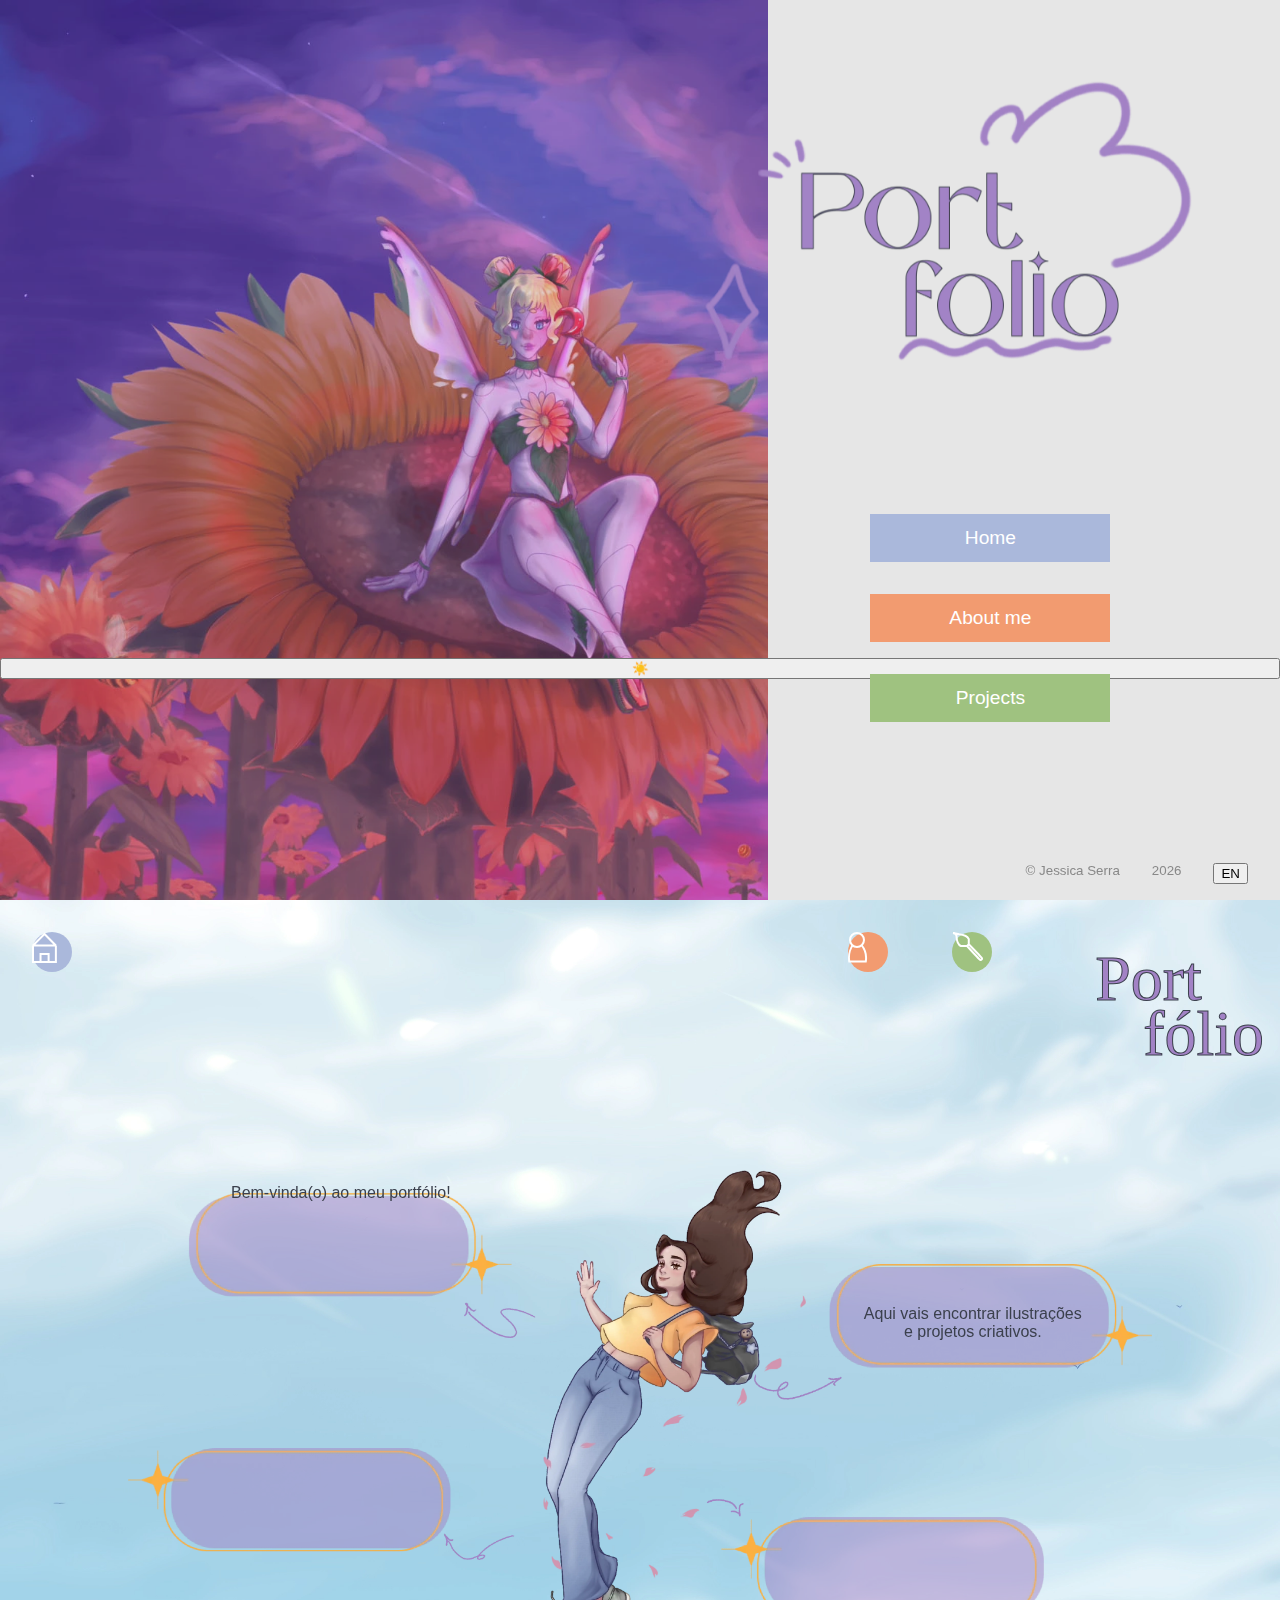
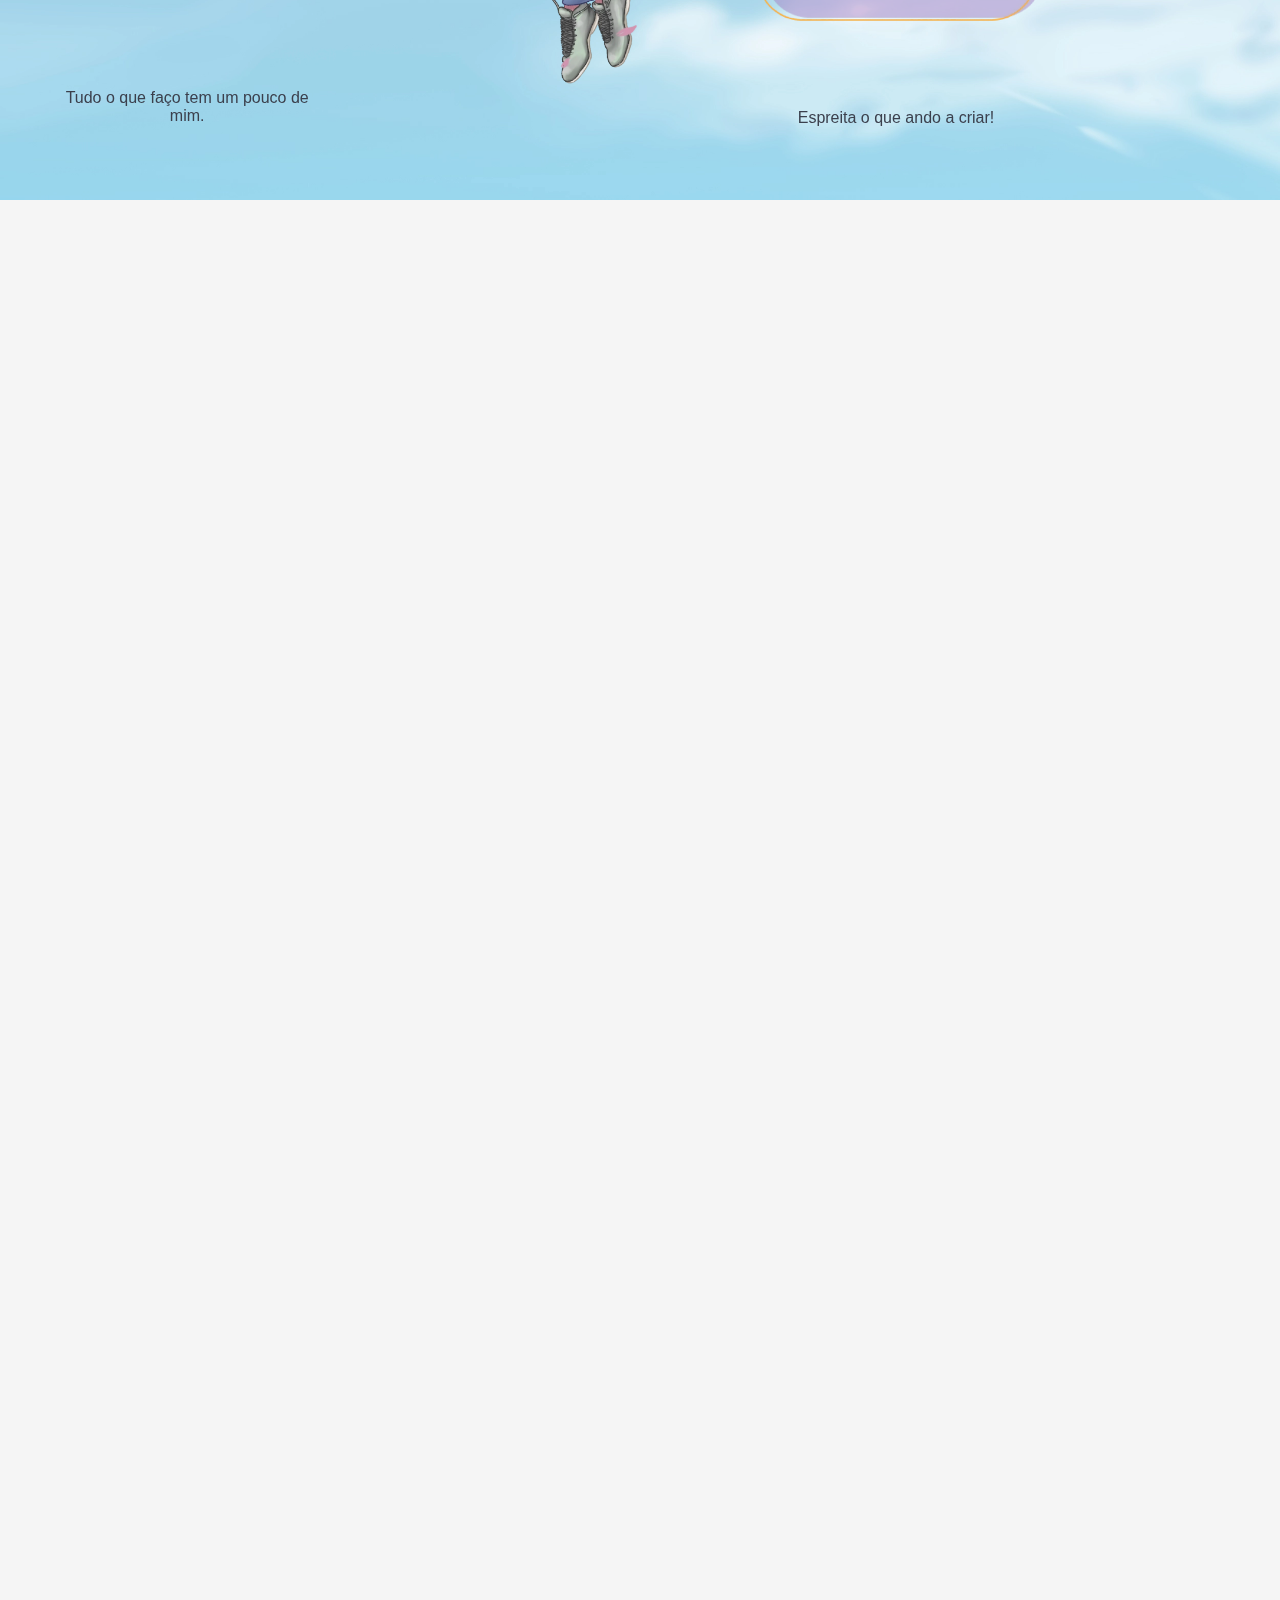
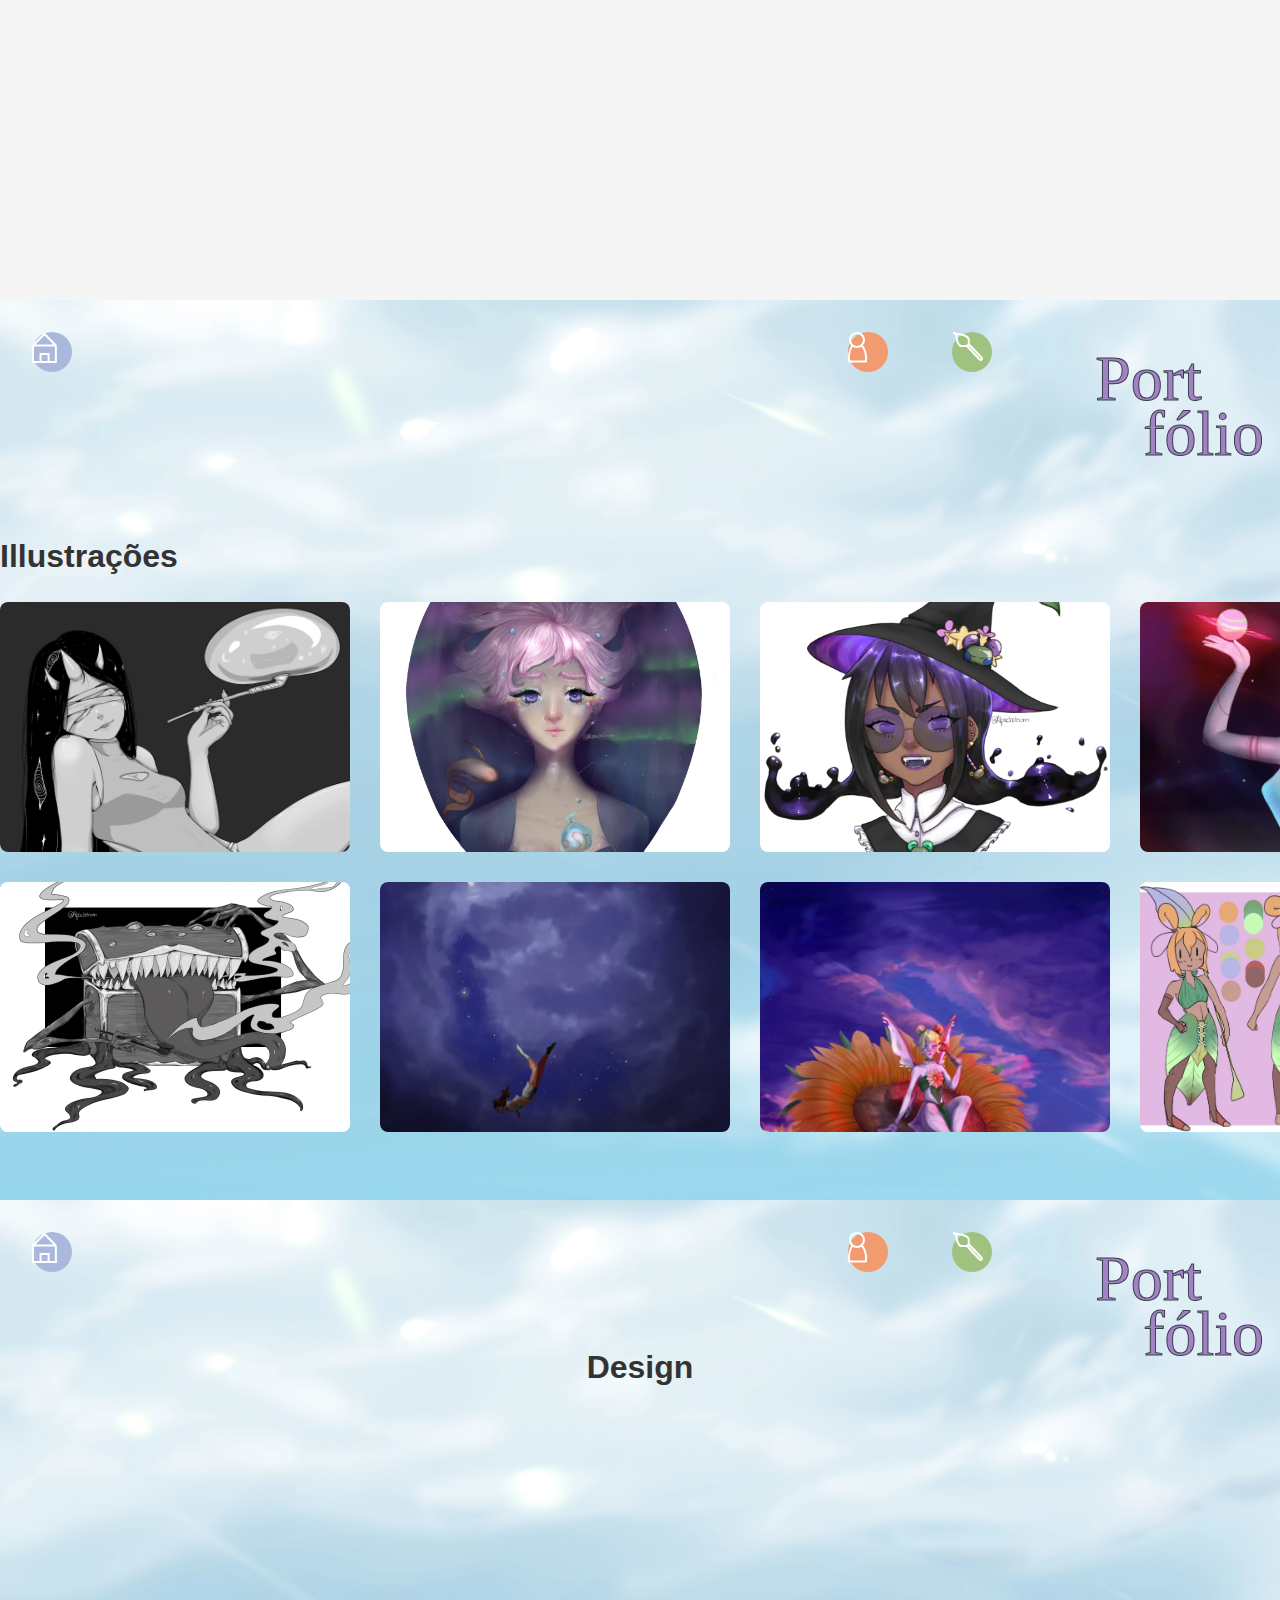
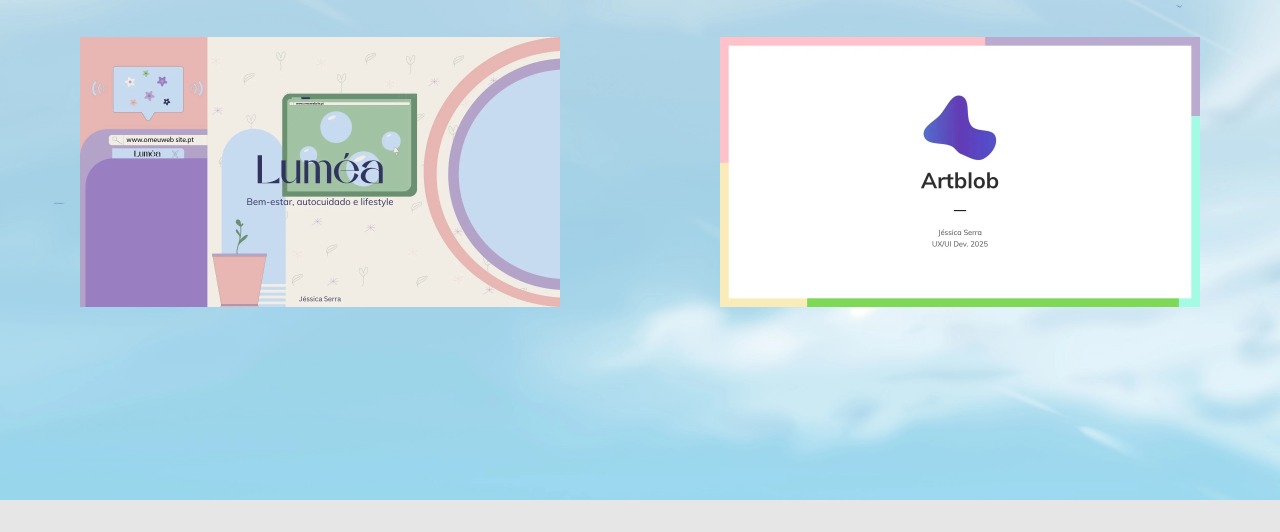
<file: index.html>
<!DOCTYPE html>
<html lang="pt">

<head>
  <meta charset="UTF-8" />
  <meta name="viewport" content="width=device-width, initial-scale=1.0" />
  <title>Digital Bloom</title>

  <meta name="description"
    content="Conheça o portfólio criativo de Jéssica Serra, com projetos de arte digital e design.">
  <meta name="keywords"
    content="Digital Bloom, portfólio criativo, arte digital, design gráfico, desenvolvimento web, Jéssica Serra, ilustrações, Desenho Digital, Projetos de design, UI/UX development, Branding">
  <meta name="author" content="Jéssica Serra">
  <meta name="language" content="Português">

  <link rel="icon" type="image/png" href="./Assets/favicontest3/favicon-32x32.png" sizes="32x32" />
  <link rel="icon" type="image/png" href="./Assets/favicontest3/favicon-16x16.png" sizes="16x16" />

  <link rel="stylesheet" href="./Css/style.css" />

</head>

<body>

  <!-- Bellow is everything that sits on top of the wavy panel background -->
  <main>
    <!-- Background container with an image, an overlay and a wavy panel -->
    <div class="background-container initial-page">
      <div class="bg-img"></div>
      <div class="bg-overlay"></div>
      <div class="wavy-panel"></div>

    </div>

    <div class="content" id="initialpage">
      <div class="squiggles"></div>
      <nav class="nav-buttons"></nav>
      <button class="modebtn" id="darkModeToggle" aria-label="Toggle dark mode">☀️</button>
    </div>

    <!-- These are the horizontally scrolling sections -->
    <div class="scroll-horizontal">
      <div class="sticky-wrapper">
        <div class="element-wrapper">
          <section class="scroll pageHome page" id="home">

            <nav class="navbar">
              <div class="container-fluid">
                <h1 class="portfolio"><a href="#">Port<br><span class="folio">fólio</span></a></h1>
              </div>
              <div class="page-indicators">
                <div class="dot dot-blue" data-page="home"><img src="./Assets/svgs/home.svg" alt="home icon"></div>
                <div class="dot dot-orange" data-page="about"><img src="./Assets/svgs/person.svg" alt="about icon">
                </div>
                <div class="dot dot-green" data-page="projects"><img src="./Assets/svgs/brush.svg" alt="projects icon">
                </div>
              </div>
            </nav>

            <!-- Bellow is the home page content, central image with items and text around it-->
            <div class="central-container">
              <div class="homeimg">
                <img src="./Assets/center_image.webp" alt="illustration with text bubbles around it"
                  class="center-image">
              </div>
              <div class="textbbs">
                <p class="bbtext1">Bem-vinda(o) ao meu portfólio!</p>
                <p class="bbtext2"> Aqui vais encontrar ilustrações <br> e projetos criativos.</p>
                <p class="bbtext3">Tudo o que faço tem um pouco de mim.</p>
                <p class="bbtext4">Espreita o que ando a criar!</p>
              </div>
            </div>
          </section>

          <section class="scroll pageAbout page" id="about">
            <nav class="navbar">
              <div class="container-fluid">
                <h1 class="portfolio"><a href="#">Port<br><span class="folio">fólio</span></a></h1>
              </div>
              <div class="page-indicators">
                <div class="dot dot-blue" data-page="home"><img src="./Assets/svgs/home.svg" alt="home icon"></div>
                <div class="dot dot-orange" data-page="about"><img src="./Assets/svgs/person.svg" alt="about icon">
                </div>
                <div class="dot dot-green" data-page="projects"><img src="./Assets/svgs/brush.svg" alt="projects icon">
                </div>
              </div>
            </nav>
            <div class="about-container">

              <div class="abpanel">
                <img src="./Assets/about_me_panel.png" alt="panel above the background">
              </div>

              <div class="mycontent">

                <div class="divpai">
                  <div class="portrait">
                    <img src="./Assets/headME.webp" alt="portrait illustration">
                  </div>

                  <div class="info-wrapper">
                    <div class="info-block">
                      <p>Nome: <br> Jéssica Serra</p>
                      <p>Email: <br> jessicasofiaserra@gmail.com</p>
                    </div>

                    <div class="icon-links">
                      <a href="https://github.com/Ookamiiie" target="_blank" aria-label="GitHub">
                        <img src="./Assets/Vector.png" alt="GitHub">
                      </a>
                      <a href="https://alpachi.carrd.co" target="_blank" aria-label="Carrd">
                        <img src="./Assets/carrd.png" alt="Carrd">
                      </a>
                      <a href="https://vgen.co/alpachitron" target="_blank" aria-label="VGen">
                        <img src="./Assets/vgen.png" alt="VGen">
                      </a>
                    </div>
                  </div>

                </div>
                <div class="gap">
                  <div class="myself">
                    <p>Olá! Sou a Jéssica, uma mente criativa com uma paixão crescente por tecnologia, desenvolvimento
                      front-end e design de UI/UX. <br>
                      Atualmente, estou a aprender HTML, CSS e JavaScript,
                      e estou sempre entusiasmada para crescer, construir e colaborar.
                    </p>
                  </div>

                  <div class="button-section">
                    <button class="cv-button" id="cvButton">
                      <span class="btn-text">Download do CV</span>
                      <span class="btn-icon">&#10549;</span>
                    </button>
                    <button class="cv-button linkedin-button" id="linkedinButton">
                      <span class="btn-text"> O meu LinkedIn</span>
                      <span class="btn-icon icon-on-white">in</span>
                    </button>
                  </div>
                </div>
              </div>
            </div>
          </section>

          <section class="scroll pageProjects page" id="projects">
            <nav class="navbar">
              <div class="container-fluid">
                <h1 class="portfolio"><a href="#">Port<br><span class="folio">fólio</span></a></h1>
              </div>
              <div class="page-indicators">
                <div class="dot dot-blue" data-page="home"><img src="./Assets/svgs/home.svg" alt="home icon"></div>
                <div class="dot dot-orange" data-page="about"><img src="./Assets/svgs/person.svg" alt="about icon">
                </div>
                <div class="dot dot-green" data-page="projects"><img src="./Assets/svgs/brush.svg" alt="projects icon">
                </div>
              </div>
            </nav>

            <div class="proj-container">
              <div class="side-image">
                <img src="./Assets/project_panels.webp" alt="illustrations of the sky and flowers">
              </div>

              <div class="proj-text">

                <p>Abaixo estão alguns dos meus projetos..</p>
                <p>Faço ilustrações digitalmente em temas variados, mas o meu foco está no feminino e na criação de
                  personagens.</p>
                <p>Também tenho alguns projetos de UI/UX que fazem parte deste portfólio.</p>
                <p>Além disso partilho a minha arte noutras redes sociais, todos os links estão no meu <a
                    href="https://alpachi.carrd.co" class="carrd-link" target="_blank"
                    rel="noopener noreferrer">Carrd</a>.</p>
              </div>
            </div>
          </section>
        </div>
      </div>
    </div>

    <section class="proj-ill">
      <nav class="navbar">
        <div class="container-fluid">
          <h1 class="portfolio"><a href="#">Port<br><span class="folio">fólio</span></a></h1>
        </div>
        <div class="page-indicators">
          <div class="dot dot-blue" data-page="home"><img src="./Assets/svgs/home.svg" alt="home icon"></div>
          <div class="dot dot-orange" data-page="about"><img src="./Assets/svgs/person.svg" alt="about icon">
          </div>
          <div class="dot dot-green" data-page="projects"><img src="./Assets/svgs/brush.svg" alt="projects icon">
          </div>
        </div>
      </nav>

      <div class="gallery-section">
        <h2>Illustrações</h2>
        <div class="gallery">
          <img src="./Assets/Illustrations/Dream.webp" alt="Artwork 1" class="thumb"
            data-description="Inktober Dia 1: Dream (Sonho). Feito digitalmente com PTS2." onclick="openModal(this)">

          <img src="./Assets/Illustrations/Qinni.webp" alt="Artwork 2" class="thumb position"
            data-description="Tributo para a Qinni, a arte dela era inspiradora e unica. 2020. Feito digitalmente com PTS2."
            onclick="openModal(this)">
          <img src="./Assets/Illustrations/Witch.webp" alt="Artwork 1" class="thumb position"
            data-description="Uma bruxa de tinta. Ela é uma personagem que criei. Feito digitalmente com PTS2."
            onclick="openModal(this)">
          <img src="./Assets/Illustrations/mother.webp" alt="Artwork 2" class="thumb"
            data-description="Fiz esta ilustração com inspirada no planeta terra e na Mãe Natureza. Feito digitalmente com PTS2."
            onclick="openModal(this)">
          <img src="./Assets/Illustrations/Treasure.webp" alt="Artwork 1" class="thumb"
            data-description="Inktober Dia 9: Treasure (Tesouro). Feito digitalmente com PTS2."
            onclick="openModal(this)">
          <img src="./Assets/Illustrations/Brunout.webp" alt="Artwork 2" class="thumb position"
            data-description="Fiz esta ilustração com foco nos sentimentos que um burnout traz. Feito digitalmente com PTS2."
            onclick="openModal(this)">
          <img src="./Assets/Illustrations/Fairy.webp" alt="Artwork 1" class="thumb"
            data-description="Uma ilustração com um pouco de fantasia e paisagem. Feito digitalmente com PTS2."
            onclick="openModal(this)">
          <img src="./Assets/Illustrations/2DReference.webp" alt="Artwork 2" class="thumb"
            data-description="Criei esta personagem como teste. O objetivo era pensar num jogo com foco nela. Feito digitalmente com PTS2."
            onclick="openModal(this)">
        </div>
      </div>

      <div id="imageModal" class="modal">
        <span class="close" onclick="closeModal()">&times;</span>
        <div class="modal-wrapper">
          <img class="modal-content" id="modalimg">
          <div class="modal-text" id="modaldesc"></div>
        </div>
      </div>
    </section>

    <section class="proj-design" id="proj-design">

      <nav class="navbar">
        <div class="container-fluid">
          <h1 class="portfolio"><a href="#">Port<br><span class="folio">fólio</span></a></h1>
        </div>
        <div class="page-indicators">
          <div class="dot dot-blue" data-page="home"><img src="./Assets/svgs/home.svg" alt="home icon"></div>
          <div class="dot dot-orange" data-page="about"><img src="./Assets/svgs/person.svg" alt="about icon">
          </div>
          <div class="dot dot-green" data-page="projects"><img src="./Assets/svgs/brush.svg" alt="projects icon">
          </div>
        </div>
      </nav>

      <div class="gallery-sectionD">
        <h2>Design</h2>
        <div class="galleryD">
          <a href="./PT/Project1.html" class=" popup"><img src="./Assets/Design/lumeaS1.webp" alt="Luméa"></a>
          <a href="./PT/Project2.html" class=" popup"><img src="./Assets/Design/Artblob.webp" alt="Artblob"></a>
        </div>
      </div>
    </section>

    <!-- Footer -->
    <footer class="text-end">
      <small>© Jessica Serra</small>
      <small id="year">2025</small>
      <button class="lang-toggle" onclick="toggleLanguage()">EN</button>
    </footer>

  </main>

  <script src="./js/mainscript.js"></script>
</body>

</html>
</file>
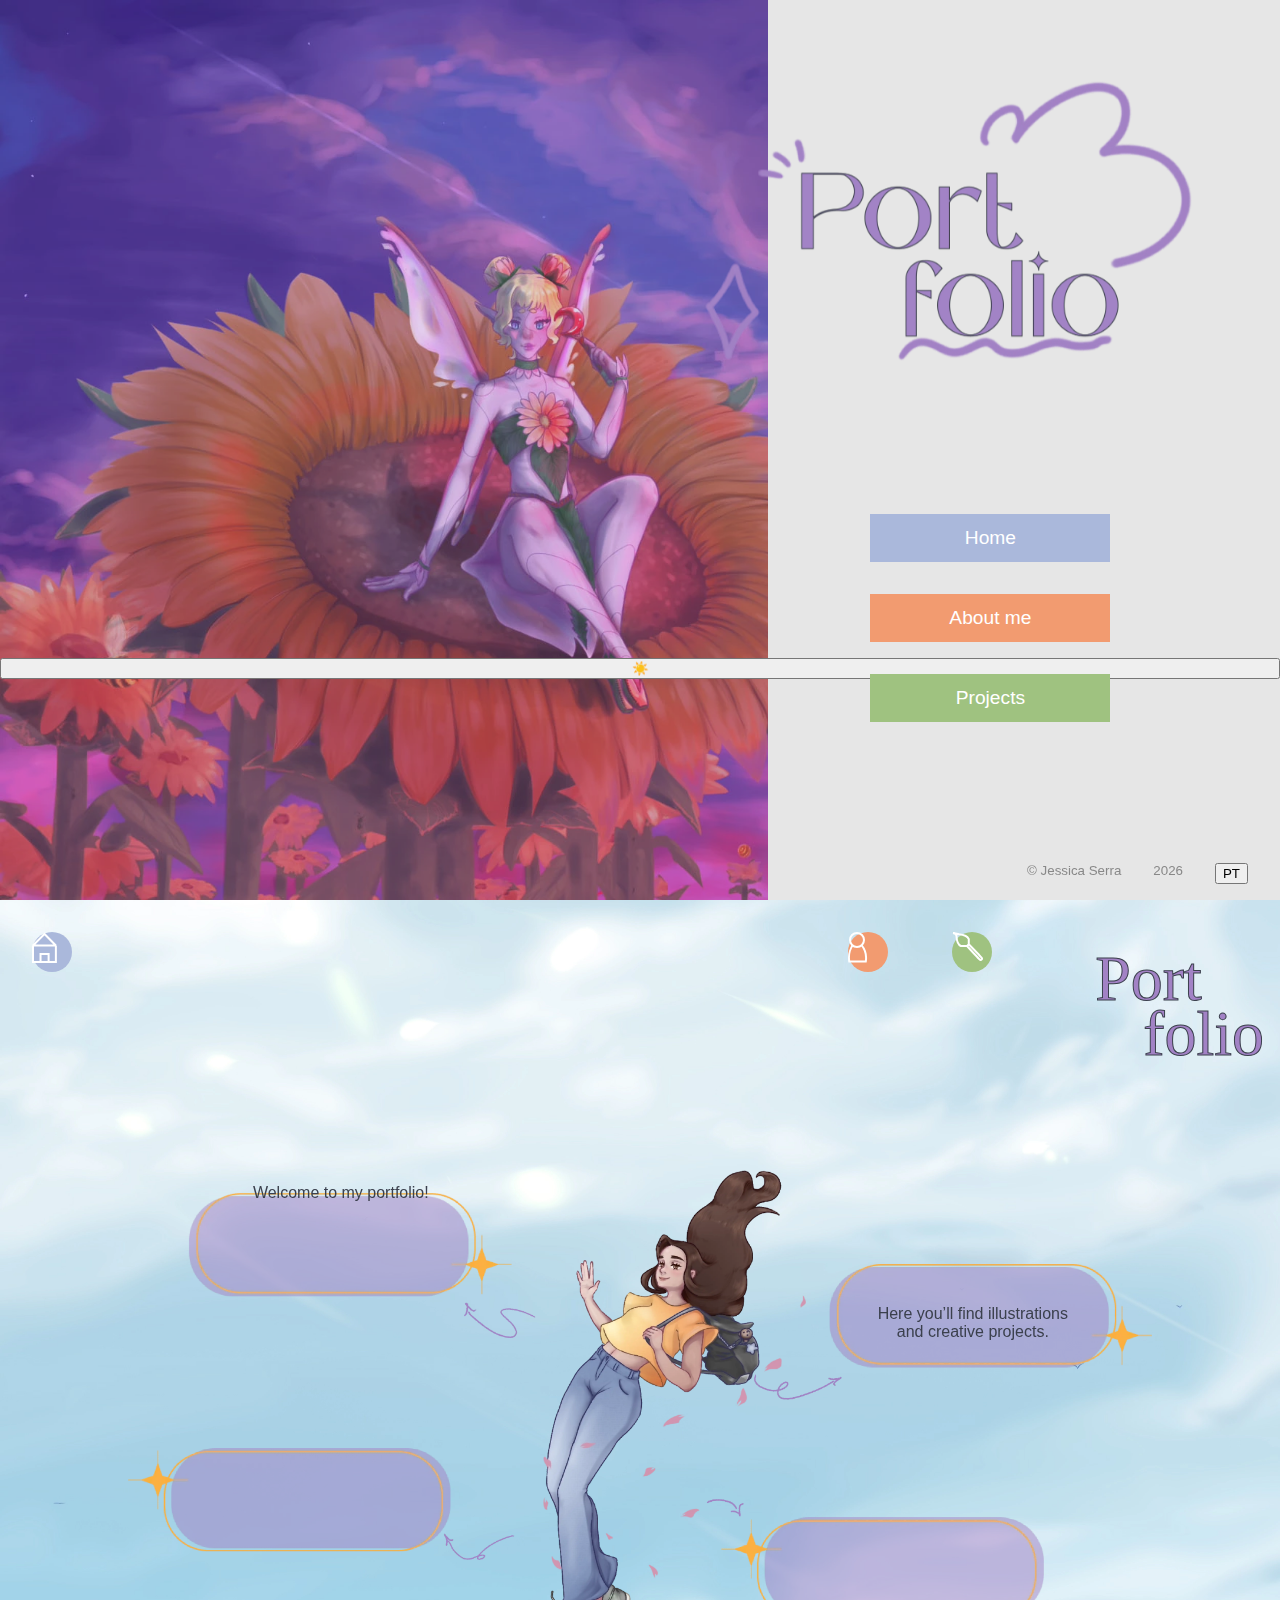
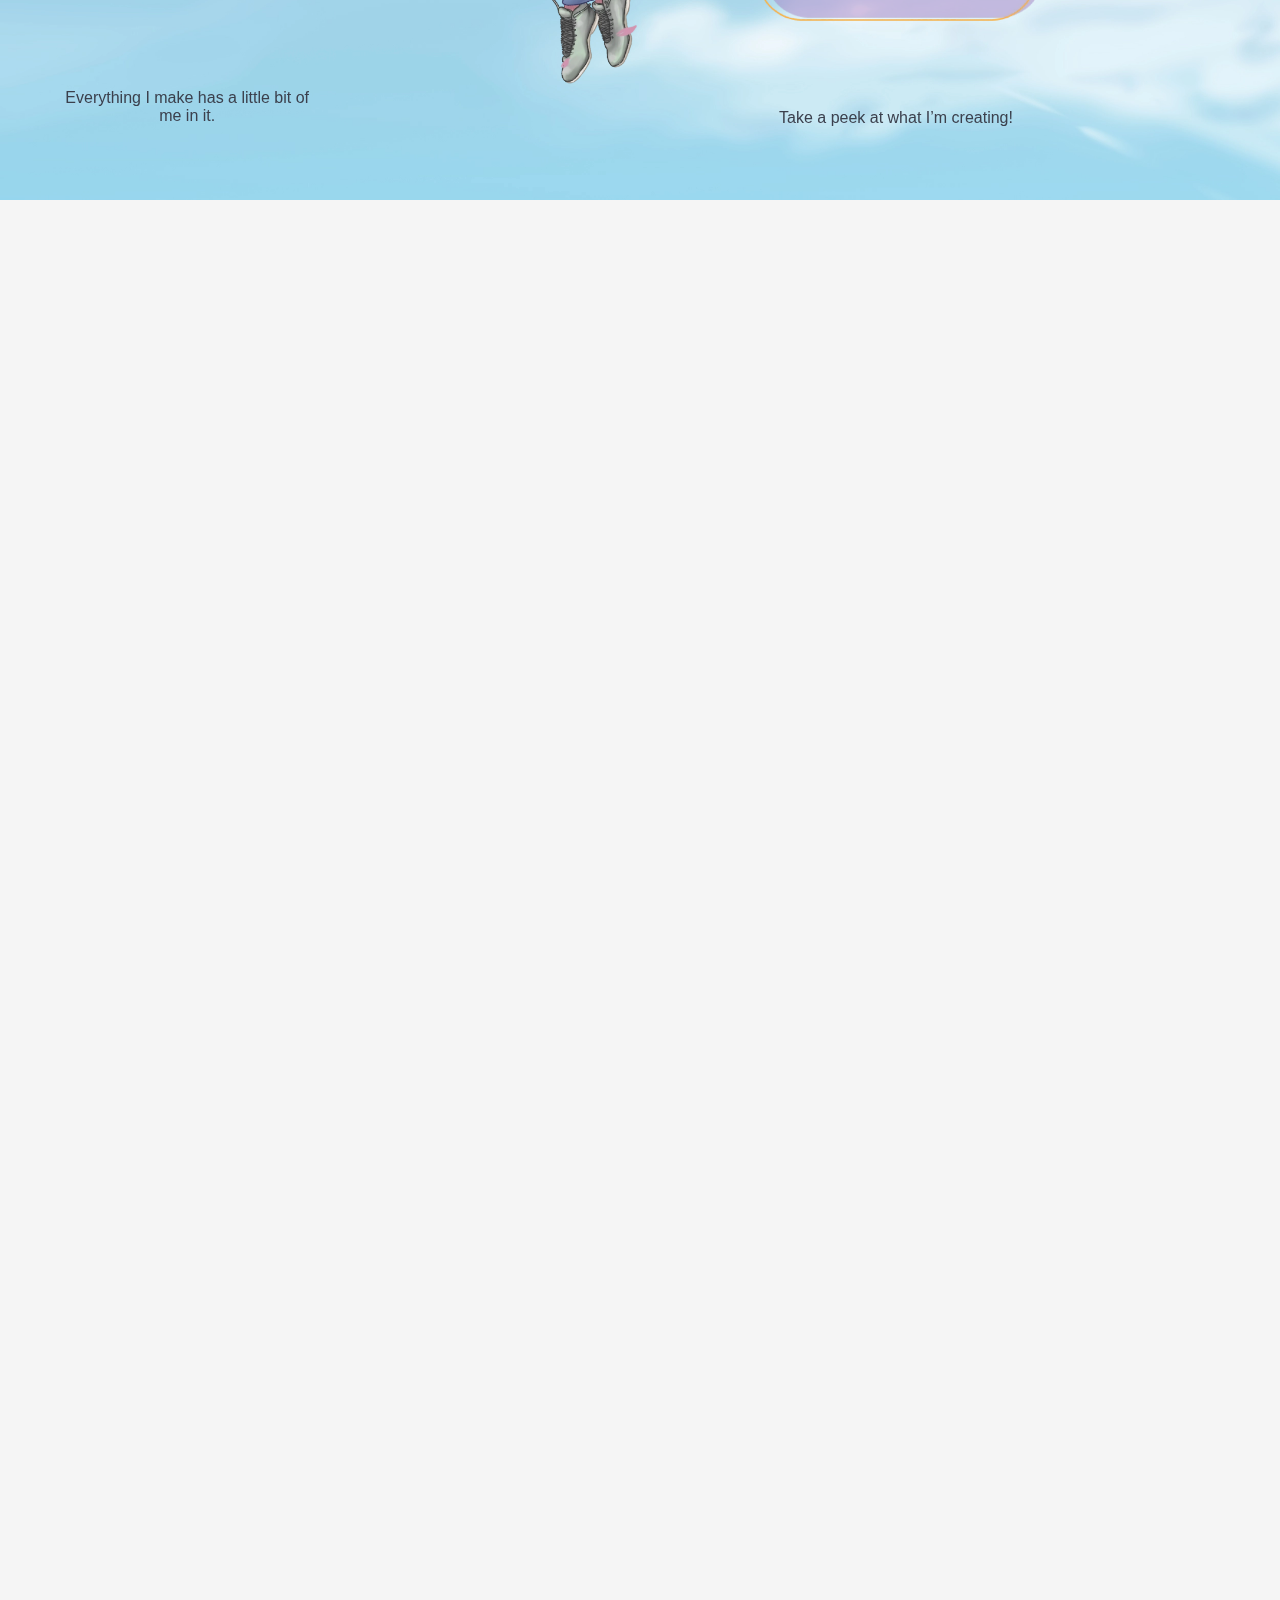
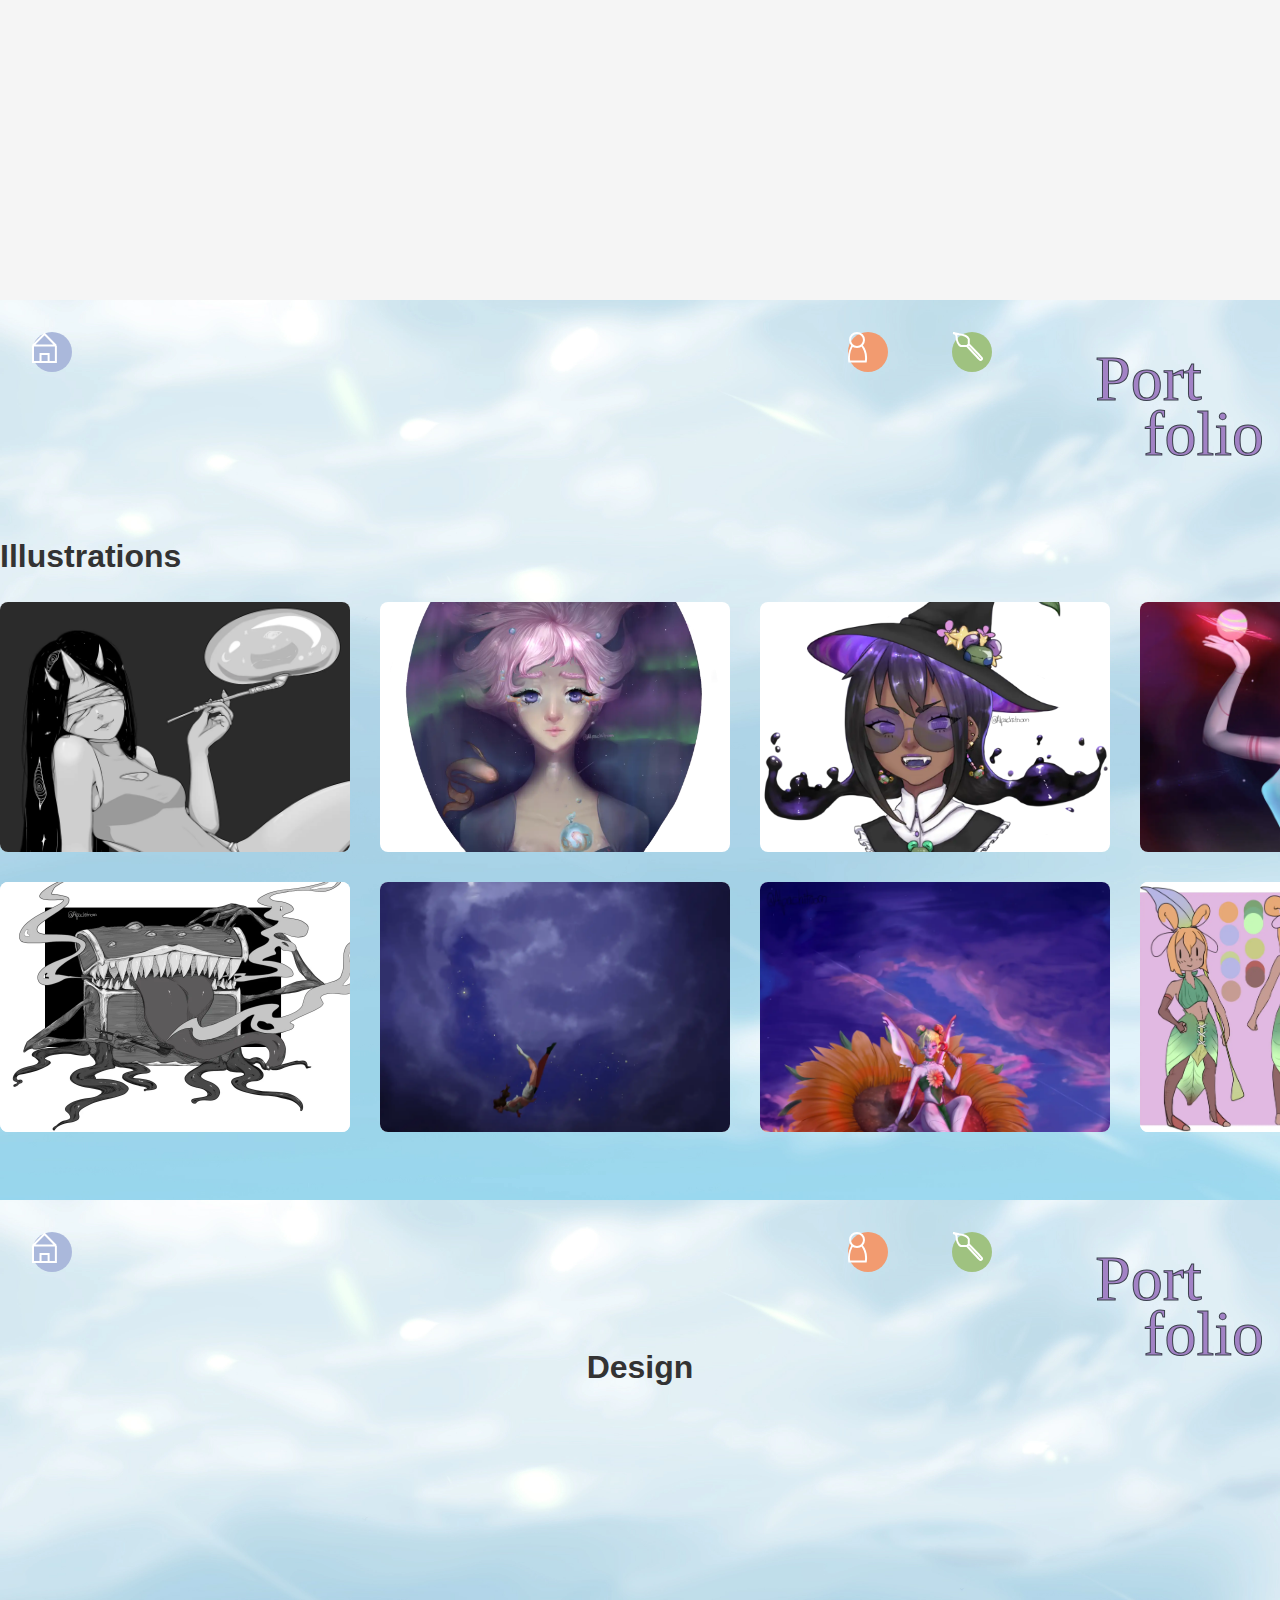
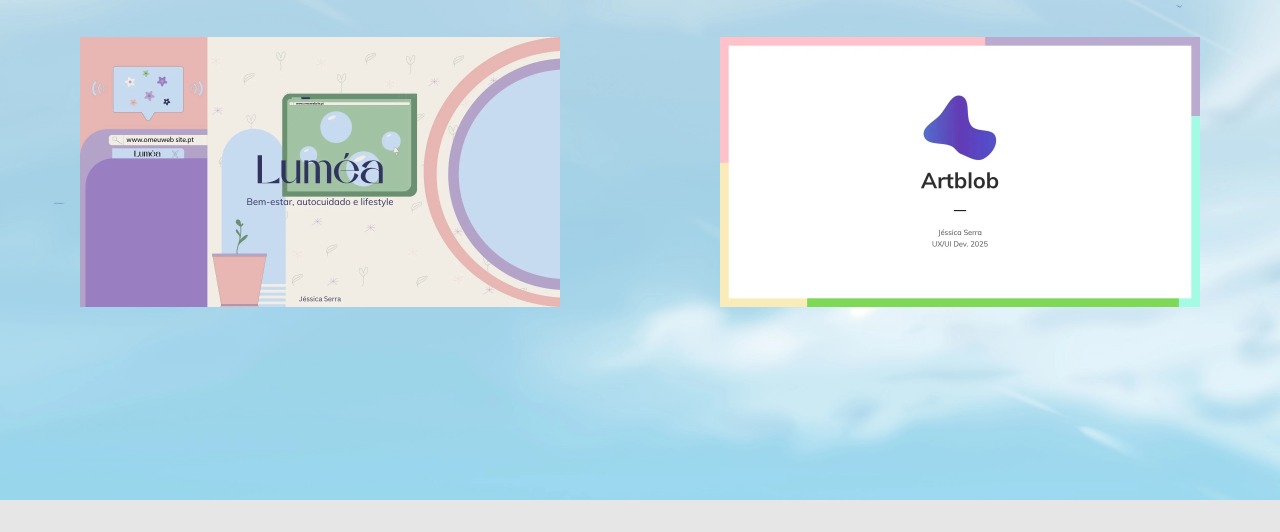
<file: EN/index.html>
<!DOCTYPE html>
<html lang="en-US">

<head>
  <meta charset="UTF-8" />
  <meta name="viewport" content="width=device-width, initial-scale=1.0" />
  <title>Digital Bloom</title>

  <meta name="description"
    content="Explore the creative portfolio of Jéssica Serra, featuring digital art and design projects.">
  <meta name="keywords"
    content="Digital Bloom, creative portfolio, digital art, graphic design, web development, Jéssica Serra, illustrations, digital drawing, design projects, UI/UX development, branding">
  <meta name="author" content="Jéssica Serra">
  <meta name="language" content="English">


  <link rel="icon" type="image/png" href="../Assets/favicontest3/favicon-32x32.png" sizes="32x32" />
  <link rel="icon" type="image/png" href="../Assets/favicontest3/favicon-16x16.png" sizes="16x16" />


  <link rel="stylesheet" href="../Css/style.css" />

</head>

<body>

  <!-- Bellow is everything that sits on top of the wavy panel background -->
  <main>
    <!-- Background container with an image, an overlay and a wavy panel -->
    <div class="background-container initial-page">
      <div class="bg-img"></div>
      <div class="bg-overlay"></div>
      <div class="wavy-panel"></div>

    </div>

    <div class="content" id="initialpage">
      <div class="squiggles"></div>
      <nav class="nav-buttons"></nav>
      <button class="modebtn" id="darkModeToggle" aria-label="Toggle dark mode">☀️</button>
    </div>

    <!-- These are the horizontally scrolling sections -->
    <div class="scroll-horizontal">
      <div class="sticky-wrapper">
        <div class="element-wrapper">
          <section class="scroll pageHome page" id="home">

            <nav class="navbar">
              <div class="container-fluid">
                <h1 class="portfolio"><a href="#">Port<br><span class="folio">folio</span></a></h1>
              </div>
              <div class="page-indicators">
                <div class="dot dot-blue" data-page="home"><img src="../Assets/svgs/home.svg" alt="home icon"></div>
                <div class="dot dot-orange" data-page="about"><img src="../Assets/svgs/person.svg" alt="about icon">
                </div>
                <div class="dot dot-green" data-page="projects"><img src="../Assets/svgs/brush.svg" alt="projects icon">
                </div>
              </div>
            </nav>

            <!-- Bellow is the home page content, central image with items and text around it-->
            <div class="central-container">
              <div class="homeimg">
                <img src="../Assets/center_image.webp" alt="illustration with text bubbles around it"
                  class="center-image">
              </div>
              <div class="textbbs">
                <p class="bbtext1">Welcome to my portfolio!</p>
                <p class="bbtext2">Here you’ll find illustrations <br> and creative projects.</p>
                <p class="bbtext3">Everything I make has a little bit of me in it.</p>
                <p class="bbtext4">Take a peek at what I’m creating!</p>
              </div>
            </div>
          </section>

          <section class="scroll pageAbout page" id="about">
            <nav class="navbar">
              <div class="container-fluid">
                <h1 class="portfolio"><a href="#">Port<br><span class="folio">folio</span></a></h1>
              </div>
              <div class="page-indicators">
                <div class="dot dot-blue" data-page="home"><img src="../Assets/svgs/home.svg" alt="home icon"></div>
                <div class="dot dot-orange" data-page="about"><img src="../Assets/svgs/person.svg" alt="about icon">
                </div>
                <div class="dot dot-green" data-page="projects"><img src="../Assets/svgs/brush.svg" alt="projects icon">
                </div>
              </div>
            </nav>
            <div class="about-container">

              <div class="abpanel">
                <img src="../Assets/about_me_panel.png" alt="panel above the background">
              </div>

              <div class="mycontent">

                <div class="divpai">
                  <div class="portrait">
                    <img src="../Assets/headME.webp" alt="portrait illustration">
                  </div>

                  <div class="info-wrapper">
                    <div class="info-block">
                      <p>Name: <br> Jéssica Serra</p>
                      <p>Email: <br> jessicasofiaserra@gmail.com</p>
                    </div>

                    <div class="icon-links">
                      <a href="https://github.com/Ookamiiie" target="_blank" aria-label="GitHub">
                        <img src="../Assets/Vector.png" alt="GitHub">
                      </a>
                      <a href="https://alpachi.carrd.co" target="_blank" aria-label="Carrd">
                        <img src="../Assets/carrd.png" alt="Carrd">
                      </a>
                      <a href="https://vgen.co/alpachitron" target="_blank" aria-label="VGen">
                        <img src="../Assets/vgen.png" alt="VGen">
                      </a>
                    </div>
                  </div>

                </div>
                <div class="gap">
                  <div class="myself">
                    <p>Hiya! I’m Jéssica, a creative mind with a growing passion for technology, front-end development,
                      and UI/UX design. <br>
                      I’m currently learning HTML, CSS, and JavaScript, and I’m always excited to grow, build, and
                      collaborate.</p>
                    </p>
                  </div>

                  <div class="button-section">
                    <button class="cv-button" id="cvButton">
                      <span class="btn-text">Download my CV</span>
                      <span class="btn-icon">&#10549;</span>
                    </button>
                    <button class="cv-button linkedin-button" id="linkedinButton">
                      <span class="btn-text"> My LinkedIn</span>
                      <span class="btn-icon icon-on-white">in</span>
                    </button>
                  </div>
                </div>
              </div>
            </div>
          </section>

          <section class="scroll pageProjects page" id="projects">
            <nav class="navbar">
              <div class="container-fluid">
                <h1 class="portfolio"><a href="#">Port<br><span class="folio">folio</span></a></h1>
              </div>
              <div class="page-indicators">
                <div class="dot dot-blue" data-page="home"><img src="../Assets/svgs/home.svg" alt="home icon"></div>
                <div class="dot dot-orange" data-page="about"><img src="../Assets/svgs/person.svg" alt="about icon">
                </div>
                <div class="dot dot-green" data-page="projects"><img src="../Assets/svgs/brush.svg" alt="projects icon">
                </div>
              </div>
            </nav>

            <div class="proj-container">
              <div class="side-image">
                <img src="../Assets/project_panels.webp" alt="illustrations of the sky and flowers">
              </div>

              <div class="proj-text">

                <p>Here are some of my projects.</p>
                <p>I create digital illustrations in various themes, but my main focus is the femininity and character
                  design.</p>
                <p>I also have some UI/UX projects that are part of this portfolio.</p>
                <p>I share my art on other social platforms too, all the links are on my <a
                    href="https://alpachi.carrd.co" class="carrd-link" target="_blank"
                    rel="noopener noreferrer">Carrd</a>.</p>
              </div>
            </div>
          </section>
        </div>
      </div>
    </div>

    <section class="proj-ill">
      <nav class="navbar">
        <div class="container-fluid">
          <h1 class="portfolio"><a href="#">Port<br><span class="folio">folio</span></a></h1>
        </div>
        <div class="page-indicators">
          <div class="dot dot-blue" data-page="home"><img src="../Assets/svgs/home.svg" alt="home icon"></div>
          <div class="dot dot-orange" data-page="about"><img src="../Assets/svgs/person.svg" alt="about icon">
          </div>
          <div class="dot dot-green" data-page="projects"><img src="../Assets/svgs/brush.svg" alt="projects icon">
          </div>
        </div>
      </nav>

      <div class="gallery-section">
        <h2>Illustrations</h2>
        <div class="gallery">
          <img src="../Assets/Illustrations/Dream.webp" alt="Artwork 1" class="thumb"
            data-description="Inktober Day 1: Dream. Made digitally in PTS2." onclick="openModal(this)">

          <img src="../Assets/Illustrations/Qinni.webp" alt="Artwork 2" class="thumb position"
            data-description="Tribute to Qinni — her art was inspiring and unique. 2020. Made digitally in PTS2."
            onclick="openModal(this)">
          <img src="../Assets/Illustrations/Witch.webp" alt="Artwork 1" class="thumb position"
            data-description="An ink witch. She’s a character I created. Made digitally in PTS2."
            onclick="openModal(this)">
          <img src="../Assets/Illustrations/mother.webp" alt="Artwork 2" class="thumb"
            data-description="Inspired by planet Earth and Mother Nature. Made digitally in PTS2."
            onclick="openModal(this)">
          <img src="../Assets/Illustrations/Treasure.webp" alt="Artwork 1" class="thumb"
            data-description="Inktober Day 9: Treasure. Made digitally in PTS2." onclick="openModal(this)">
          <img src="../Assets/Illustrations/Brunout.webp" alt="Artwork 2" class="thumb position"
            data-description="An illustration focused on the feelings of burnout. Made digitally in PTS2."
            onclick="openModal(this)">
          <img src="../Assets/Illustrations/Fairy.webp" alt="Artwork 1" class="thumb"
            data-description="A bit of fantasy and landscape. Made digitally in PTS2." onclick="openModal(this)">
          <img src="../Assets/Illustrations/2DReference.webp" alt="Artwork 2" class="thumb"
            data-description="Created this character as a test. The idea was to imagine a game around her. Made digitally in PTS2."
            onclick="openModal(this)">
        </div>
      </div>

      <div id="imageModal" class="modal">
        <span class="close" onclick="closeModal()">&times;</span>
        <div class="modal-wrapper">
          <img class="modal-content" id="modalimg">
          <div class="modal-text" id="modaldesc"></div>
        </div>
      </div>
    </section>

    <section class="proj-design" id="proj-design">

      <nav class="navbar">
        <div class="container-fluid">
          <h1 class="portfolio"><a href="#">Port<br><span class="folio">folio</span></a></h1>
        </div>
        <div class="page-indicators">
          <div class="dot dot-blue" data-page="home"><img src="../Assets/svgs/home.svg" alt="home icon"></div>
          <div class="dot dot-orange" data-page="about"><img src="../Assets/svgs/person.svg" alt="about icon">
          </div>
          <div class="dot dot-green" data-page="projects"><img src="../Assets/svgs/brush.svg" alt="projects icon">
          </div>
        </div>
      </nav>

      <div class="gallery-sectionD">
        <h2>Design</h2>
        <div class="galleryD">
          <a href="Project1.html" class=" popup"><img src="../Assets/Design/lumeaS1.webp" alt="Luméa"></a>
          <a href="Project2.html" class=" popup"><img src="../Assets/Design/Artblob.webp" alt="Artblob"></a>
        </div>
      </div>
    </section>

    <!-- Footer -->
    <footer class="text-end">
      <small>© Jessica Serra</small>
      <small id="year">2025</small>
      <button class="lang-toggle" onclick="toggleLanguage()">PT</button>
    </footer>

  </main>

  <script src="../js/mainscript.js"></script>
</body>

</html>
</file>
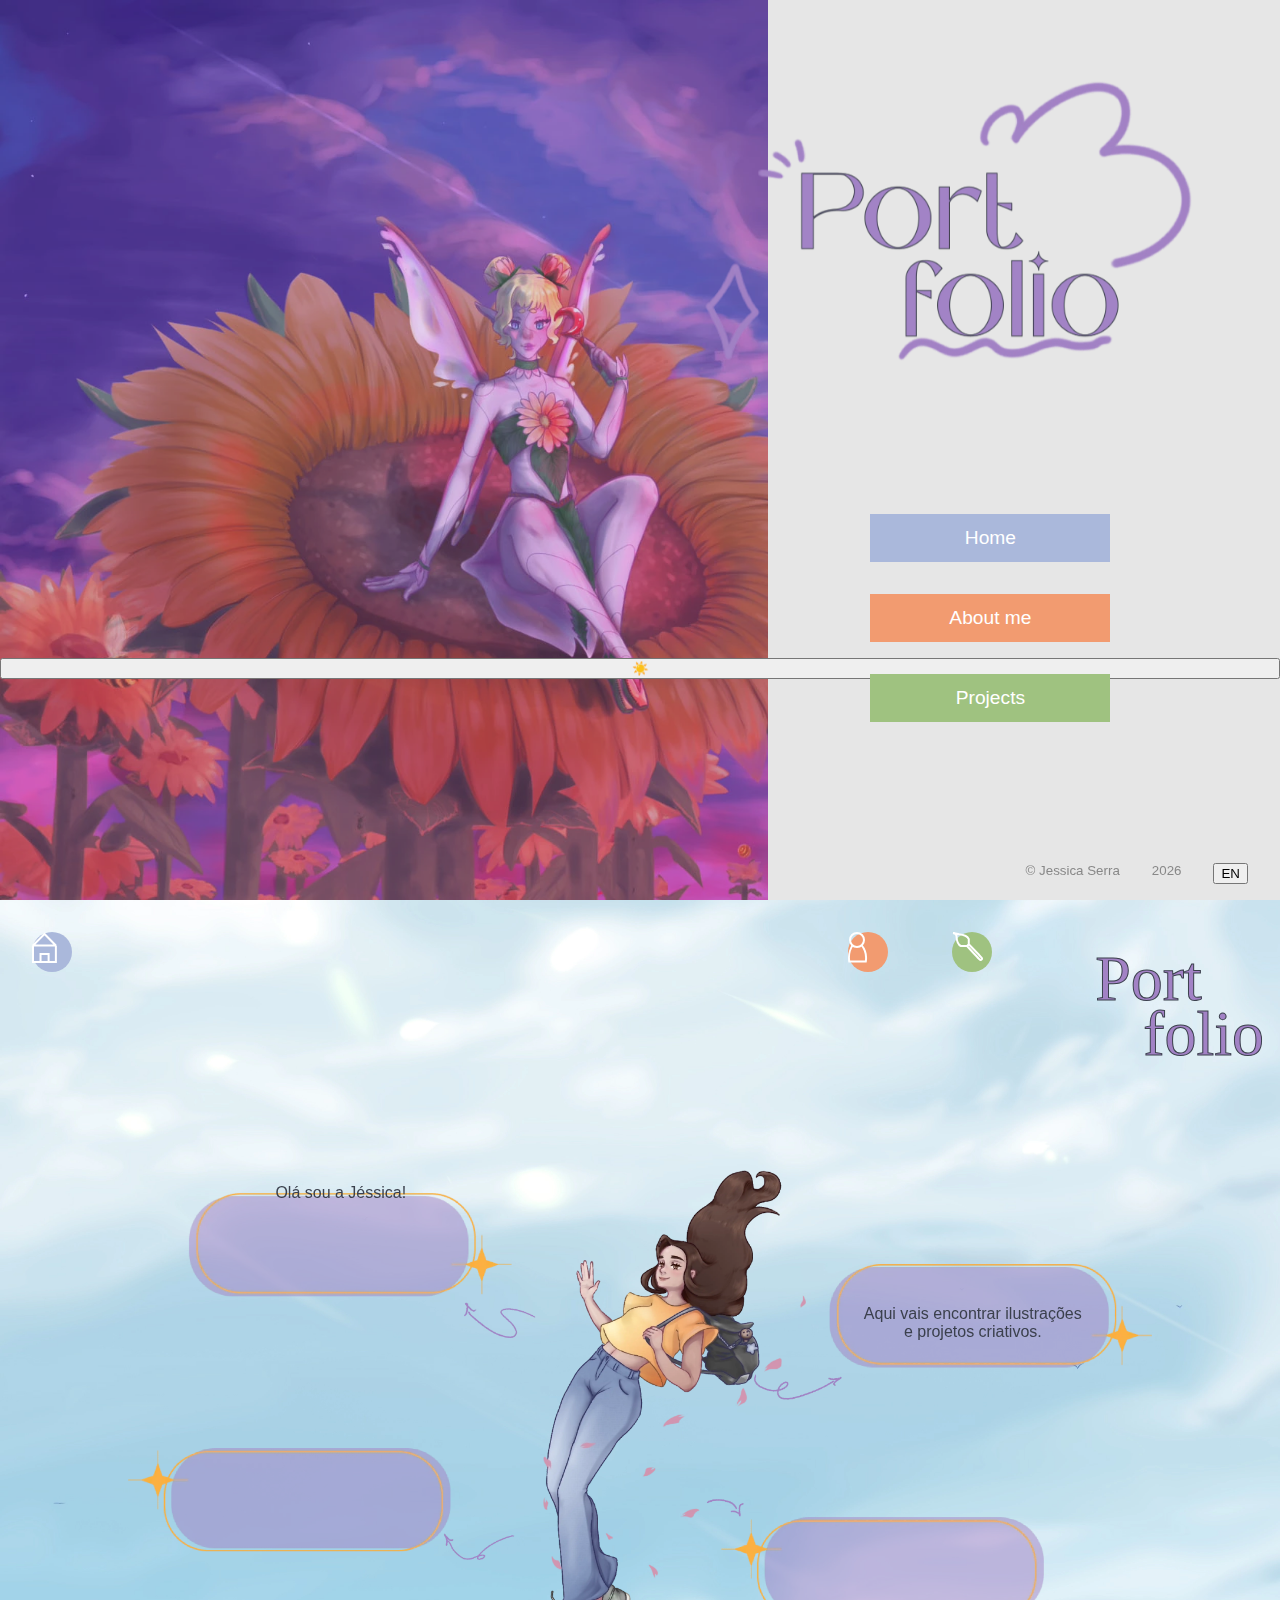
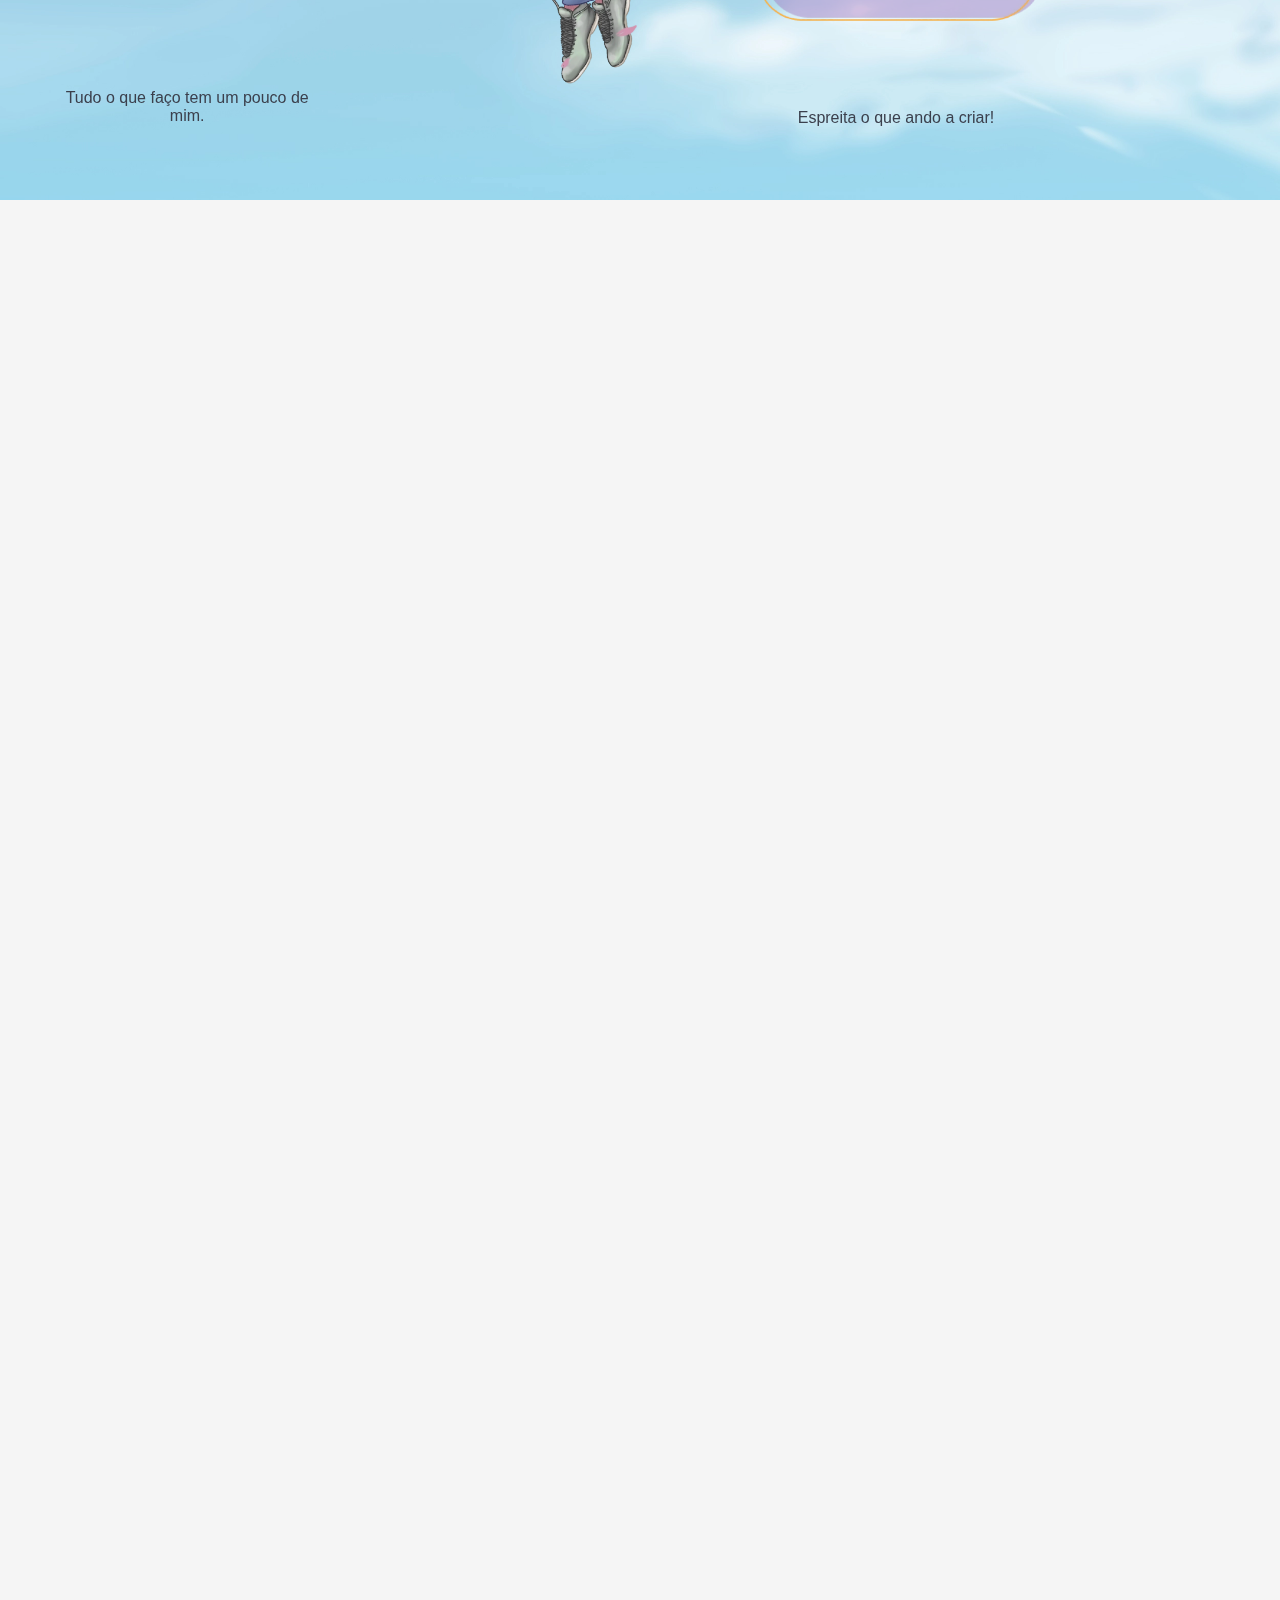
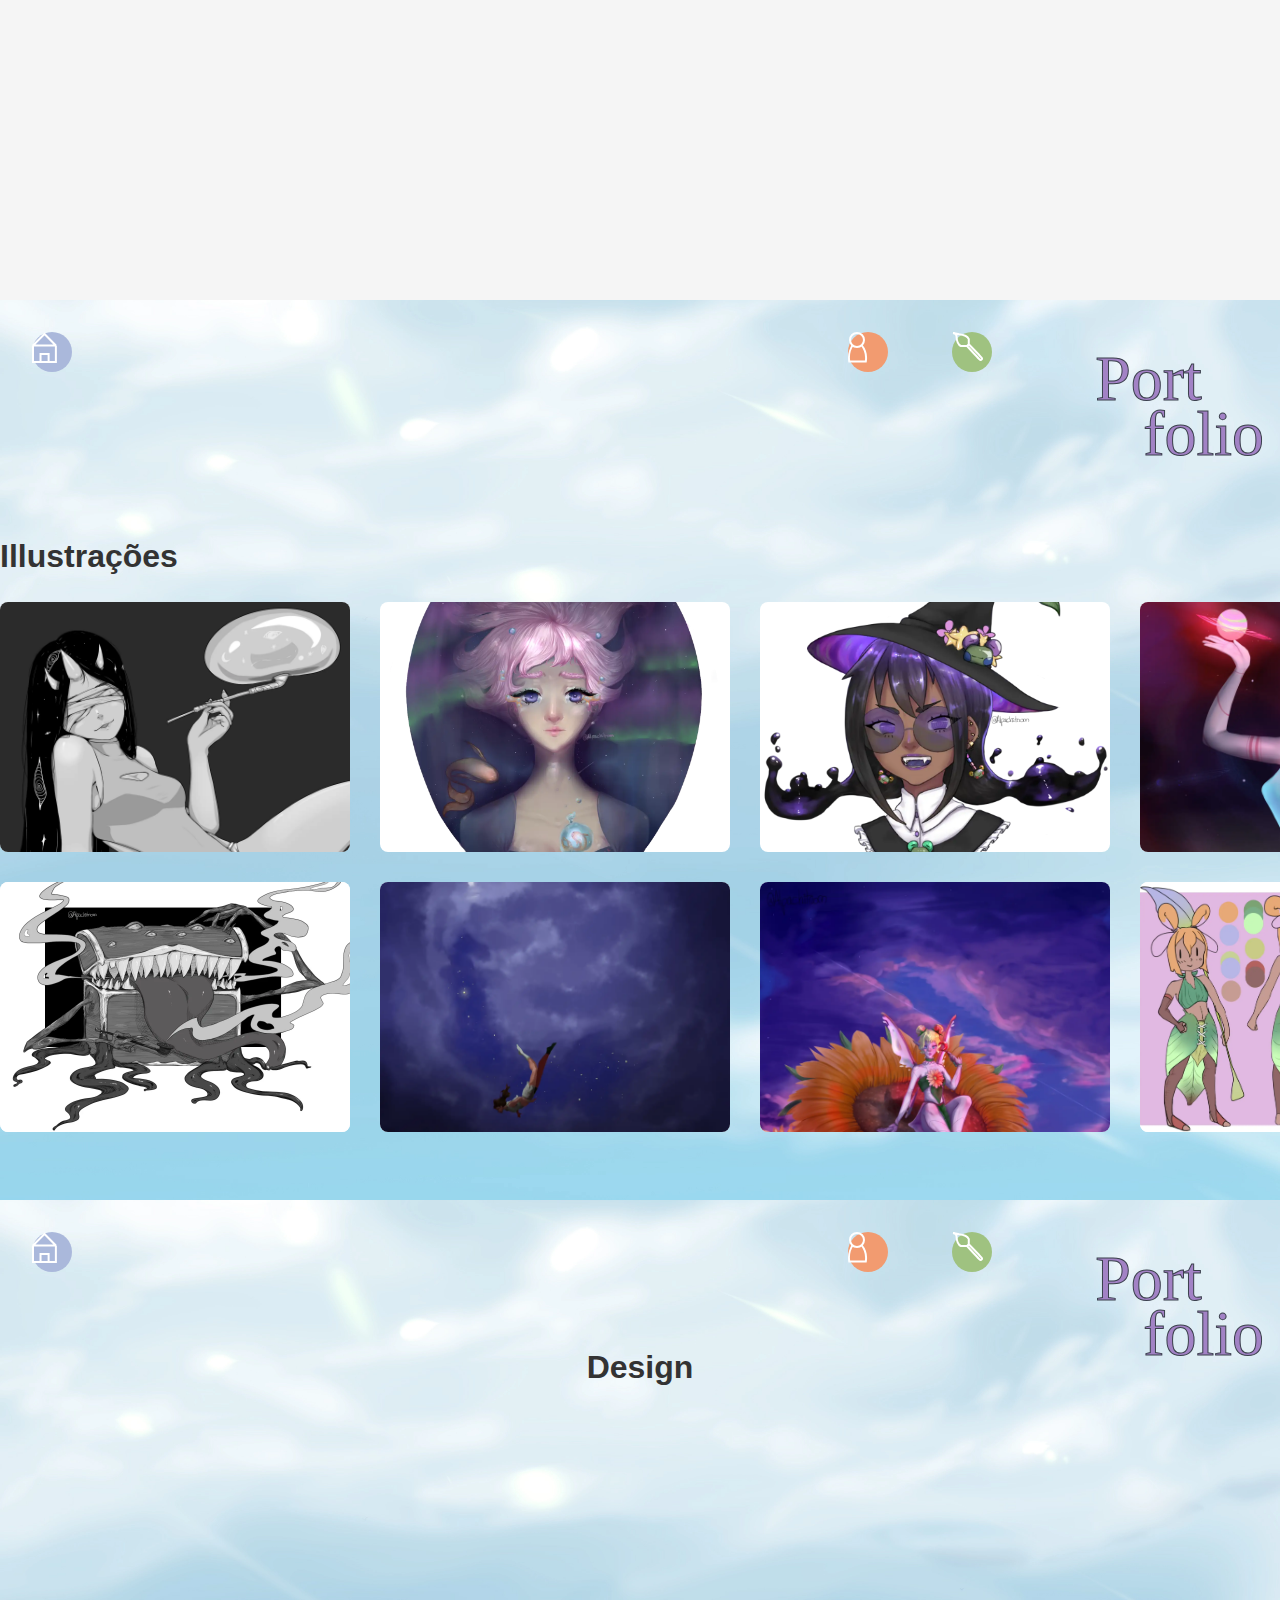
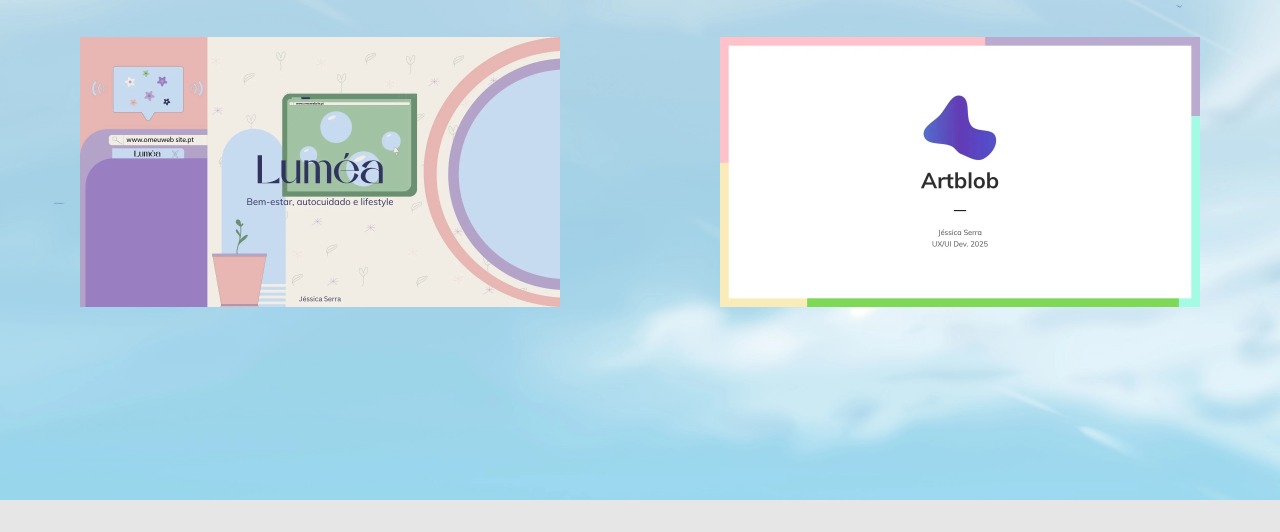
<file: PT/index.html>
<!DOCTYPE html>
<html lang="pt">

<head>
  <meta charset="UTF-8" />
  <meta name="viewport" content="width=device-width, initial-scale=1.0" />
  <title>Digital Bloom</title>

  <meta name="description"
    content="Conheça o portfólio criativo de Jéssica Serra, com projetos de arte digital e design.">
  <meta name="keywords"
    content="Digital Bloom, portfólio criativo, arte digital, design gráfico, desenvolvimento web, Jéssica Serra, ilustrações, Desenho Digital, Projetos de design, UI/UX development, Branding">
  <meta name="author" content="Jéssica Serra">
  <meta name="language" content="Português">

  <link rel="icon" type="image/png" href="../Assets/favicontest3/favicon-32x32.png" sizes="32x32" />
  <link rel="icon" type="image/png" href="../Assets/favicontest3/favicon-16x16.png" sizes="16x16" />

  <link rel="stylesheet" href="../Css/style.css" />

</head>

<body>

  <!-- Bellow is everything that sits on top of the wavy panel background -->
  <main>
    <!-- Background container with an image, an overlay and a wavy panel -->
    <div class="background-container initial-page">
      <div class="bg-img"></div>
      <div class="bg-overlay"></div>
      <div class="wavy-panel"></div>

    </div>

    <div class="content" id="initialpage">
      <div class="squiggles"></div>
      <nav class="nav-buttons"></nav>
      <button class="modebtn" id="darkModeToggle" aria-label="Toggle dark mode">☀️</button>
    </div>

    <!-- These are the horizontally scrolling sections -->
    <div class="scroll-horizontal">
      <div class="sticky-wrapper">
        <div class="element-wrapper">
          <section class="scroll pageHome page" id="home">

            <nav class="navbar">
              <div class="container-fluid">
                <h1 class="portfolio"><a href="#">Port<br><span class="folio">folio</span></a></h1>
              </div>
              <div class="page-indicators">
                <div class="dot dot-blue" data-page="home"><img src="../Assets/svgs/home.svg" alt="home icon"></div>
                <div class="dot dot-orange" data-page="about"><img src="../Assets/svgs/person.svg" alt="about icon">
                </div>
                <div class="dot dot-green" data-page="projects"><img src="../Assets/svgs/brush.svg" alt="projects icon">
                </div>
              </div>
            </nav>

            <!-- Bellow is the home page content, central image with items and text around it-->
            <div class="central-container">
              <div class="homeimg">
                <img src="../Assets/center_image.webp" alt="illustration with text bubbles around it"
                  class="center-image">
              </div>
              <div class="textbbs">
                <p class="bbtext1">Olá sou a Jéssica!</p>
                <p class="bbtext2"> Aqui vais encontrar ilustrações <br> e projetos criativos.</p>
                <p class="bbtext3">Tudo o que faço tem um pouco de mim.</p>
                <p class="bbtext4">Espreita o que ando a criar!</p>
              </div>
            </div>
          </section>

          <section class="scroll pageAbout page" id="about">
            <nav class="navbar">
              <div class="container-fluid">
                <h1 class="portfolio"><a href="#">Port<br><span class="folio">folio</span></a></h1>
              </div>
              <div class="page-indicators">
                <div class="dot dot-blue" data-page="home"><img src="../Assets/svgs/home.svg" alt="home icon"></div>
                <div class="dot dot-orange" data-page="about"><img src="../Assets/svgs/person.svg" alt="about icon">
                </div>
                <div class="dot dot-green" data-page="projects"><img src="../Assets/svgs/brush.svg" alt="projects icon">
                </div>
              </div>
            </nav>
            <div class="about-container">

              <div class="abpanel">
                <img src="../Assets/about_me_panel.png" alt="panel above the background">
              </div>

              <div class="mycontent">

                <div class="divpai">
                  <div class="portrait">
                    <img src="../Assets/headME.webp" alt="portrait illustration">
                  </div>

                  <div class="info-wrapper">
                    <div class="info-block">
                      <p>Nome: <br> Jéssica Serra</p>
                      <p>Email: <br> jessicasofiaserra@gmail.com</p>
                    </div>

                    <div class="icon-links">
                      <a href="https://github.com/Ookamiiie" target="_blank" aria-label="GitHub">
                        <img src="../Assets/Vector.png" alt="GitHub">
                      </a>
                      <a href="https://alpachi.carrd.co" target="_blank" aria-label="Carrd">
                        <img src="../Assets/carrd.png" alt="Carrd">
                      </a>
                      <a href="https://vgen.co/alpachitron" target="_blank" aria-label="VGen">
                        <img src="../Assets/vgen.png" alt="VGen">
                      </a>
                    </div>
                  </div>

                </div>
                <div class="gap">
                  <div class="myself">
                    <p>Olá! Sou a Jéssica, uma mente criativa com uma paixão crescente por tecnologia, desenvolvimento
                      front-end e design de UI/UX. <br>
                      Atualmente, estou a aprender HTML, CSS e JavaScript,
                      e estou sempre entusiasmada para crescer, construir e colaborar.
                    </p>
                  </div>

                  <div class="button-section">
                    <button class="cv-button" id="cvButton">
                      <span class="btn-text">Download do CV</span>
                      <span class="btn-icon">&#10549;</span>
                    </button>
                    <button class="cv-button linkedin-button" id="linkedinButton">
                      <span class="btn-text"> O meu LinkedIn</span>
                      <span class="btn-icon icon-on-white">in</span>
                    </button>
                  </div>
                </div>
              </div>
            </div>
          </section>

          <section class="scroll pageProjects page" id="projects">
            <nav class="navbar">
              <div class="container-fluid">
                <h1 class="portfolio"><a href="#">Port<br><span class="folio">folio</span></a></h1>
              </div>
              <div class="page-indicators">
                <div class="dot dot-blue" data-page="home"><img src="../Assets/svgs/home.svg" alt="home icon"></div>
                <div class="dot dot-orange" data-page="about"><img src="../Assets/svgs/person.svg" alt="about icon">
                </div>
                <div class="dot dot-green" data-page="projects"><img src="../Assets/svgs/brush.svg" alt="projects icon">
                </div>
              </div>
            </nav>

            <div class="proj-container">
              <div class="side-image">
                <img src="../Assets/project_panels.webp" alt="illustrations of the sky and flowers">
              </div>

              <div class="proj-text">

                <p>Here are some of my projects.</p>
                <p>Faço ilustrações digitalmente em temas variados, mas o meu foco está no feminino e na criação de
                  personagens.</p>
                <p>Também tenho alguns projetos de UI/UX que fazem parte deste portfólio.</p>
                <p>Além disso partilho a minha arte noutras redes sociais, todos os links estão no meu <a
                    href="https://alpachi.carrd.co" class="carrd-link" target="_blank"
                    rel="noopener noreferrer">Carrd</a>.</p>
              </div>
            </div>
          </section>
        </div>
      </div>
    </div>

    <section class="proj-ill">
      <nav class="navbar">
        <div class="container-fluid">
          <h1 class="portfolio"><a href="#">Port<br><span class="folio">folio</span></a></h1>
        </div>
        <div class="page-indicators">
          <div class="dot dot-blue" data-page="home"><img src="../Assets/svgs/home.svg" alt="home icon"></div>
          <div class="dot dot-orange" data-page="about"><img src="../Assets/svgs/person.svg" alt="about icon">
          </div>
          <div class="dot dot-green" data-page="projects"><img src="../Assets/svgs/brush.svg" alt="projects icon">
          </div>
        </div>
      </nav>

      <div class="gallery-section">
        <h2>Illustrações</h2>
        <div class="gallery">
          <img src="../Assets/Illustrations/Dream.webp" alt="Artwork 1" class="thumb"
            data-description="Inktober Dia 1: Dream (Sonho). Feito digitalmente com PTS2." onclick="openModal(this)">

          <img src="../Assets/Illustrations/Qinni.webp" alt="Artwork 2" class="thumb position"
            data-description="Tributo para a Qinni, a arte dela era inspiradora e unica. 2020. Feito digitalmente com PTS2."
            onclick="openModal(this)">
          <img src="../Assets/Illustrations/Witch.webp" alt="Artwork 1" class="thumb position"
            data-description="Uma bruxa de tinta. Ela é uma personagem que criei. Feito digitalmente com PTS2."
            onclick="openModal(this)">
          <img src="../Assets/Illustrations/mother.webp" alt="Artwork 2" class="thumb"
            data-description="Fiz esta ilustração com inspirada no planeta terra e na Mãe Natureza. Feito digitalmente com PTS2."
            onclick="openModal(this)">
          <img src="../Assets/Illustrations/Treasure.webp" alt="Artwork 1" class="thumb"
            data-description="Inktober Dia 9: Treasure (Tesouro). Feito digitalmente com PTS2."
            onclick="openModal(this)">
          <img src="../Assets/Illustrations/Brunout.webp" alt="Artwork 2" class="thumb position"
            data-description="Fiz esta ilustração com foco nos sentimentos que um burnout traz. Feito digitalmente com PTS2."
            onclick="openModal(this)">
          <img src="../Assets/Illustrations/Fairy.webp" alt="Artwork 1" class="thumb"
            data-description="Uma ilustração com um pouco de fantasia e paisagem. Feito digitalmente com PTS2."
            onclick="openModal(this)">
          <img src="../Assets/Illustrations/2DReference.webp" alt="Artwork 2" class="thumb"
            data-description="Criei esta personagem como teste. O objetivo era pensar num jogo com foco nela. Feito digitalmente com PTS2."
            onclick="openModal(this)">
        </div>
      </div>

      <div id="imageModal" class="modal">
        <span class="close" onclick="closeModal()">&times;</span>
        <div class="modal-wrapper">
          <img class="modal-content" id="modalimg">
          <div class="modal-text" id="modaldesc"></div>
        </div>
      </div>
    </section>

    <section class="proj-design" id="proj-design">

      <nav class="navbar">
        <div class="container-fluid">
          <h1 class="portfolio"><a href="#">Port<br><span class="folio">folio</span></a></h1>
        </div>
        <div class="page-indicators">
          <div class="dot dot-blue" data-page="home"><img src="../Assets/svgs/home.svg" alt="home icon"></div>
          <div class="dot dot-orange" data-page="about"><img src="../Assets/svgs/person.svg" alt="about icon">
          </div>
          <div class="dot dot-green" data-page="projects"><img src="../Assets/svgs/brush.svg" alt="projects icon">
          </div>
        </div>
      </nav>

      <div class="gallery-sectionD">
        <h2>Design</h2>
        <div class="galleryD">
          <a href="Project1.html" class=" popup"><img src="../Assets/Design/lumeaS1.webp" alt="Luméa"></a>
          <a href="Project2.html" class=" popup"><img src="../Assets/Design/Artblob.webp" alt="Artblob"></a>
        </div>
      </div>
    </section>

    <!-- Footer -->
    <footer class="text-end">
      <small>© Jessica Serra</small>
      <small id="year">2025</small>
      <button class="lang-toggle" onclick="toggleLanguage()">EN</button>
    </footer>

  </main>

  <script src="../js/index.js"></script>
</body>

</html>
</file>
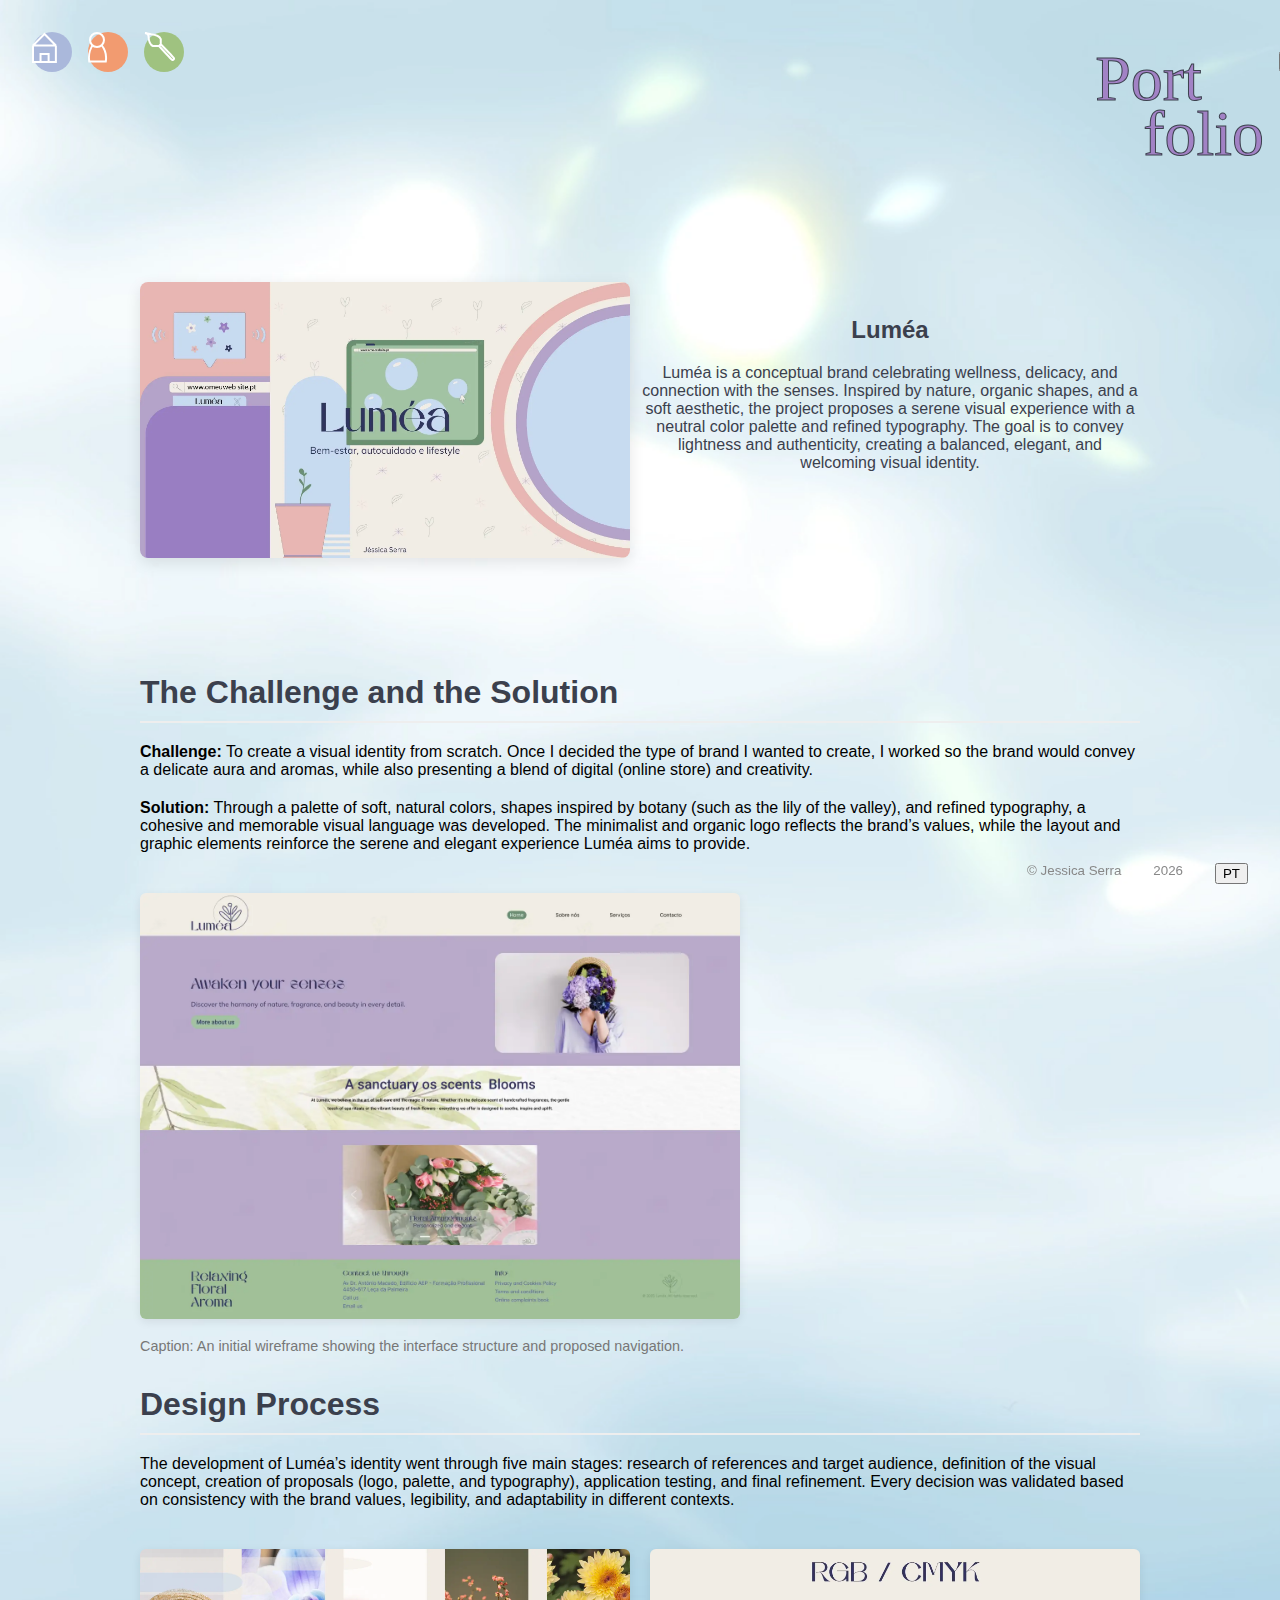
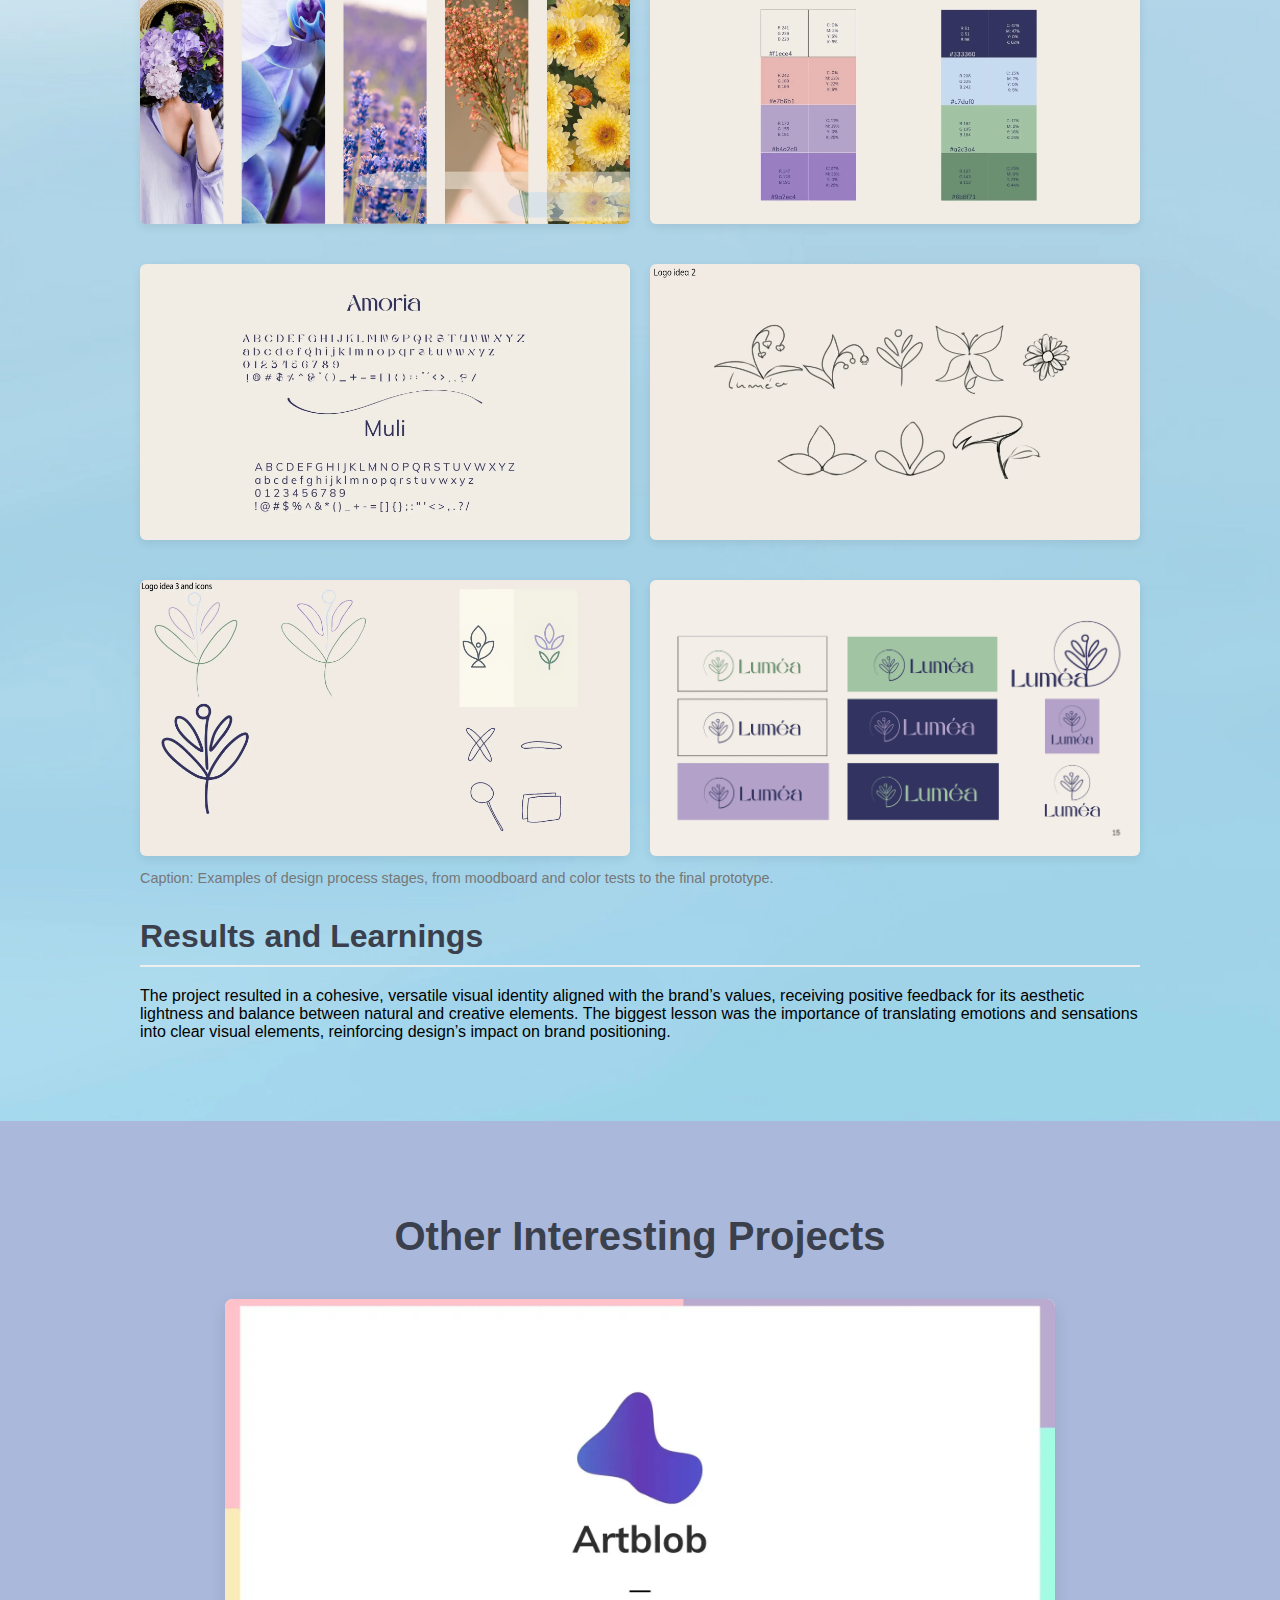
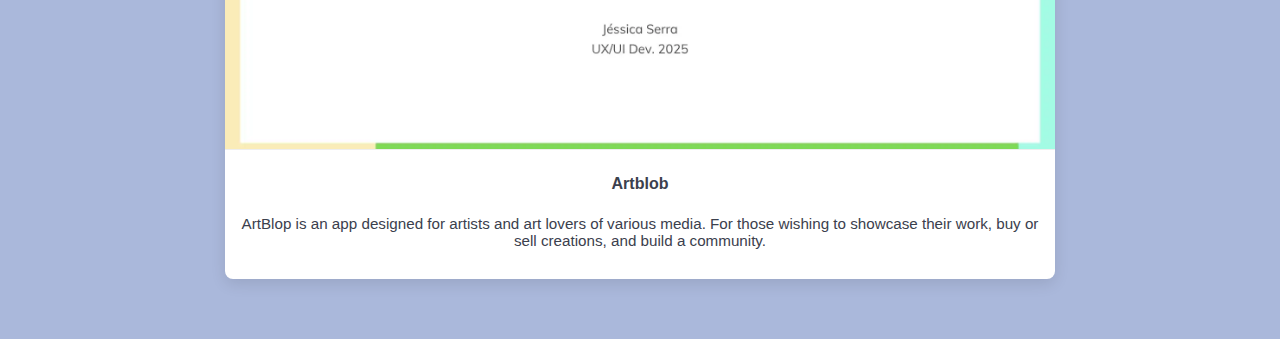
<file: EN/Project1.html>
<!DOCTYPE html>
<html lang="en-US">

<head>
    <meta charset="UTF-8">
    <meta name="viewport" content="width=device-width, initial-scale=1.0">
    <title>Digital Bloom - Luméa</title>

    <meta name="description"
        content="Luméa project created in the Digital Bloom portfolio, combining floral arrangements, wellness, and sensory fragrances." />
    <meta name="keywords"
        content="Luméa, floral arrangements, wellness, fragrances, sensory experiences, Project, Web development, Branding, Digital Bloom, Jéssica Serra" />
    <meta name="author" content="Jéssica Serra" />
    <meta name="language" content="English" />

    <link rel="icon" type="image/png" href="../Assets/favicontest3/favicon-32x32.png" sizes="32x32" />
    <link rel="icon" type="image/png" href="../Assets/favicontest3/favicon-16x16.png" sizes="16x16" />


    <link rel="stylesheet" href="../Css/style.css" />

</head>

<body class="projectsDB">

    <header>
        <nav class="navbar">
            <div class="container-fluid">
                <h1 class="portfolio"><a href="./index.html">Port<br><span class="folio">folio</span></a></h1>
            </div>

            <div class="page-indicators">
                <div class="dot dot-blue" data-page="home"><img src="../Assets/svgs/home.svg" alt="home icon"></div>
                <div class="dot dot-orange" data-page="about"><img src="../Assets/svgs/person.svg" alt="about icon">
                </div>
                <div class="dot dot-green" data-page="projects"><img src="../Assets/svgs/brush.svg" alt="projects icon">
                </div>
            </div>

            <button class="modebtn" id="darkModeToggle" aria-label="Toggle dark mode">☀️</button>
        </nav>

    </header>

    <main class="projects-design">

        <section class="hero-project">
            <div class="container hero-layout">
                <div class="project-media">
                    <img src="../Assets/Design/lumeaS1.webp" alt="Imagem principal do projeto Luméa"
                        onclick="openModal(this.src)">
                </div>
                <div class="hero-text-col">
                    <h2>Luméa</h2>
                    <p>Luméa is a conceptual brand celebrating wellness, delicacy, and connection with the senses.
                        Inspired by nature, organic shapes, and a soft aesthetic, the project proposes a serene visual
                        experience with a neutral color palette and refined typography. The goal is to convey lightness
                        and authenticity, creating a balanced, elegant, and welcoming visual identity.</p>
                </div>
            </div>
        </section>

        <section class="project-details">
            <div class="container">

                <div class="project-section">
                    <h3>The Challenge and the Solution</h3>
                    <p><strong>Challenge:</strong> To create a visual identity from scratch. Once I decided the type of
                        brand I wanted to create, I worked so the brand would convey a delicate aura and aromas, while
                        also presenting a blend of digital (online store) and creativity.<br /></p>
                    <p><strong>Solution:</strong> Through a palette of soft, natural colors, shapes inspired by botany
                        (such as the lily of the valley), and refined typography, a cohesive and memorable visual
                        language was developed. The minimalist and organic logo reflects the brand’s values, while the
                        layout and graphic elements reinforce the serene and elegant experience Luméa aims to provide.
                    </p>
                    <img src="../Assets/Design/LumeaHifi_home.webp" alt="Detalhe do projeto - high-fi"
                        onclick="openModal(this.src)">
                    <p class="image-caption">Caption: An initial wireframe showing the interface structure and proposed
                        navigation.</p>
                </div>

                <div class="project-section">
                    <h3>Design Process</h3>
                    <p>
                        The development of Luméa’s identity went through five main stages: research of references and
                        target audience, definition of the visual concept, creation of proposals (logo, palette, and
                        typography), application testing, and final refinement.
                        Every decision was validated based on consistency with the brand values, legibility, and
                        adaptability in different contexts.</p>
                    <div class="gallery-grid">
                        <img src="../Assets/Design/Imagens.webp" alt="Outra imagem do projeto - moodboard"
                            onclick="openModal(this.src)">
                        <img src="../Assets/Design/lumeacolor.webp" alt="Outra imagem do projeto - colours"
                            onclick="openModal(this.src)">
                        <img src="../Assets/Design/lumeatipo.webp" alt="Outra imagem do projeto - typography"
                            onclick="openModal(this.src)">
                        <img src="../Assets/Design/logo2.webp" alt="Outra imagem do projeto - Logo sketches"
                            onclick="openModal(this.src)">
                        <img src="../Assets/Design/logo3.webp"
                            alt="Outra imagem do projeto - Logo sketches and icons used on moodboard"
                            onclick="openModal(this.src)">
                        <img src="../Assets/Design/logofinal.webp"
                            alt="Outra imagem do projeto - Final logo with colour" onclick="openModal(this.src)">
                    </div>
                    <p class="image-caption">Caption: Examples of design process stages, from moodboard and color tests
                        to the final prototype.</p>
                </div>

                <div class="project-section">
                    <h3>Results and Learnings</h3>
                    <p>
                        The project resulted in a cohesive, versatile visual identity aligned with the brand’s values,
                        receiving positive feedback for its aesthetic lightness and balance between natural and creative
                        elements.
                        The biggest lesson was the importance of translating emotions and sensations into clear visual
                        elements, reinforcing design’s impact on brand positioning.
                    </p>
                </div>
                <div id="imageModal" class="modal">
                    <span class="close" onclick="closeModal()">&times;</span>
                    <img class="modal-content" id="modalimg">
                </div>
            </div>
        </section>

        <section class="related-projects">
            <div class="container">
                <h2>Other Interesting Projects</h2>
                <div class="project-grid">

                    <a href="./Project2.html" class="project-card">
                        <img src="../Assets/Design/Artblob.webp" alt="Miniatura do Projeto Artblob">
                        <h4>Artblob</h4>
                        <p>
                            ArtBlop is an app designed for artists and art lovers of various media. For those wishing to
                            showcase their work, buy or sell creations, and build a community.
                        </p>
                    </a>

                </div>
            </div>
        </section>

    </main>

    <footer class="text-end">
        <small>© Jessica Serra</small>
        <small id="year">2025</small>
        <button class="lang-toggle" onclick="toggleLanguage()">PT</button>
    </footer>

    <script src="../js/projects.js"></script>
</body>

</html>
</file>
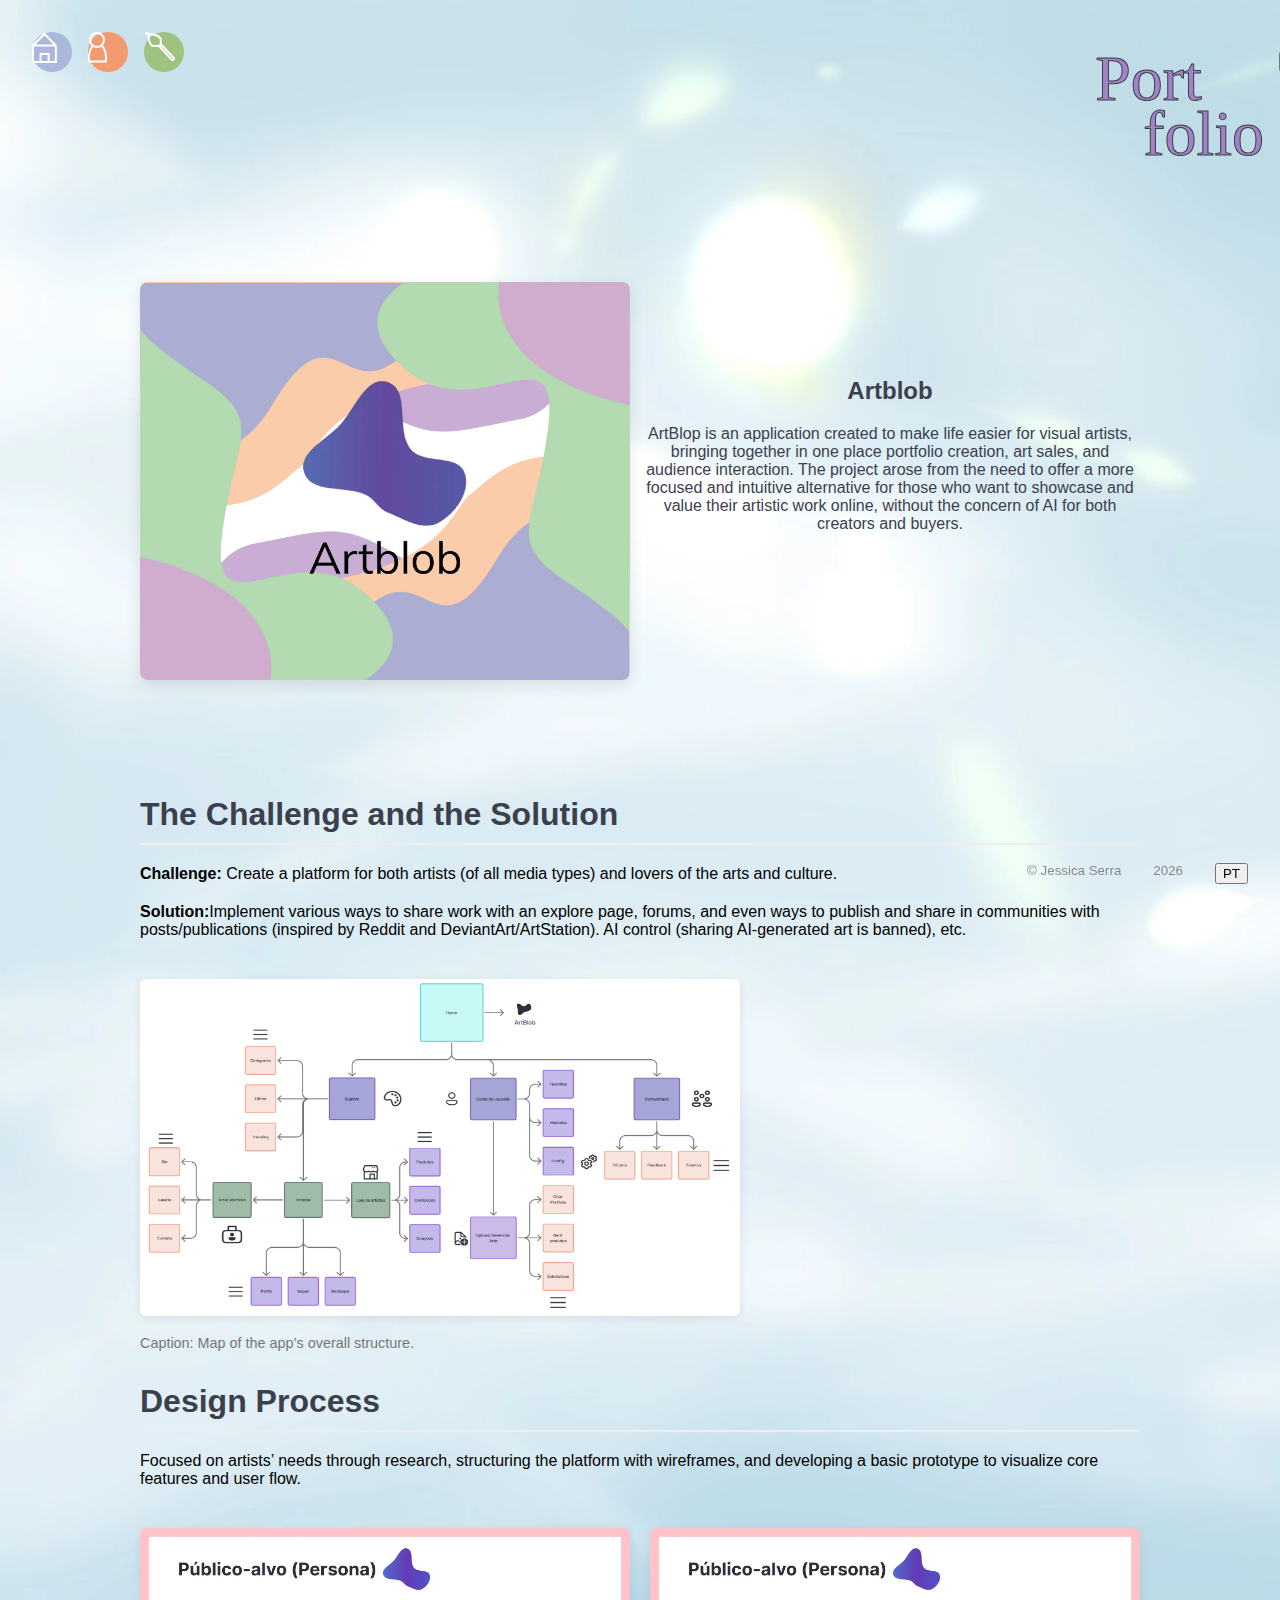
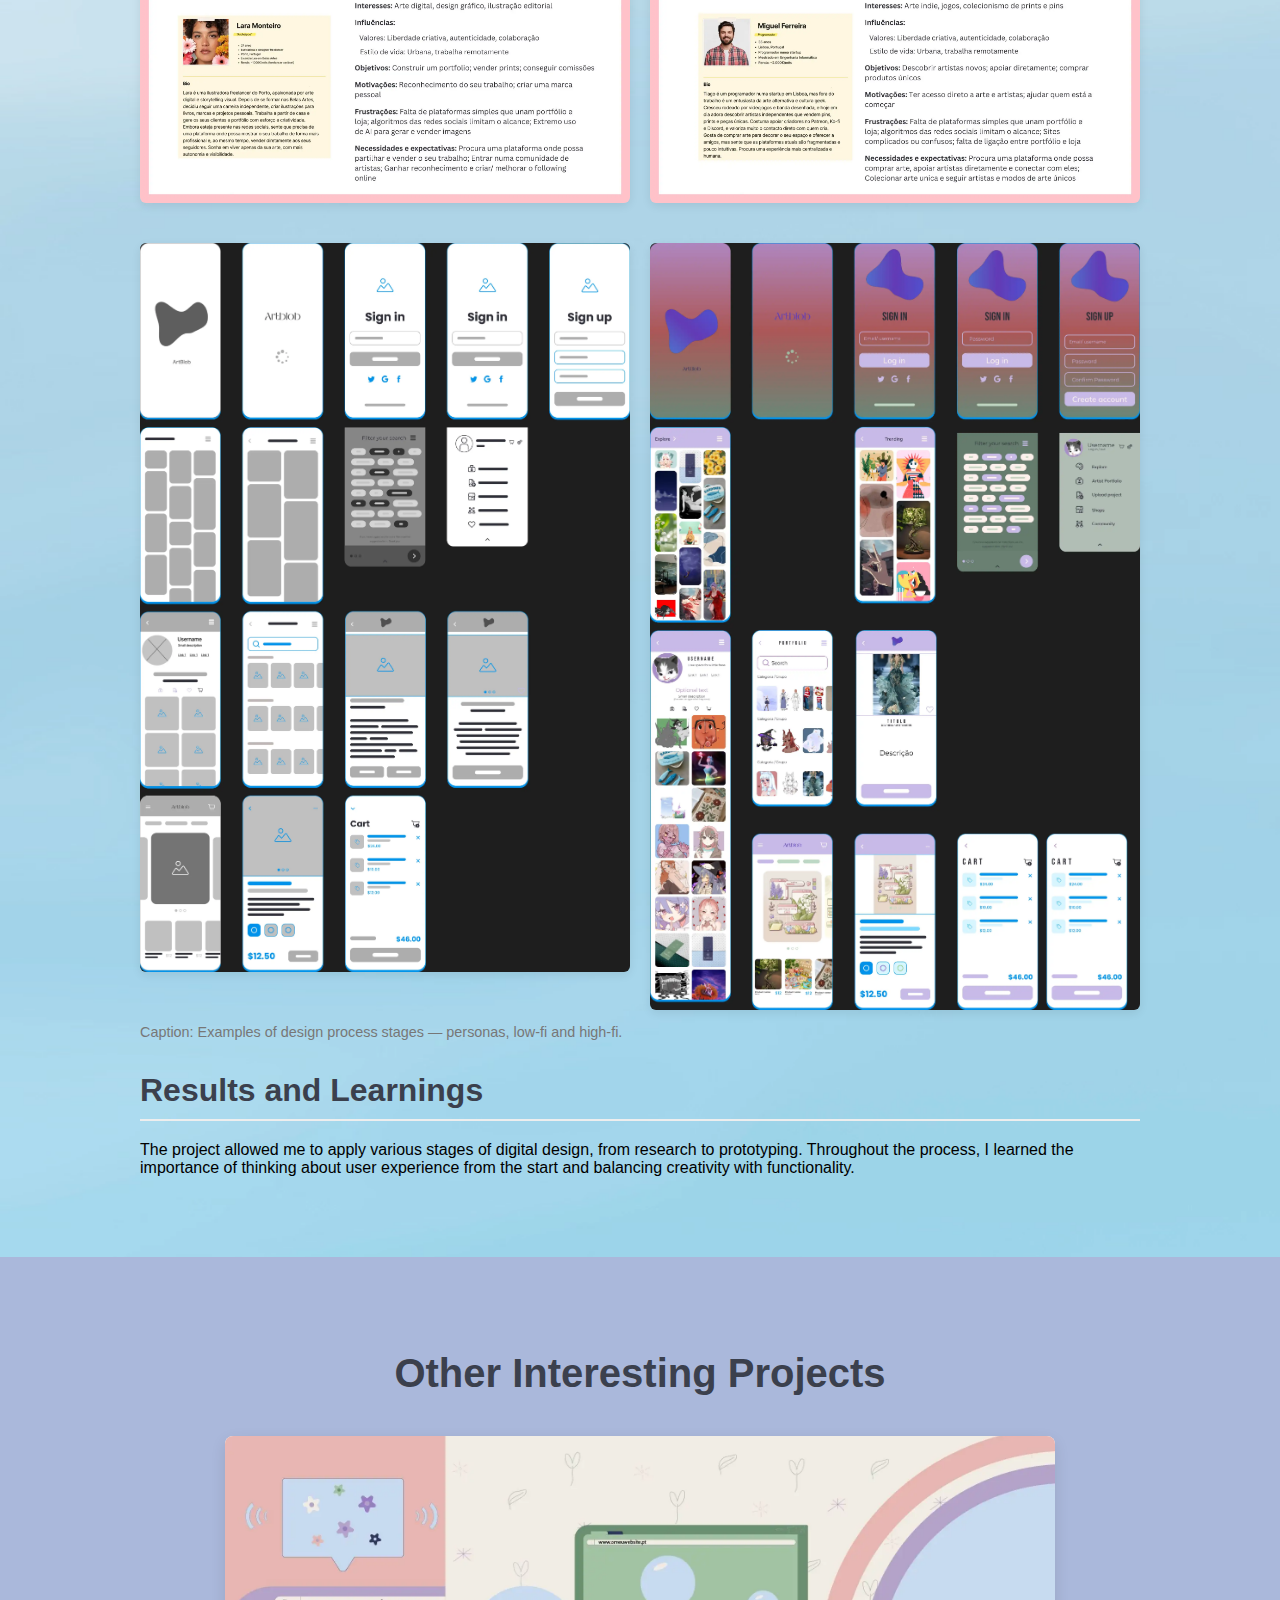
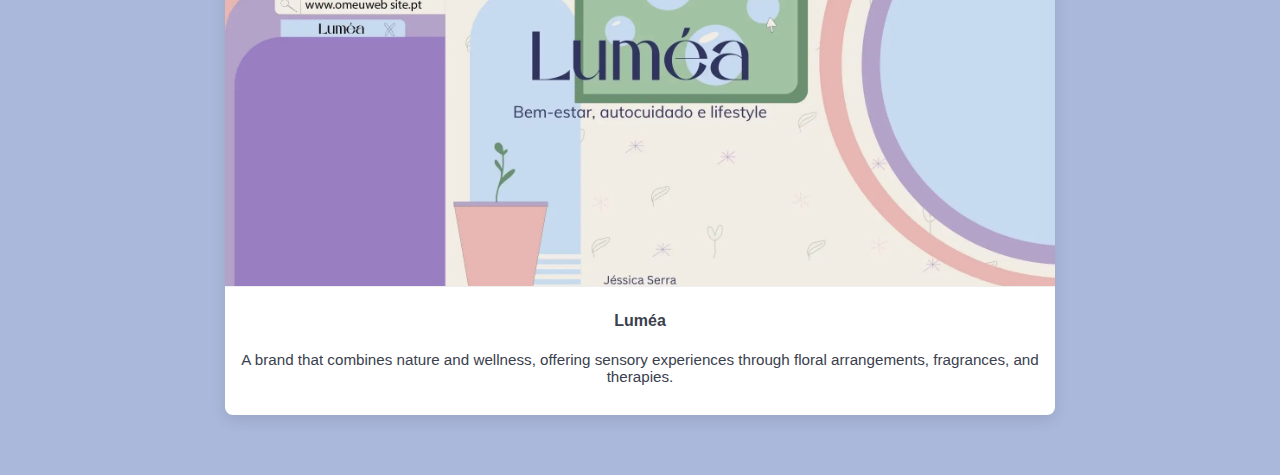
<file: EN/Project2.html>
<!DOCTYPE html>
<html lang="en-US">

<head>
    <meta charset="UTF-8">
    <meta name="viewport" content="width=device-width, initial-scale=1.0">
    <title>Digital Bloom - Artblob</title>

    <meta name="description"
        content="ArtBlop, an artistic platform developed by Digital Bloom to connect artists and fans.">
    <meta name="keywords"
        content="ArtBlop, art platform, portfolio, art sales, art community, Project, Web development, Branding, Digital Bloom, Jéssica Serra">
    <meta name="author" content="Jéssica Serra">
    <meta name="language" content="English">

    <link rel="icon" type="image/png" href="../Assets/favicontest3/favicon-32x32.png" sizes="32x32" />
    <link rel="icon" type="image/png" href="../Assets/favicontest3/favicon-16x16.png" sizes="16x16" />

    <link rel="stylesheet" href="../Css/style.css" />


</head>

<body class="projectsDB">

    <header>
        <nav class="navbar">
            <div class="container-fluid">
                <h1 class="portfolio"><a href="./index.html">Port<br><span class="folio">folio</span></a></h1>
            </div>

            <div class="page-indicators">
                <div class="dot dot-blue" data-page="home"><img src="../Assets/svgs/home.svg" alt="home icon"></div>
                <div class="dot dot-orange" data-page="about"><img src="../Assets/svgs/person.svg" alt="about icon">
                </div>
                <div class="dot dot-green" data-page="projects"><img src="../Assets/svgs/brush.svg" alt="projects icon">
                </div>
            </div>
            <button class="modebtn" id="darkModeToggle" aria-label="Toggle dark mode">☀️</button>
        </nav>

    </header>

    <main class="projects-design">

        <section class="hero-project">
            <div class="container hero-layout">
                <div class="project-media">
                    <img src="../Assets/Design/Artblobmainimage.webp" alt="Imagem principal do projeto Artblob"
                        onclick="openModal(this.src)">
                </div>
                <div class="hero-text-col">
                    <h2>Artblob</h2>

                    <p>ArtBlop is an application created to make life easier for visual artists, bringing together in
                        one place
                        portfolio creation, art sales, and audience interaction.
                        The project arose from the need to offer a more focused and intuitive alternative for those who
                        want to showcase and
                        value their artistic work online, without the concern of AI for both creators and buyers.</p>
                </div>
            </div>
        </section>

        <section class="project-details">
            <div class="container">

                <div class="project-section">
                    <h3>The Challenge and the Solution</h3>
                    <p><b>Challenge:</b> Create a platform for both artists (of all media types) and lovers
                        of the arts and culture.</p>
                    <p><b>Solution:</b>Implement various ways to share work with an explore page, forums, and
                        even ways to publish and share in communities with posts/publications (inspired by Reddit and
                        DeviantArt/ArtStation). AI control (sharing AI-generated art is banned), etc.
                    </p>
                    <img src="../Assets/Design/appmap.webp" alt="Detalhe do projeto - Arquitetura da app"
                        onclick="openModal(this.src)">
                    <p class="image-caption">Caption: Map of the app’s overall structure.</p>
                </div>


                <div class="project-section">
                    <h3>Design Process</h3>
                    <p>Focused on artists’ needs through research, structuring the platform with
                        wireframes, and developing a basic prototype to visualize core features and user flow.
                    </p>
                    <div class="gallery-grid">
                        <img src="../Assets/Design/persona1.webp" alt="Outra imagem do projeto - Persona 1"
                            onclick="openModal(this.src)">
                        <img src="../Assets/Design/persona2.webp" alt="Outra imagem do projeto - Persona 2"
                            onclick="openModal(this.src)">
                        <img src="../Assets/Design/artbloblofi.webp" alt="Outra imagem do projeto - Low-fi"
                            onclick="openModal(this.src)">
                        <img src="../Assets/Design/artblobhifi.webp" alt="Outra imagem do projeto - High-fi"
                            onclick="openModal(this.src)">
                    </div>
                    <p class="image-caption">Caption: Examples of design process stages — personas, low-fi and
                        high-fi.</p>
                </div>


                <div class="project-section">
                    <h3>Results and Learnings</h3>
                    <p>The project allowed me to apply various stages of digital design, from research to prototyping.
                        Throughout the process, I learned the importance of thinking about user experience from the
                        start and
                        balancing creativity with functionality.</p>
                </div>
                <div id="imageModal" class="modal">
                    <span class="close" onclick="closeModal()">&times;</span>
                    <img class="modal-content" id="modalimg">
                </div>

            </div>
        </section>

        <section class="related-projects">
            <div class="container">
                <h2>Other Interesting Projects</h2>
                <div class="project-grid">
                    <a href="./Project1.html" class="project-card">
                        <img src="../Assets/Design/lumeaS1.webp" alt="Miniatura do Projeto Luméa">
                        <h4>Luméa</h4>
                        <p>A brand that combines nature and wellness, offering sensory experiences through
                            floral arrangements, fragrances, and therapies.</p>
                    </a>
                </div>
            </div>
        </section>
    </main>


    <footer class="text-end">
        <small>© Jessica Serra</small>
        <small id="year">2025</small>
        <button class="lang-toggle" onclick="toggleLanguage()">PT</button>
    </footer>

    <script src="../js/projects.js"></script>
</body>

</html>
</file>
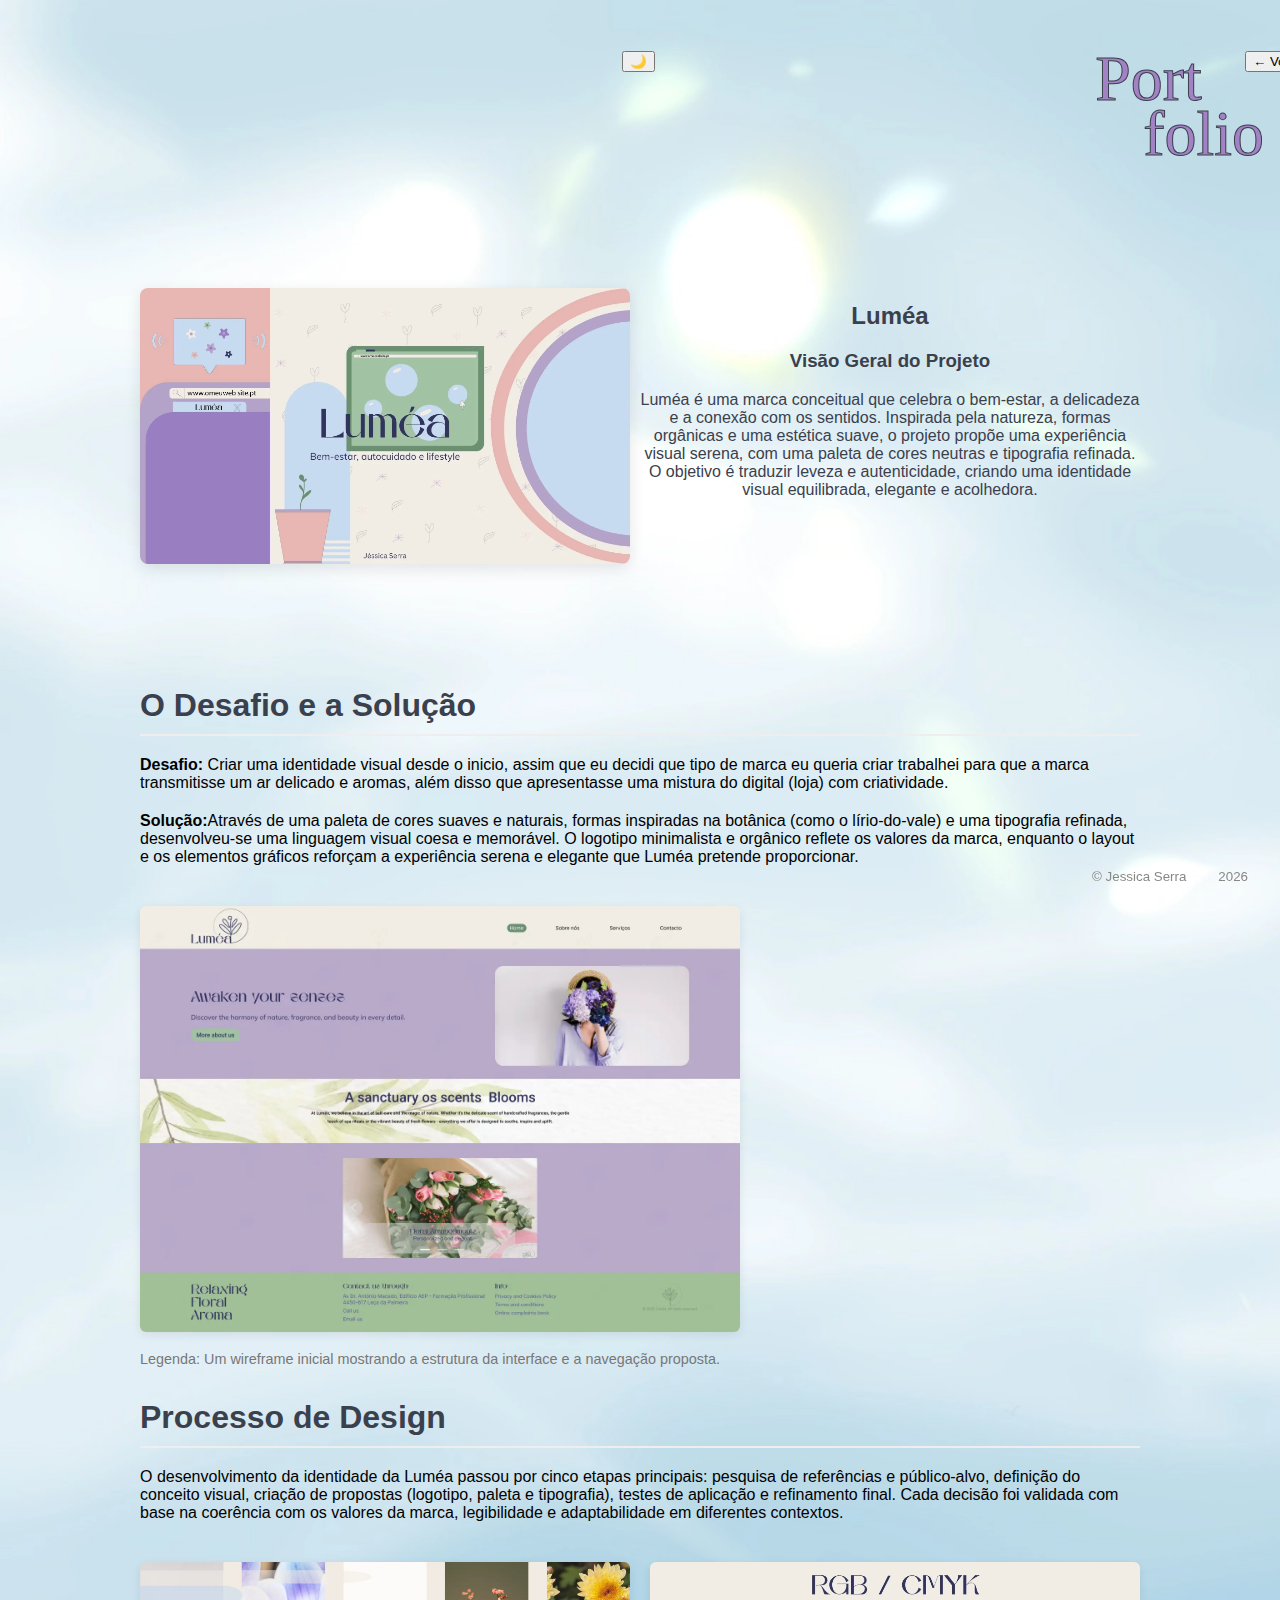
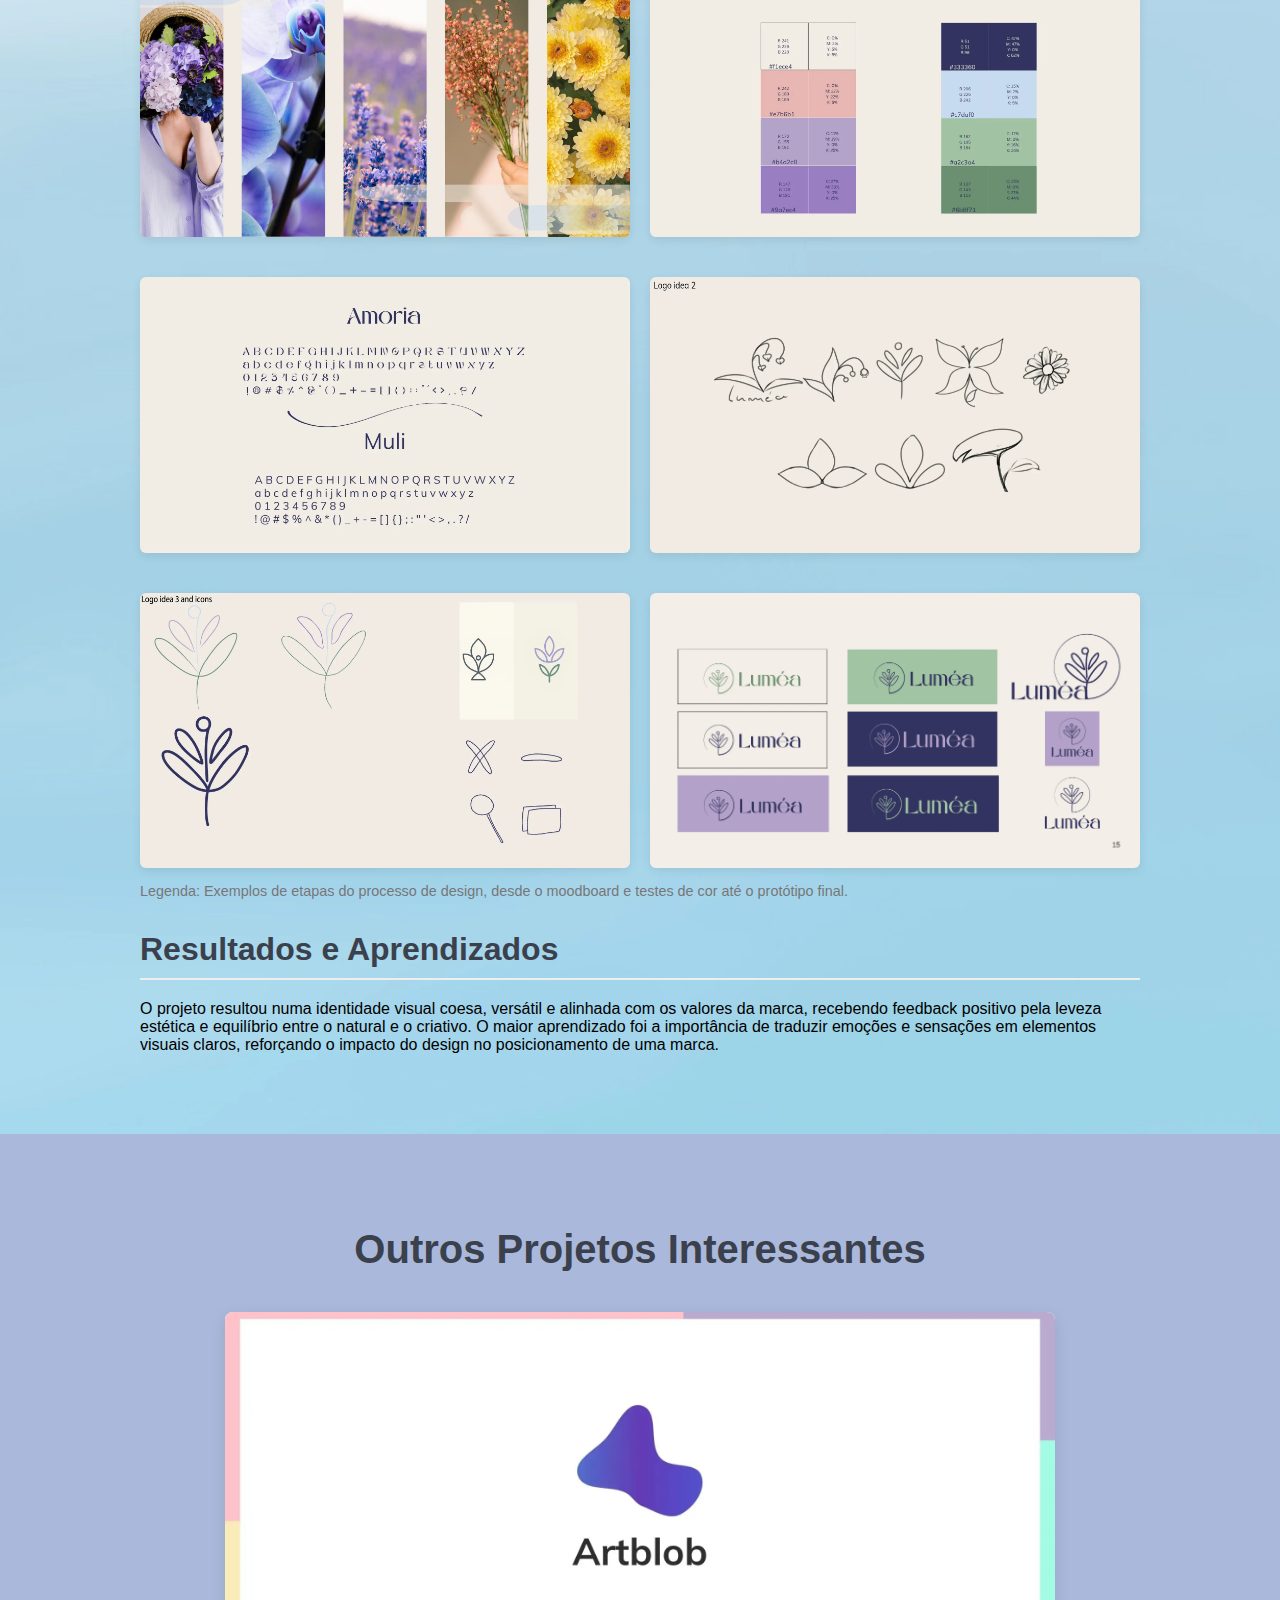
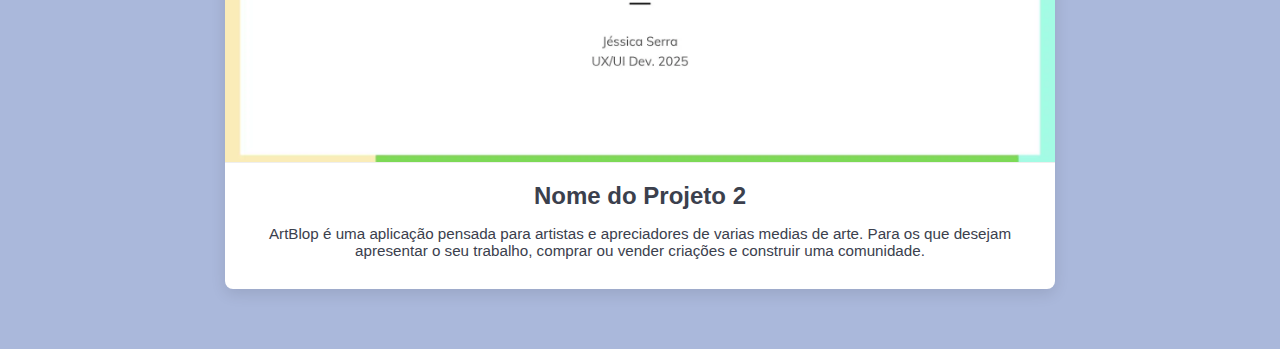
<file: pages/Project1.html>
<!DOCTYPE html>
<html lang="pt">

<head>
    <meta charset="UTF-8">
    <meta name="viewport" content="width=device-width, initial-scale=1.0">
    <title>Luméa - Meu Portfólio</title>

    <link rel="stylesheet" href="../Css/style.css" />

</head>

<body class="projectsDB">

    <header>
        <nav class="navbar">
            <div class="container-fluid">
                <h1 class="portfolio"><a href="../index.html">Port<br><span class="folio">folio</span></a></h1>
            </div>
            <button id="darkModeToggle">🌙 </button>
            <button onclick="scrollToSection()">← Voltar</button>
        </nav>

    </header>

    <main class="projects-design">

        <section class="hero-project">
            <div class="container hero-layout">
                <div class="project-media">
                    <img src="../Assets/Design/lumeaS1.webp" alt="Imagem principal do projeto Luméa"
                        onclick="openModal(this.src)">
                </div>
                <div class="hero-text-col">
                    <h2>Luméa</h2>
                    <h3>Visão Geral do Projeto</h3>
                    <p>Luméa é uma marca conceitual que celebra o bem-estar, a delicadeza e a conexão com os sentidos.
                        Inspirada pela natureza, formas orgânicas e uma estética suave, o projeto propõe uma experiência
                        visual serena, com uma paleta de cores neutras e tipografia refinada. O objetivo é traduzir
                        leveza e autenticidade, criando uma identidade visual equilibrada, elegante e acolhedora.</p>
                </div>
            </div>
        </section>

        <section class="project-details">
            <div class="container">

                <div class="project-section">
                    <h3>O Desafio e a Solução</h3>
                    <p> <b> Desafio:</b> Criar uma identidade visual desde o inicio, assim que eu decidi que tipo de
                        marca
                        eu queria criar trabalhei para que a marca transmitisse um ar delicado e aromas, além disso que
                        apresentasse uma mistura do digital (loja) com criatividade.<br>
                    </p>
                    <p><b> Solução:</b>Através de uma paleta de cores suaves e naturais, formas inspiradas na botânica
                        (como o
                        lírio-do-vale) e uma tipografia refinada, desenvolveu-se uma linguagem visual coesa e memorável.
                        O logotipo minimalista e orgânico reflete os valores da marca, enquanto o layout e os elementos
                        gráficos reforçam a experiência serena e elegante que Luméa pretende proporcionar.
                    </p>
                    <img src="../Assets/Design/LumeaHifi_home.webp" alt="Detalhe do projeto - high-fi"
                        onclick="openModal(this.src)">
                    <p class="image-caption">Legenda: Um wireframe inicial mostrando a estrutura da interface e a
                        navegação proposta.</p>
                </div>

                <div class="project-section">
                    <h3>Processo de Design</h3>
                    <p>O desenvolvimento da identidade da Luméa passou por cinco etapas principais: pesquisa de
                        referências e público-alvo, definição do conceito visual, criação de propostas (logotipo, paleta
                        e tipografia), testes de aplicação e refinamento final.
                        Cada decisão foi validada com base na coerência com os valores da marca, legibilidade e
                        adaptabilidade em diferentes contextos.</p>
                    <div class="gallery-grid">
                        <img src="../Assets/Design/Imagens.webp" alt="Outra imagem do projeto - moodboard"
                            onclick="openModal(this.src)">
                        <img src="../Assets/Design/lumeacolor.webp" alt="Outra imagem do projeto - colours"
                            onclick="openModal(this.src)">
                        <img src="../Assets/Design/lumeatipo.webp" alt="Outra imagem do projeto - typography"
                            onclick="openModal(this.src)">
                        <img src="../Assets/Design/logo2.webp" alt="Outra imagem do projeto - Logo sketches"
                            onclick="openModal(this.src)">
                        <img src="../Assets/Design/logo3.webp"
                            alt="Outra imagem do projeto - Logo sketches and icons used on moodboard"
                            onclick="openModal(this.src)">
                        <img src="../Assets/Design/logofinal.webp"
                            alt="Outra imagem do projeto - Final logo with colour" onclick="openModal(this.src)">
                    </div>
                    <p class="image-caption">Legenda: Exemplos de etapas do processo de design, desde o moodboard e
                        testes de cor até o protótipo final.</p>
                </div>

                <div class="project-section">
                    <h3>Resultados e Aprendizados</h3>
                    <p>O projeto resultou numa identidade visual coesa, versátil e alinhada com os valores da marca,
                        recebendo feedback positivo pela leveza estética e equilíbrio entre o natural e o criativo.

                        O maior aprendizado foi a importância de traduzir emoções e sensações em elementos visuais
                        claros, reforçando o impacto do design no posicionamento de uma marca.</p>
                </div>
                <div id="imageModal" class="modal">
                    <span class="close" onclick="closeModal()">&times;</span>
                    <img class="modal-content" id="modalimg">
                </div>
            </div>
        </section>

        <section class="related-projects">
            <div class="container">
                <h2>Outros Projetos Interessantes</h2>
                <div class="project-grid">

                    <a href="./Project2.html" class="project-card">
                        <img src="../Assets/Design/Artblob.webp" alt="Miniatura do Projeto Artblob">
                        <h3>Nome do Projeto 2</h3>
                        <p>ArtBlop é uma aplicação pensada para artistas e apreciadores de varias medias de arte. Para
                            os que desejam apresentar o seu trabalho, comprar ou vender criações e construir uma
                            comunidade. </p>
                    </a>
                </div>
            </div>
        </section>

    </main>

    <!-- Rodapé da página -->
    <footer class="text-end">
        <small>© Jessica Serra</small>
        <small id="year">2025</small>
    </footer>

    <script src="../js/projects.js"></script>
</body>

</html>
</file>
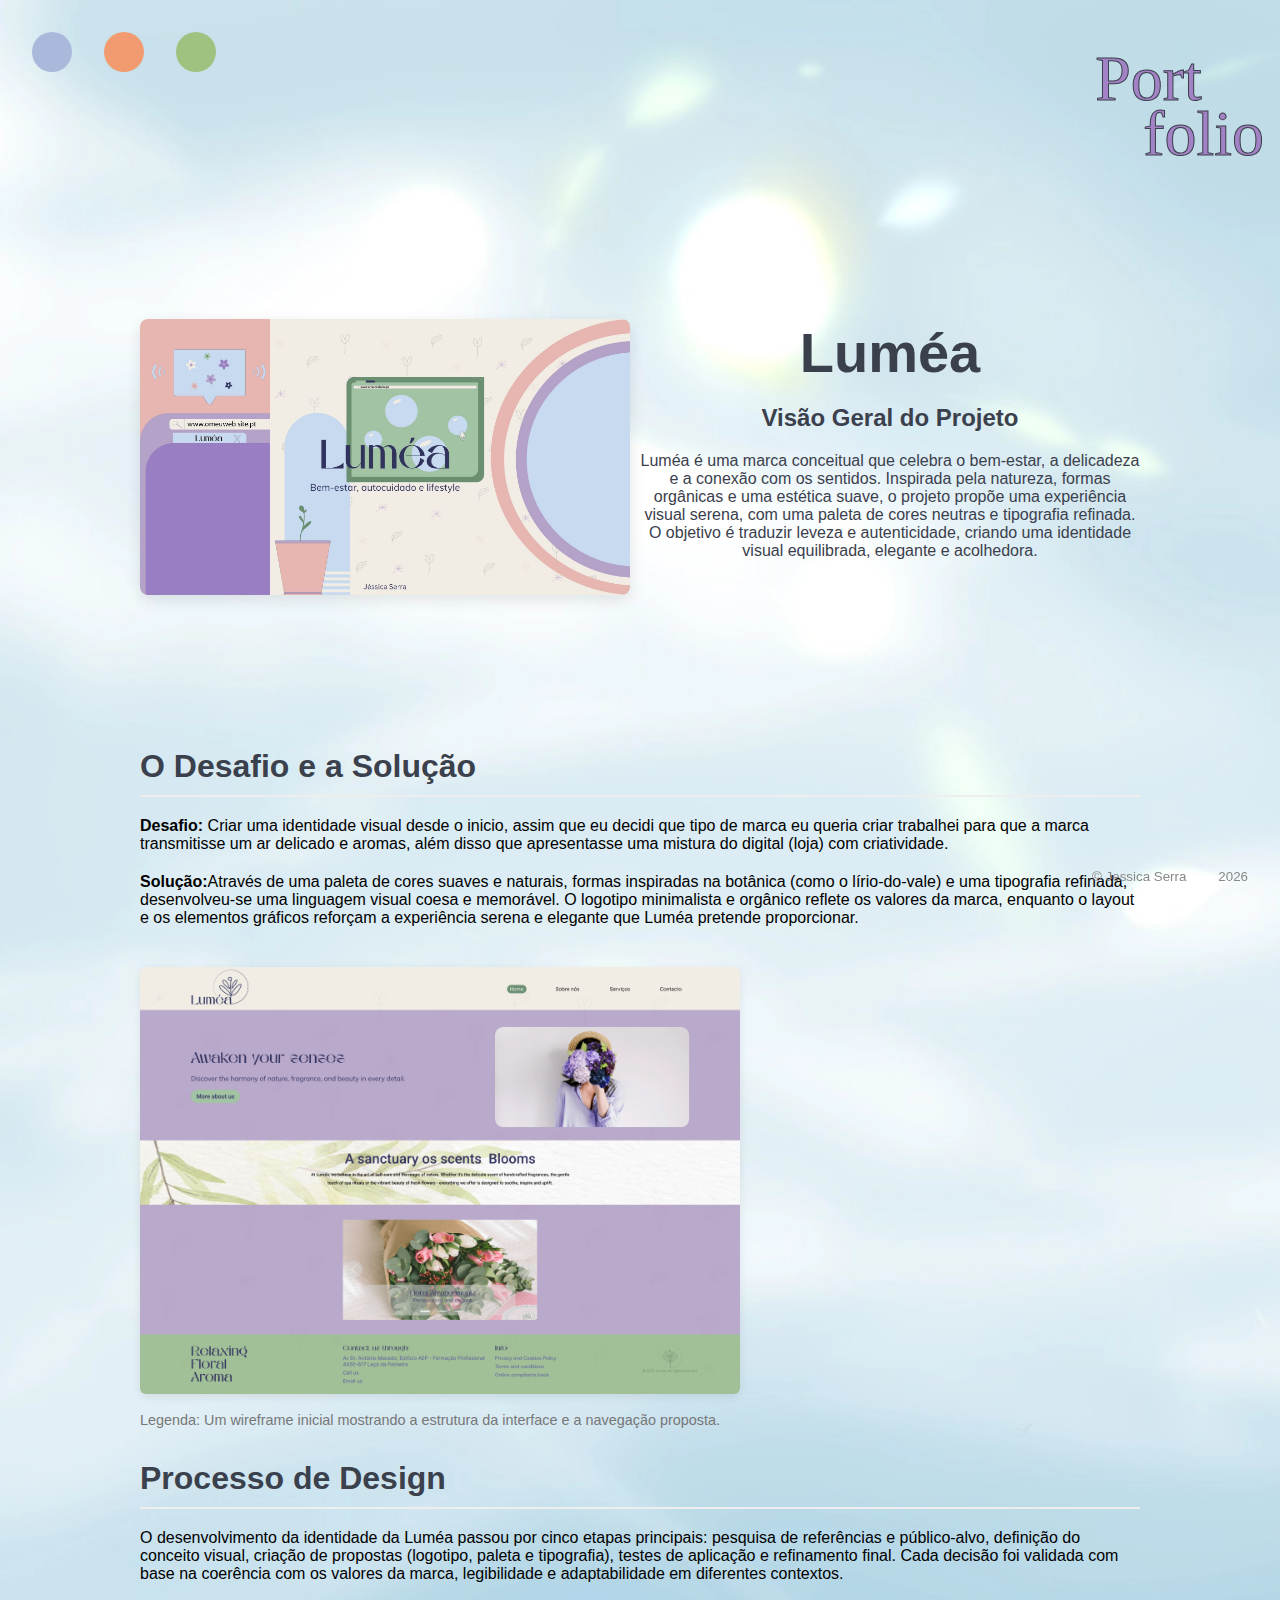
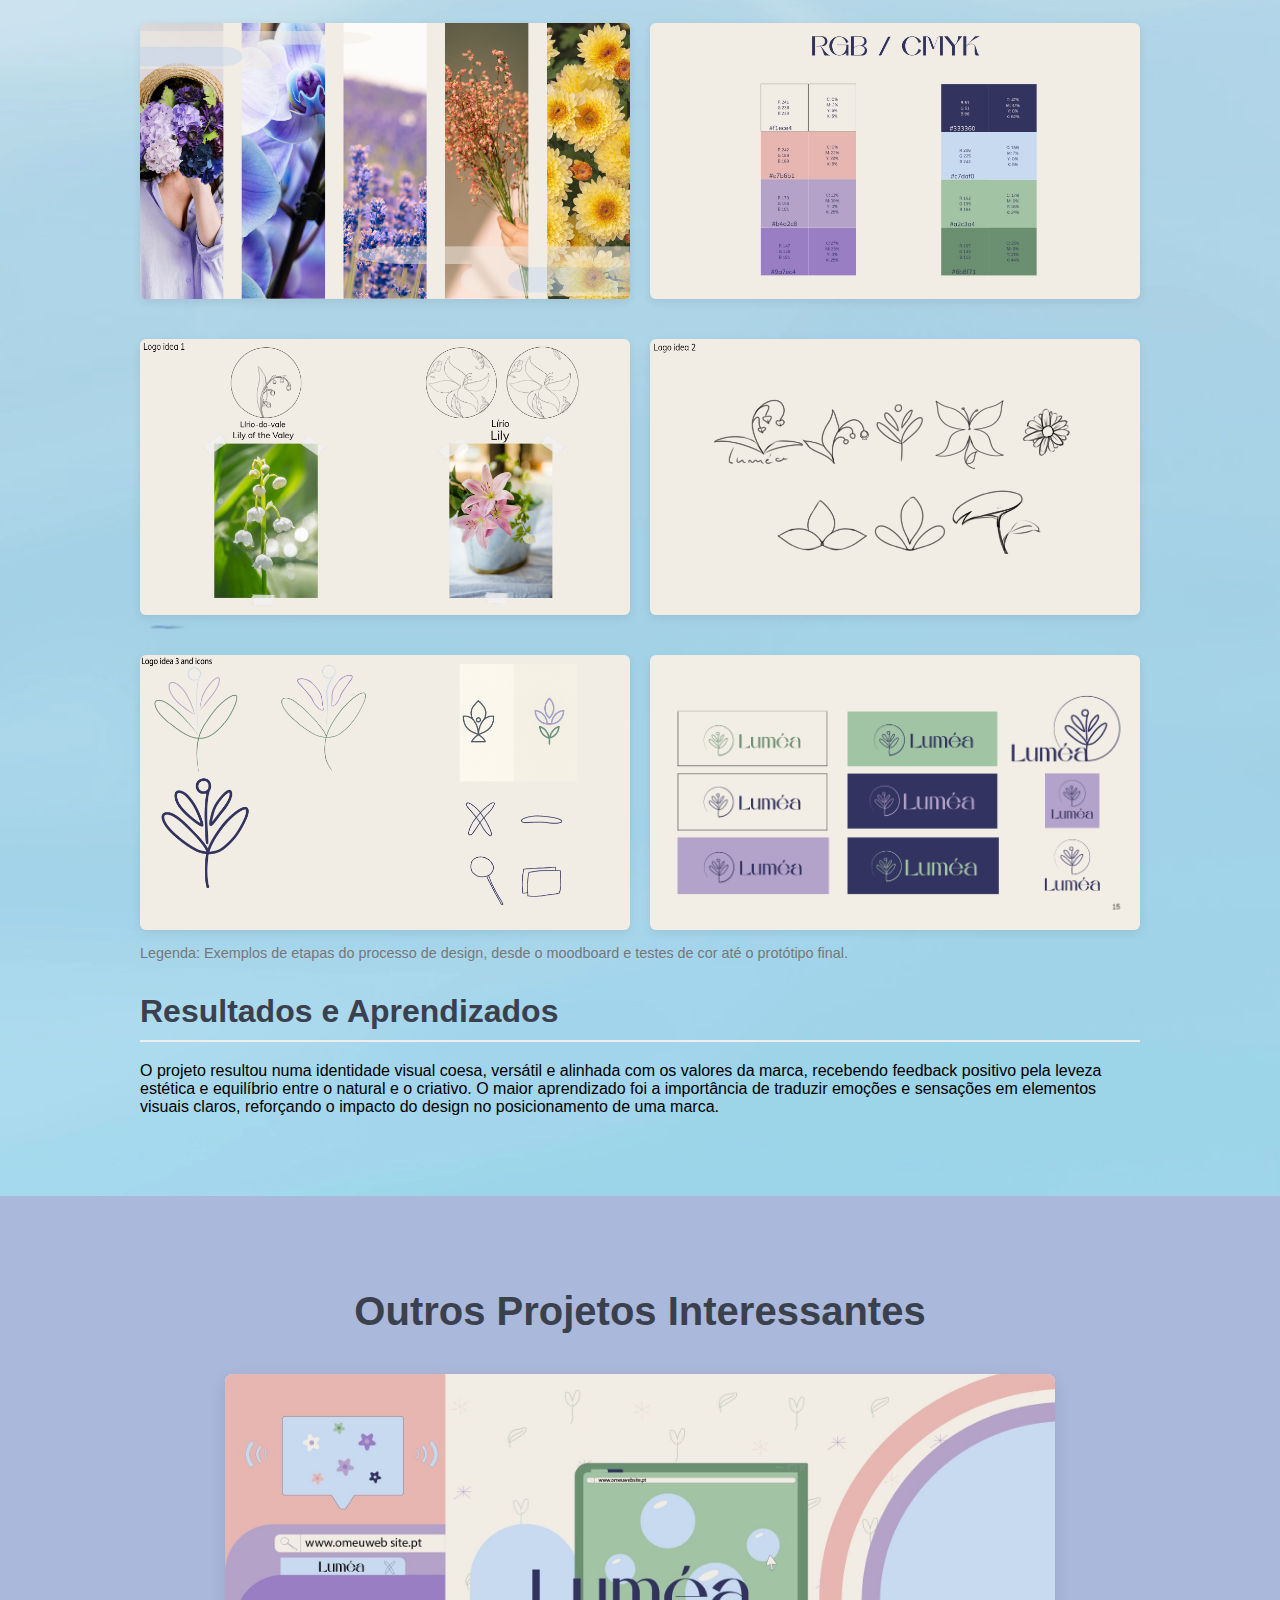
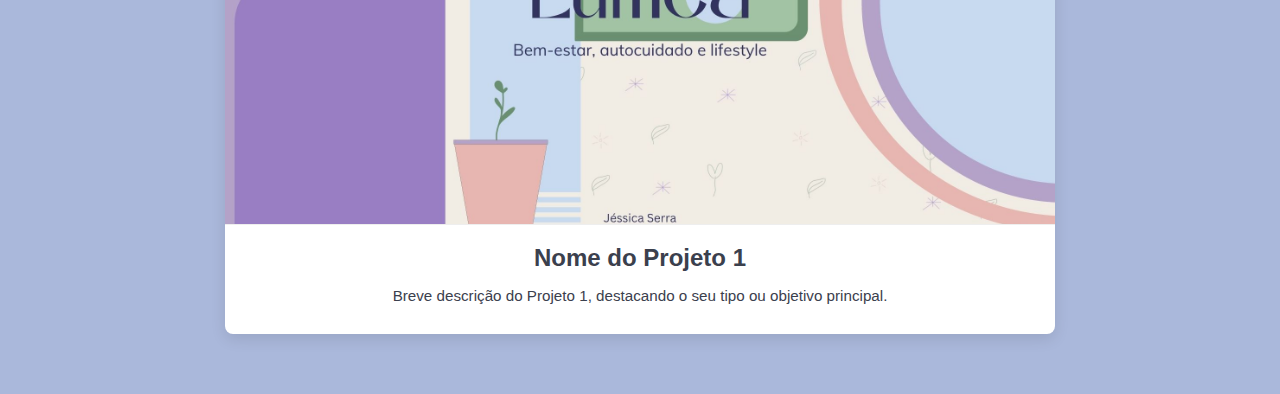
<file: pages/Project2.html>
<!DOCTYPE html>
<html lang="pt">

<head>
    <meta charset="UTF-8">
    <meta name="viewport" content="width=device-width, initial-scale=1.0">
    <title>Artblob - Meu Portfólio</title>
    <!-- Importação da fonte Inter do Google Fonts para uma tipografia moderna e legível -->
    <link rel="preconnect" href="https://fonts.googleapis.com">
    <link rel="preconnect" href="https://fonts.gstatic.com" crossorigin>
    <link href="https://fonts.googleapis.com/css2?family=Inter:wght@300;400;600;700&display=swap" rel="stylesheet">
    <!-- Link para o seu arquivo CSS personalizado -->
    <link rel="stylesheet" href="../Css/style.css" />
    <link href="https://cdn.jsdelivr.net/npm/bootstrap@5.3.7/dist/css/bootstrap.min.css" rel="stylesheet"
        integrity="sha384-LN+7fdVzj6u52u30Kp6M/trliBMCMKTyK833zpbD+pXdCLuTusPj697FH4R/5mcr" crossorigin="anonymous">

</head>

<body class="projectsDB">
    <!-- Cabeçalho da página: logótipo/nome e navegação principal -->
    <header>
        <nav class="navbar">
            <div class="container-fluid">
                <h1 class="portfolio"><a href="../index.html">Port<br><span class="folio">folio</span></a></h1>
            </div>
            <div class="page-indicators">
                <div class="dot dot-blue"></div>
                <div class="dot dot-orange"></div>
                <div class="dot dot-green"></div>
            </div>
        </nav>
    </header>

    <main class="projects-design">
        <!-- Secção principal (Hero) do projeto: título, slogan e media principal -->
        <section class="hero-project">
            <div class="container hero-layout">
                <div class="project-media">
                    <img src="../Assets/Design/lumeaS1.jpg" alt="Imagem principal do projeto X">
                </div>
                <div class="hero-text-col">
                    <h1>Luméa</h1>
                    <h2>Visão Geral do Projeto</h2>
                    <p>Luméa é uma marca conceitual que celebra o bem-estar, a delicadeza e a conexão com os sentidos.
                        Inspirada pela natureza, formas orgânicas e uma estética suave, o projeto propõe uma experiência
                        visual serena, com uma paleta de cores neutras e tipografia refinada. O objetivo é traduzir
                        leveza e autenticidade, criando uma identidade visual equilibrada, elegante e acolhedora.</p>
                </div>
            </div>
        </section>
        <!-- Secção de detalhes do projeto: conteúdo textual e imagens de apoio -->
        <section class="project-details">
            <div class="container">
                <!-- Bloco de conteúdo para o desafio e a solução -->
                <div class="project-section">
                    <h3>O Desafio e a Solução</h3>
                    <p> <b> Desafio:</b> Criar uma identidade visual desde o inicio, assim que eu decidi que tipo de
                        marca
                        eu queria criar trabalhei para que a marca transmitisse um ar delicado e aromas, além disso que
                        apresentasse uma mistura do digital (loja) com criatividade.<br>
                    </p>
                    <p><b> Solução:</b>Através de uma paleta de cores suaves e naturais, formas inspiradas na botânica
                        (como o
                        lírio-do-vale) e uma tipografia refinada, desenvolveu-se uma linguagem visual coesa e memorável.
                        O logotipo minimalista e orgânico reflete os valores da marca, enquanto o layout e os elementos
                        gráficos reforçam a experiência serena e elegante que Luméa pretende proporcionar.
                    </p>
                    <img src="../Assets/Design/LumeaHifi_home.jpg" alt="Detalhe do projeto - wireframe ou rascunho">
                    <p class="image-caption">Legenda: Um wireframe inicial mostrando a estrutura da interface e a
                        navegação proposta.</p>
                </div>

                <!-- Bloco de conteúdo para o processo de design -->
                <div class="project-section">
                    <h3>Processo de Design</h3>
                    <p>O desenvolvimento da identidade da Luméa passou por cinco etapas principais: pesquisa de
                        referências e público-alvo, definição do conceito visual, criação de propostas (logotipo, paleta
                        e tipografia), testes de aplicação e refinamento final.
                        Cada decisão foi validada com base na coerência com os valores da marca, legibilidade e
                        adaptabilidade em diferentes contextos.</p>
                    <div class="gallery-grid">
                        <img src="../Assets/Design/Imagens.png" alt="Outra imagem do projeto - moodboard">
                        <img src="../Assets/Design/lumeacolor.jpg" alt="Outra imagem do projeto - colours">
                        <img src="../Assets/Design/logo1.png" alt="Outra imagem do projeto - Logo inspo">
                        <img src="../Assets/Design/logo2.png" alt="Outra imagem do projeto - Logo sketches">
                        <img src="../Assets/Design/logo3.png"
                            alt="Outra imagem do projeto - Logo sketches and icons used on moodboard">
                        <img src="../Assets/Design/logofinal.png"
                            alt="Outra imagem do projeto - Final logo with colour">
                    </div>
                    <p class="image-caption">Legenda: Exemplos de etapas do processo de design, desde o moodboard e
                        testes de cor até o protótipo final.</p>
                </div>

                <!-- Bloco de conteúdo para resultados e aprendizados -->
                <div class="project-section">
                    <h3>Resultados e Aprendizados</h3>
                    <p>O projeto resultou numa identidade visual coesa, versátil e alinhada com os valores da marca,
                        recebendo feedback positivo pela leveza estética e equilíbrio entre o natural e o criativo.

                        O maior aprendizado foi a importância de traduzir emoções e sensações em elementos visuais
                        claros, reforçando o impacto do design no posicionamento de uma marca.</p>
                </div>

                <!-- Você pode adicionar mais secções <div class="project-section"> conforme necessário para detalhar o seu projeto -->

            </div>
        </section>

        <!-- Secção de projetos relacionados para incentivar a navegação no portfólio -->
        <section class="related-projects">
            <div class="container">
                <h2>Outros Projetos Interessantes</h2>
                <div class="project-grid">
                    <!-- Cartão de projeto relacionado 1 -->
                    <a href="projeto-1.html" class="project-card">
                        <img src="../Assets/Design/lumeaS1.jpg" alt="Miniatura do Projeto Luméa">
                        <h3>Nome do Projeto 1</h3>
                        <p>Breve descrição do Projeto 1, destacando o seu tipo ou objetivo principal.</p>
                    </a>
                    <!-- Adicione mais cards de projeto conforme necessário -->
                </div>
            </div>
        </section>
    </main>

    <!-- Rodapé da página -->
    <footer class="text-end">
        <small>© Jessica Serra</small>
        <small id="year">2025</small>
    </footer>

    <script src="../js/script.js"></script>
</body>

</html>
</file>
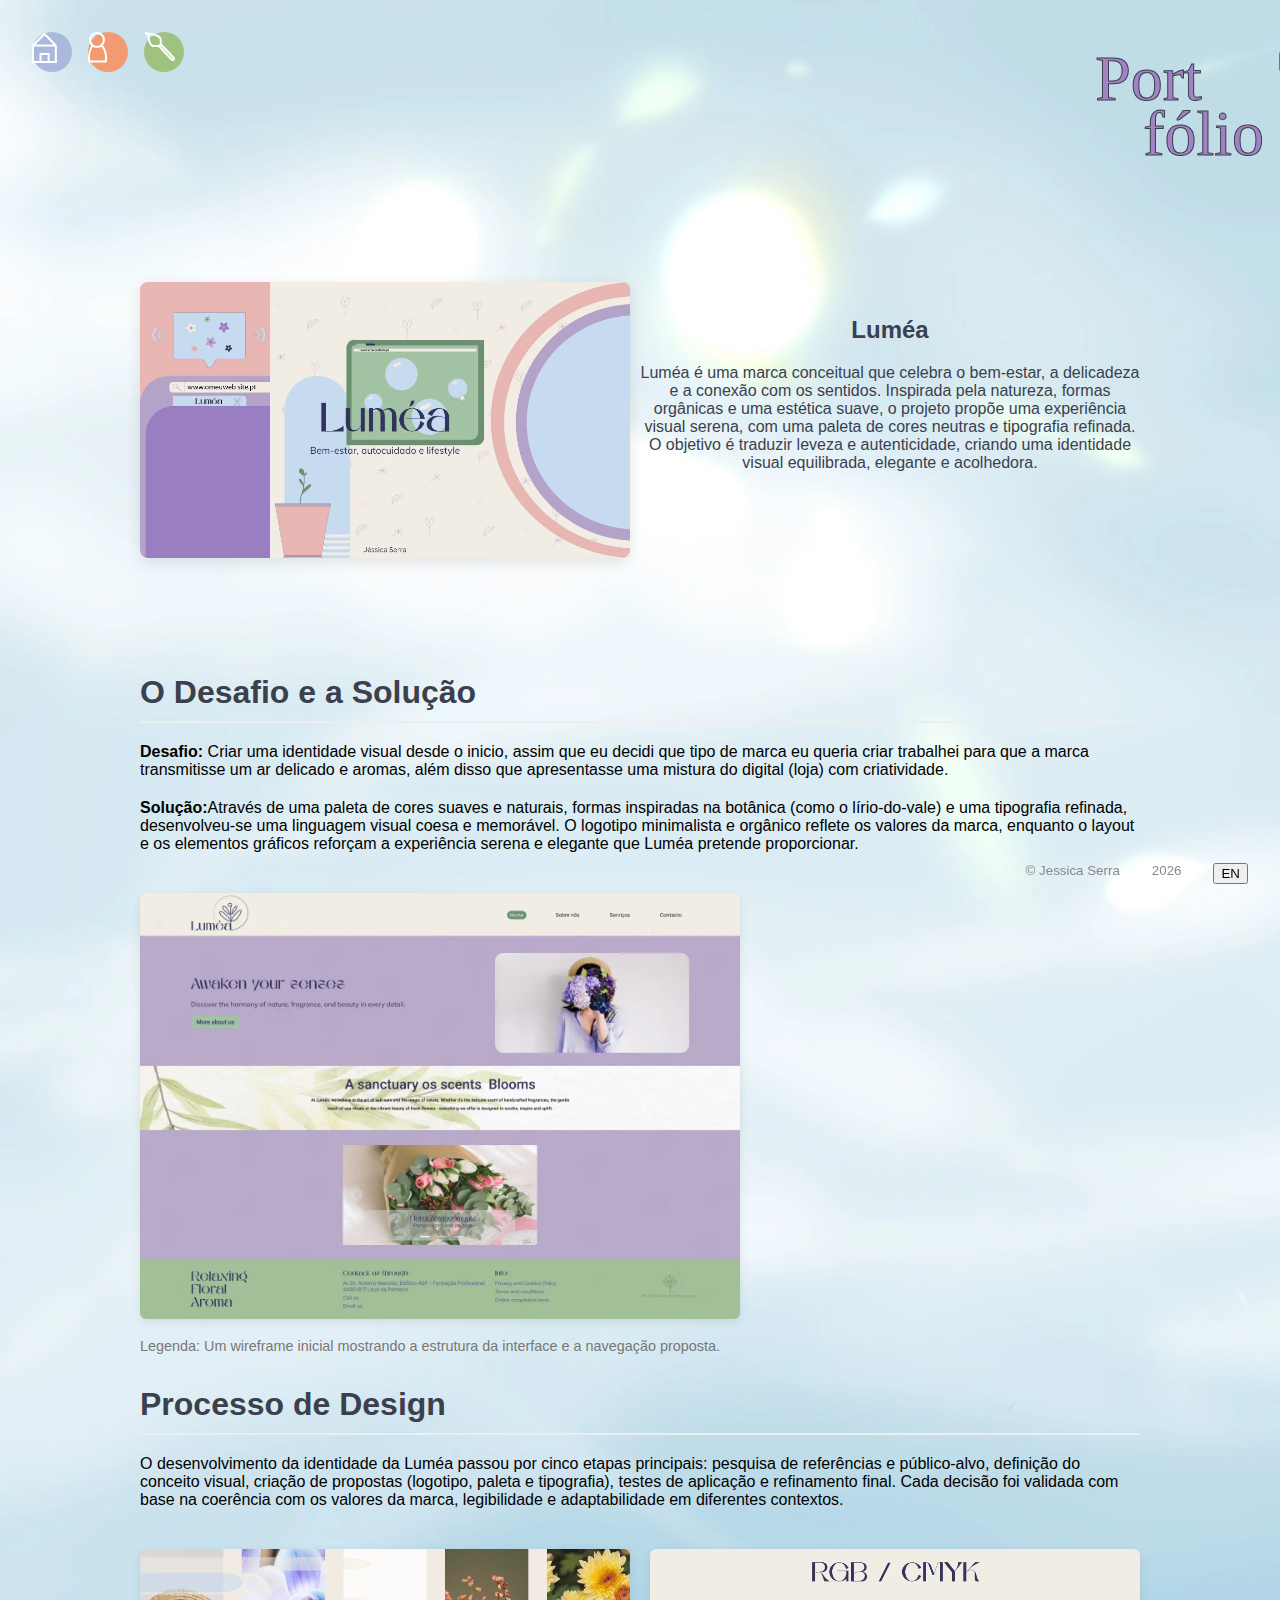
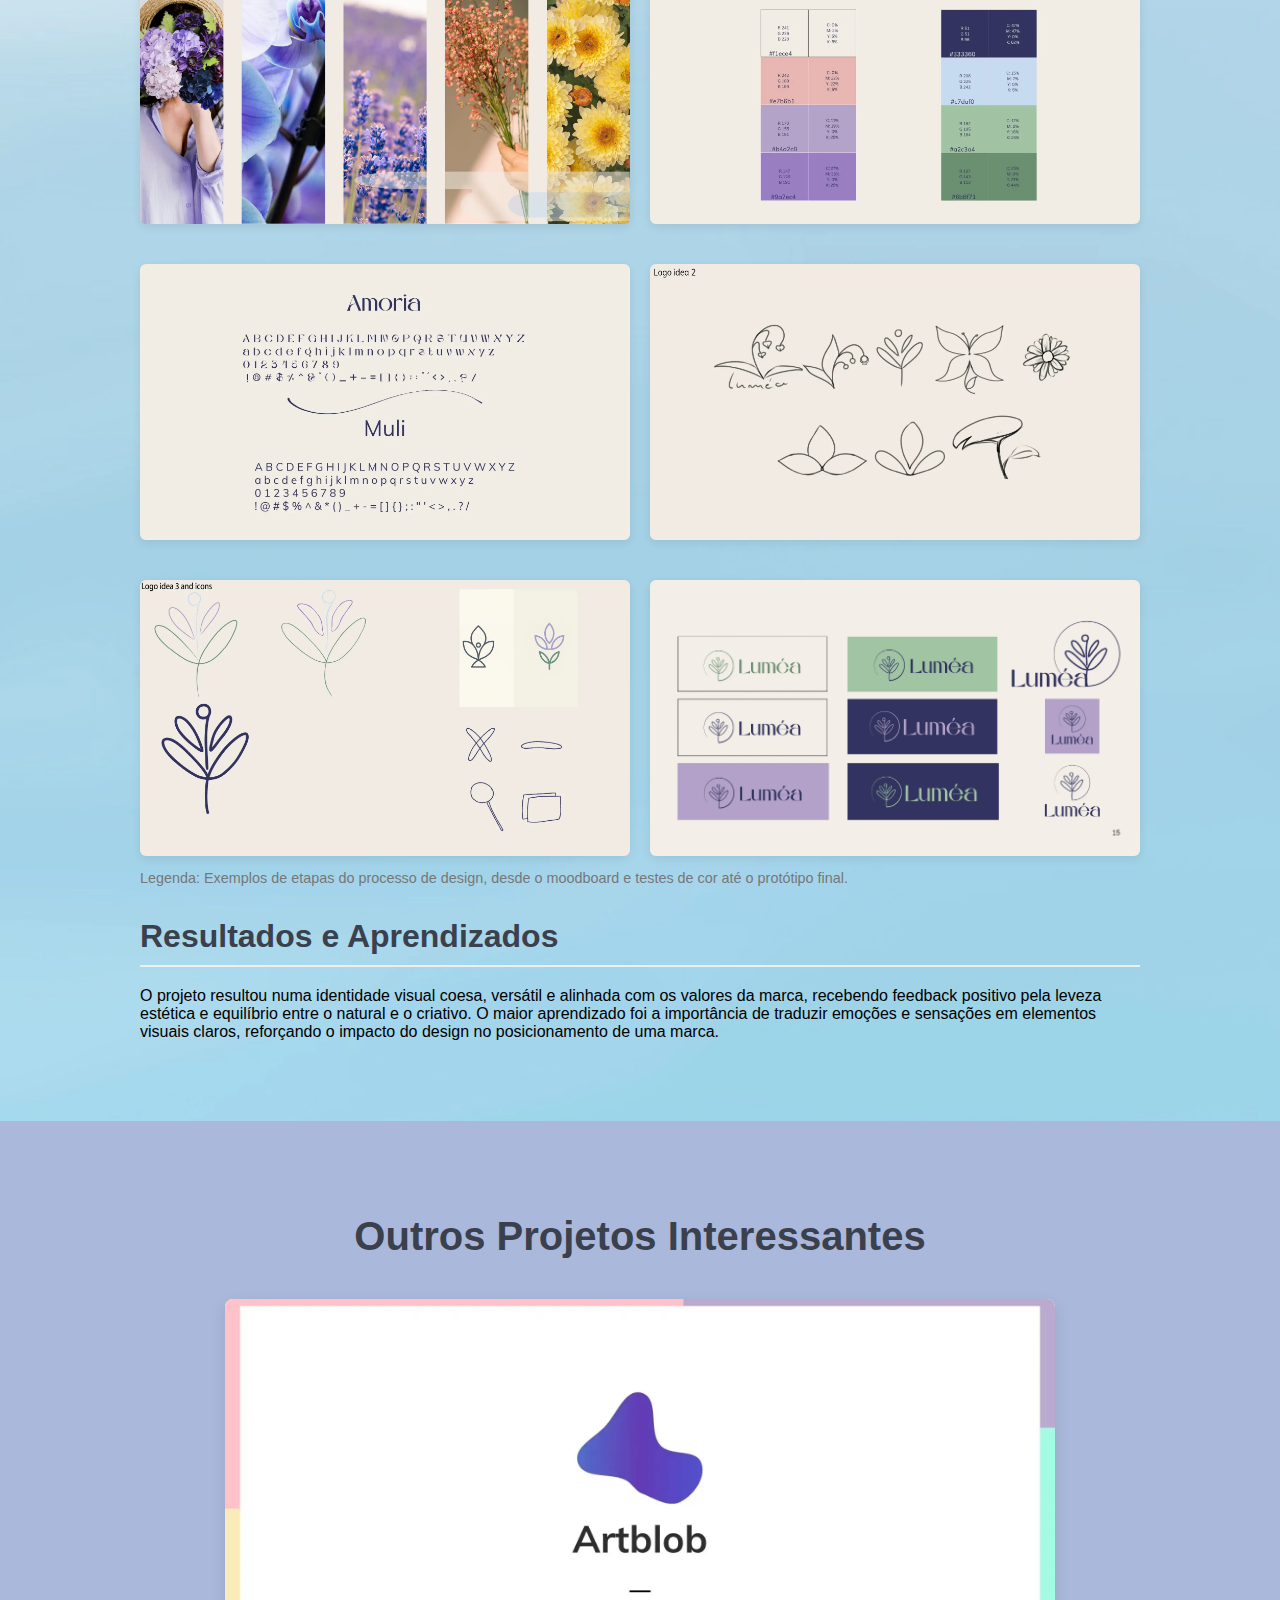
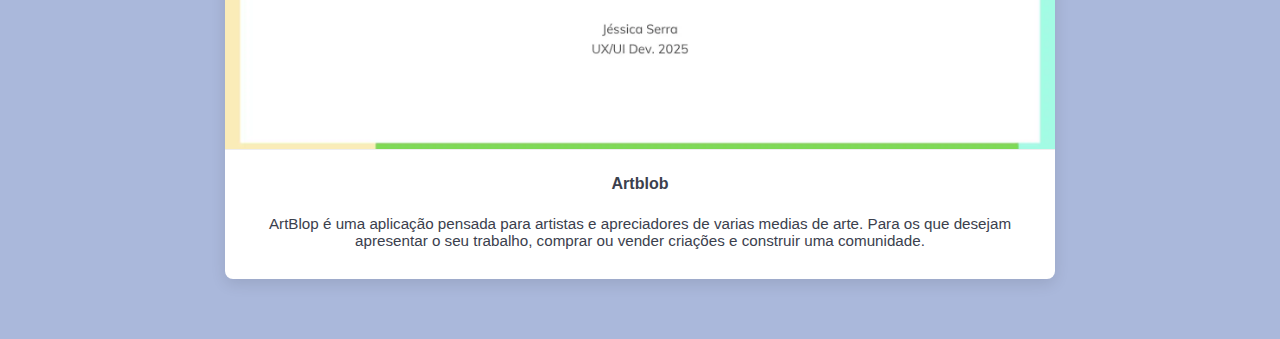
<file: PT/Project1.html>
<!DOCTYPE html>
<html lang="pt">

<head>
    <meta charset="UTF-8">
    <meta name="viewport" content="width=device-width, initial-scale=1.0">
    <title>Digital Bloom - Luméa</title>

    <meta name="description"
        content="Projeto Luméa criado no portfólio Digital Bloom, combinando arranjos florais, bem-estar e fragrâncias sensoriais.">
    <meta name="keywords"
        content="Luméa, arranjos florais, bem-estar, fragrâncias, experiências sensoriais, Projeto, Web development, Branding, Digital Bloom, Jéssica Serra">
    <meta name="author" content="Jéssica Serra">
    <meta name="language" content="Português">

    <link rel="icon" type="image/png" href="../Assets/favicontest3/favicon-32x32.png" sizes="32x32" />
    <link rel="icon" type="image/png" href="../Assets/favicontest3/favicon-16x16.png" sizes="16x16" />

    <link rel="stylesheet" href="../Css/style.css" />

</head>

<body class="projectsDB">

    <header>
        <nav class="navbar">
            <div class="container-fluid">
                <h1 class="portfolio"><a href="../index.html">Port<br><span class="folio">fólio</span></a></h1>
            </div>

            <div class="page-indicators">
                <div class="dot dot-blue" data-page="home"><img src="../Assets/svgs/home.svg" alt="home icon"></div>
                <div class="dot dot-orange" data-page="about"><img src="../Assets/svgs/person.svg" alt="about icon">
                </div>
                <div class="dot dot-green" data-page="projects"><img src="../Assets/svgs/brush.svg" alt="projects icon">
                </div>
            </div>

            <button class="modebtn" id="darkModeToggle" aria-label="Toggle dark mode">☀️</button>
        </nav>

    </header>

    <main class="projects-design">

        <section class="hero-project">
            <div class="container hero-layout">
                <div class="project-media">
                    <img src="../Assets/Design/lumeaS1.webp" alt="Imagem principal do projeto Luméa"
                        onclick="openModal(this.src)">
                </div>
                <div class="hero-text-col">
                    <h2>Luméa</h2>
                    <p>Luméa é uma marca conceitual que celebra o bem-estar, a delicadeza e a conexão com os sentidos.
                        Inspirada pela natureza, formas orgânicas e uma estética suave, o projeto propõe uma experiência
                        visual serena, com uma paleta de cores neutras e tipografia refinada. O objetivo é traduzir
                        leveza e autenticidade, criando uma identidade visual equilibrada, elegante e acolhedora.</p>
                </div>
            </div>
        </section>

        <section class="project-details">
            <div class="container">

                <div class="project-section">
                    <h3>O Desafio e a Solução</h3>
                    <p> <b> Desafio:</b> Criar uma identidade visual desde o inicio, assim que eu decidi que tipo de
                        marca
                        eu queria criar trabalhei para que a marca transmitisse um ar delicado e aromas, além disso que
                        apresentasse uma mistura do digital (loja) com criatividade.<br>
                    </p>
                    <p><b> Solução:</b>Através de uma paleta de cores suaves e naturais, formas inspiradas na botânica
                        (como o
                        lírio-do-vale) e uma tipografia refinada, desenvolveu-se uma linguagem visual coesa e memorável.
                        O logotipo minimalista e orgânico reflete os valores da marca, enquanto o layout e os elementos
                        gráficos reforçam a experiência serena e elegante que Luméa pretende proporcionar.
                    </p>
                    <img src="../Assets/Design/LumeaHifi_home.webp" alt="Detalhe do projeto - high-fi"
                        onclick="openModal(this.src)">
                    <p class="image-caption">Legenda: Um wireframe inicial mostrando a estrutura da interface e a
                        navegação proposta.</p>
                </div>

                <div class="project-section">
                    <h3>Processo de Design</h3>
                    <p>O desenvolvimento da identidade da Luméa passou por cinco etapas principais: pesquisa de
                        referências e público-alvo, definição do conceito visual, criação de propostas (logotipo, paleta
                        e tipografia), testes de aplicação e refinamento final.
                        Cada decisão foi validada com base na coerência com os valores da marca, legibilidade e
                        adaptabilidade em diferentes contextos.</p>
                    <div class="gallery-grid">
                        <img src="../Assets/Design/Imagens.webp" alt="Outra imagem do projeto - moodboard"
                            onclick="openModal(this.src)">
                        <img src="../Assets/Design/lumeacolor.webp" alt="Outra imagem do projeto - colours"
                            onclick="openModal(this.src)">
                        <img src="../Assets/Design/lumeatipo.webp" alt="Outra imagem do projeto - typography"
                            onclick="openModal(this.src)">
                        <img src="../Assets/Design/logo2.webp" alt="Outra imagem do projeto - Logo sketches"
                            onclick="openModal(this.src)">
                        <img src="../Assets/Design/logo3.webp"
                            alt="Outra imagem do projeto - Logo sketches and icons used on moodboard"
                            onclick="openModal(this.src)">
                        <img src="../Assets/Design/logofinal.webp"
                            alt="Outra imagem do projeto - Final logo with colour" onclick="openModal(this.src)">
                    </div>
                    <p class="image-caption">Legenda: Exemplos de etapas do processo de design, desde o moodboard e
                        testes de cor até o protótipo final.</p>
                </div>

                <div class="project-section">
                    <h3>Resultados e Aprendizados</h3>
                    <p>O projeto resultou numa identidade visual coesa, versátil e alinhada com os valores da marca,
                        recebendo feedback positivo pela leveza estética e equilíbrio entre o natural e o criativo.

                        O maior aprendizado foi a importância de traduzir emoções e sensações em elementos visuais
                        claros, reforçando o impacto do design no posicionamento de uma marca.</p>
                </div>
                <div id="imageModal" class="modal">
                    <span class="close" onclick="closeModal()">&times;</span>
                    <img class="modal-content" id="modalimg">
                </div>
            </div>
        </section>

        <section class="related-projects">
            <div class="container">
                <h2>Outros Projetos Interessantes</h2>
                <div class="project-grid">

                    <a href="./Project2.html" class="project-card">
                        <img src="../Assets/Design/Artblob.webp" alt="Miniatura do Projeto Artblob">
                        <h4>Artblob</h4>
                        <p>ArtBlop é uma aplicação pensada para artistas e apreciadores de
                            varias medias de arte. Para os que desejam apresentar o seu trabalho, comprar ou vender
                            criações e construir uma
                            comunidade. </p>
                    </a>

                </div>
            </div>
        </section>

    </main>

    <footer class="text-end">
        <small>© Jessica Serra</small>
        <small id="year">2025</small>
        <button class="lang-toggle" onclick="toggleLanguage()">EN</button>
    </footer>

    <script src="../js/projects.js"></script>
</body>

</html>
</file>
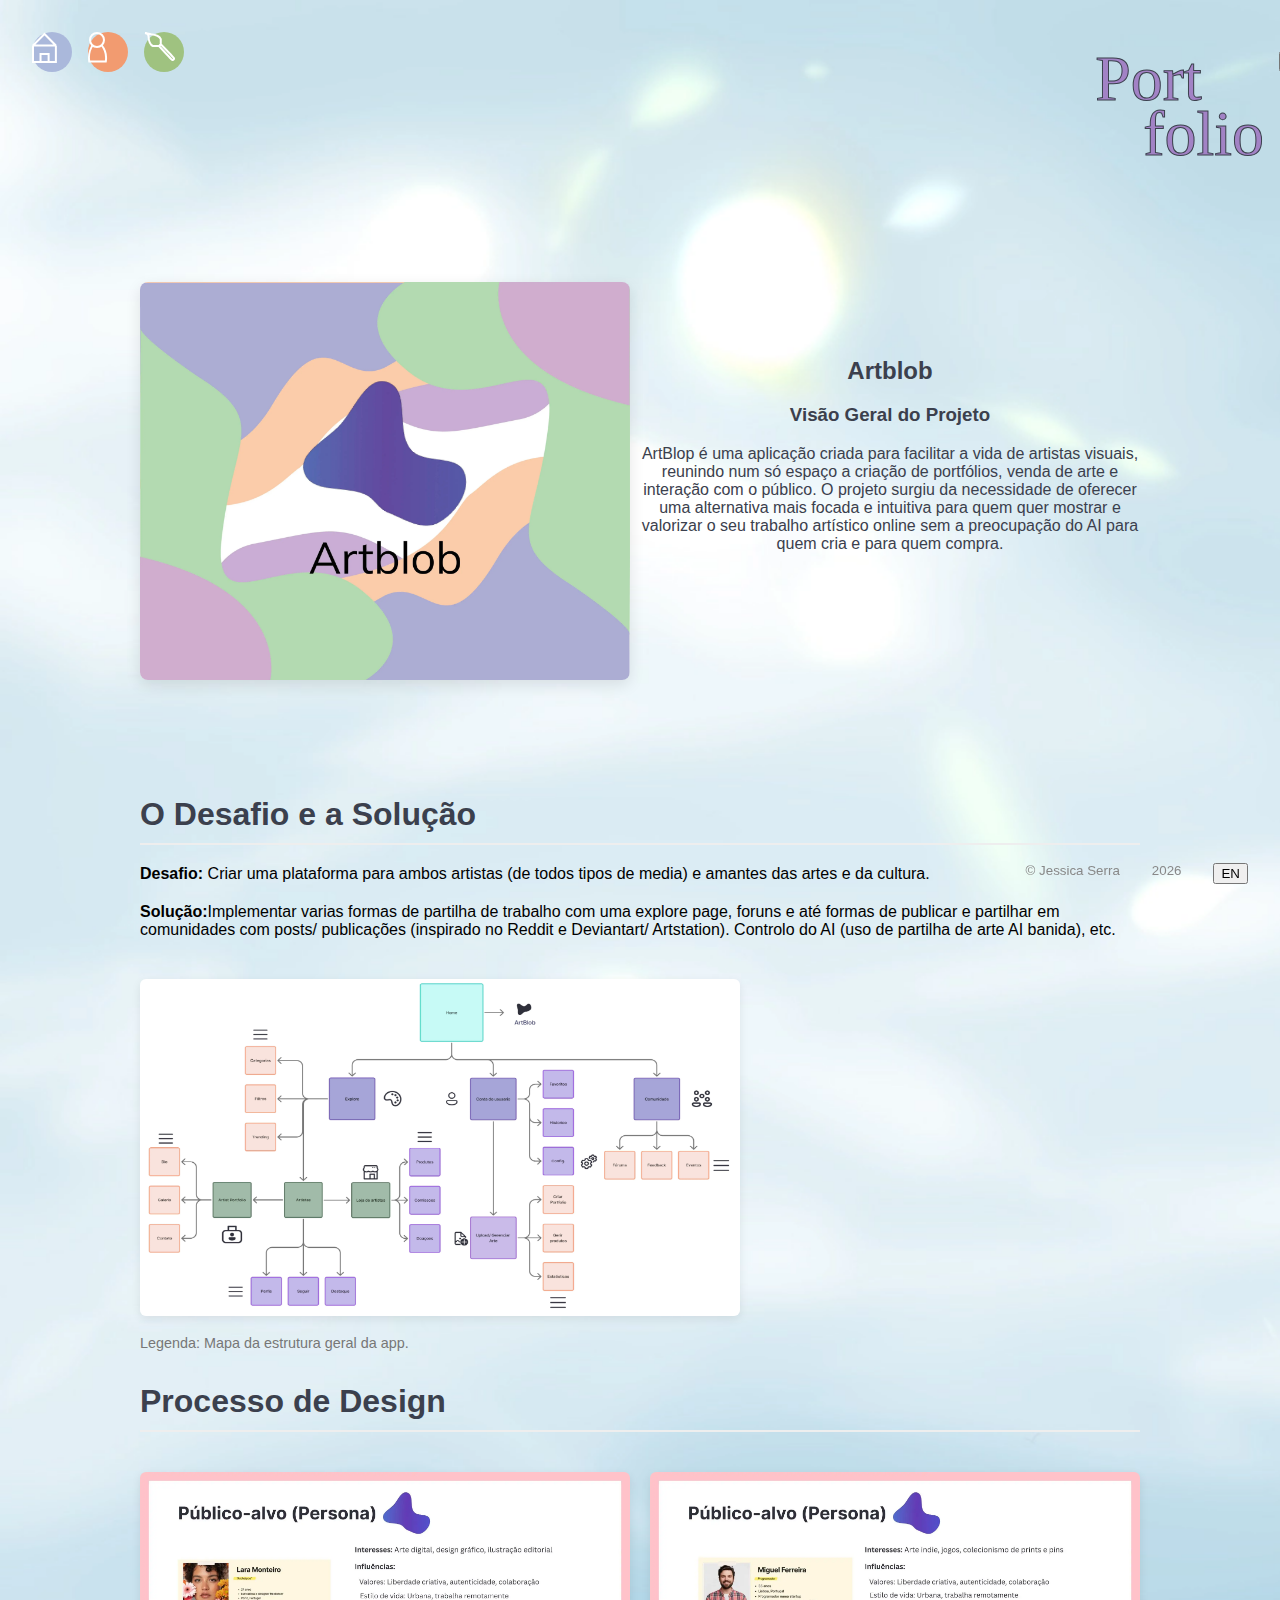
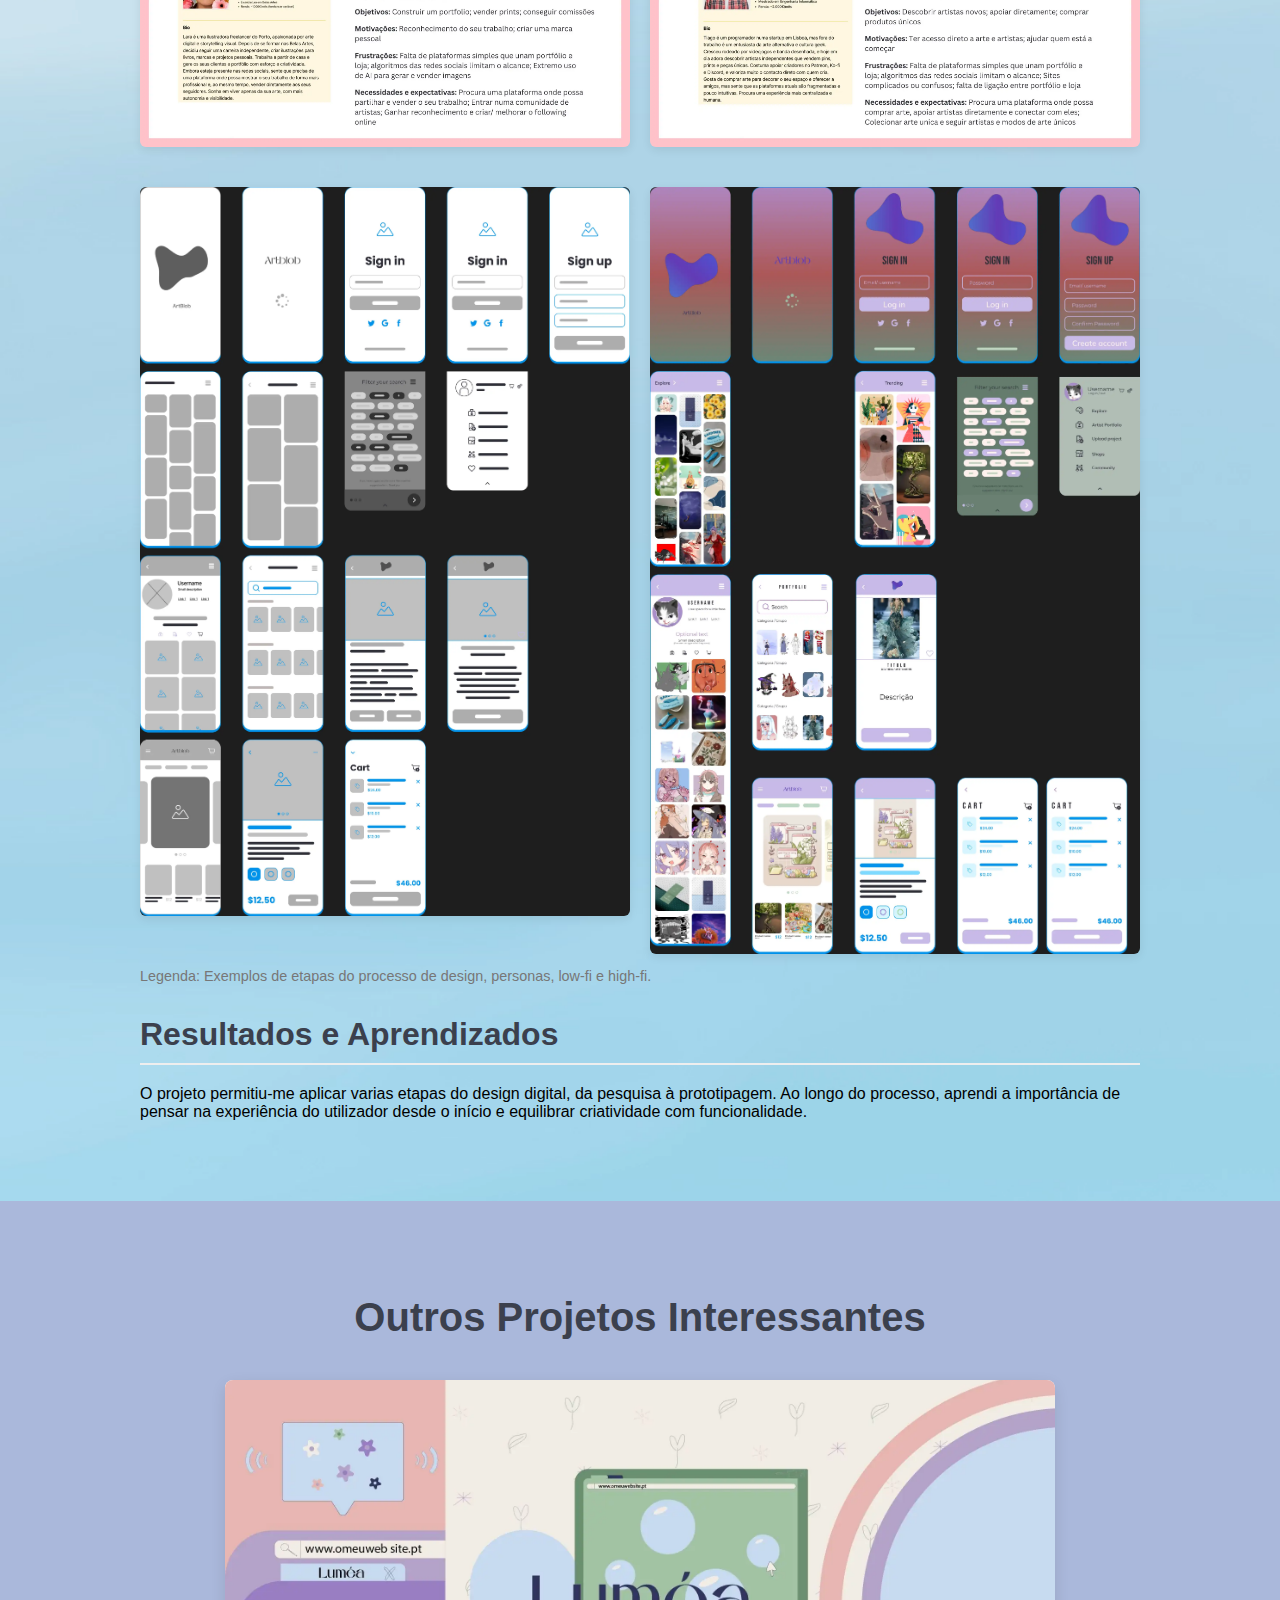
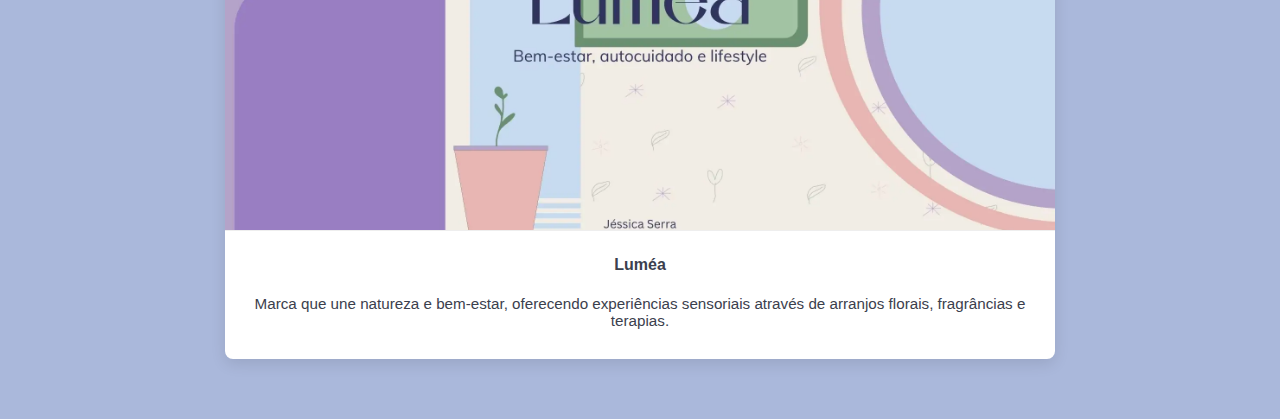
<file: PT/Project2.html>
<!DOCTYPE html>
<html lang="pt">

<head>
    <meta charset="UTF-8">
    <meta name="viewport" content="width=device-width, initial-scale=1.0">
    <title>Digital Bloom - Artblob</title>

    <meta name="description"
        content="ArtBlop, plataforma artística desenvolvida pela Digital Bloom para conectar artistas e fãs.">
    <meta name="keywords"
        content="ArtBlop, plataforma artística, portfólio, vendas de arte, comunidade artística, Projeto, Web development, Branding, Digital Bloom, Jéssica Serra">
    <meta name="author" content="Jéssica Serra">
    <meta name="language" content="Português">

    <link rel="icon" type="image/png" href="../Assets/favicontest3/favicon-32x32.png" sizes="32x32" />
    <link rel="icon" type="image/png" href="../Assets/favicontest3/favicon-16x16.png" sizes="16x16" />

    <link rel="stylesheet" href="../Css/style.css" />


</head>

<body class="projectsDB">

    <header>
        <nav class="navbar">
            <div class="container-fluid">
                <h1 class="portfolio"><a href="./index.html">Port<br><span class="folio">folio</span></a></h1>
            </div>

            <div class="page-indicators">
                <div class="dot dot-blue" data-page="home"><img src="../Assets/svgs/home.svg" alt="home icon"></div>
                <div class="dot dot-orange" data-page="about"><img src="../Assets/svgs/person.svg" alt="about icon">
                </div>
                <div class="dot dot-green" data-page="projects"><img src="../Assets/svgs/brush.svg" alt="projects icon">
                </div>
            </div>
            <button class="modebtn" id="darkModeToggle" aria-label="Toggle dark mode">☀️</button>
        </nav>

    </header>

    <main class="projects-design">

        <section class="hero-project">
            <div class="container hero-layout">
                <div class="project-media">
                    <img src="../Assets/Design/Artblobmainimage.webp" alt="Imagem principal do projeto Artblob"
                        onclick="openModal(this.src)">
                </div>
                <div class="hero-text-col">
                    <h2>Artblob</h2>
                    <h3>Visão Geral do Projeto</h3>
                    <p>ArtBlop é uma aplicação criada para facilitar a vida de artistas visuais, reunindo num só espaço
                        a criação de portfólios, venda de arte e interação com o público. O projeto surgiu da
                        necessidade de oferecer uma alternativa mais focada e intuitiva para quem quer mostrar e
                        valorizar o seu trabalho artístico online sem a preocupação do AI para quem cria e para quem
                        compra.</p>
                </div>
            </div>
        </section>

        <section class="project-details">
            <div class="container">

                <div class="project-section">
                    <h3>O Desafio e a Solução</h3>
                    <p> <b> Desafio:</b> Criar uma plataforma para ambos artistas (de todos tipos de media) e amantes
                        das artes e da cultura.</p>
                    <p><b> Solução:</b>Implementar varias formas de partilha de trabalho com uma explore page, foruns e
                        até formas de publicar e partilhar em comunidades com posts/ publicações (inspirado no Reddit e
                        Deviantart/ Artstation). Controlo do AI (uso de partilha de arte AI banida), etc.
                    </p>
                    <img src="../Assets/Design/appmap.webp" alt="Detalhe do projeto - Arquitetura da app"
                        onclick="openModal(this.src)">
                    <p class="image-caption">Legenda: Mapa da estrutura geral da app.</p>
                </div>


                <div class="project-section">
                    <h3>Processo de Design</h3>
                    <p></p>
                    <div class="gallery-grid">
                        <img src="../Assets/Design/persona1.webp" alt="Outra imagem do projeto - Persona 1"
                            onclick="openModal(this.src)">
                        <img src="../Assets/Design/persona2.webp" alt="Outra imagem do projeto - Persona 2"
                            onclick="openModal(this.src)">
                        <img src="../Assets/Design/artbloblofi.webp" alt="Outra imagem do projeto - Low-fi"
                            onclick="openModal(this.src)">
                        <img src="../Assets/Design/artblobhifi.webp" alt="Outra imagem do projeto - High-fi"
                            onclick="openModal(this.src)">
                    </div>
                    <p class="image-caption">Legenda: Exemplos de etapas do processo de design, personas, low-fi e
                        high-fi.</p>
                </div>


                <div class="project-section">
                    <h3>Resultados e Aprendizados</h3>
                    <p> O projeto permitiu-me aplicar varias etapas do design digital, da pesquisa à prototipagem. Ao
                        longo do processo, aprendi a importância de pensar na experiência do utilizador desde o início e
                        equilibrar criatividade com funcionalidade.</p>
                </div>
                <div id="imageModal" class="modal">
                    <span class="close" onclick="closeModal()">&times;</span>
                    <img class="modal-content" id="modalimg">
                </div>

            </div>
        </section>

        <section class="related-projects">
            <div class="container">
                <h2>Outros Projetos Interessantes</h2>
                <div class="project-grid">
                    <a href="./Project1.html" class="project-card">
                        <img src="../Assets/Design/lumeaS1.webp" alt="Miniatura do Projeto Luméa">
                        <h4>Luméa</h4>
                        <p>Marca que une natureza e bem-estar, oferecendo experiências sensoriais através de
                            arranjos florais, fragrâncias e terapias.</p>
                    </a>
                </div>
            </div>
        </section>
    </main>


    <footer class="text-end">
        <small>© Jessica Serra</small>
        <small id="year">2025</small>
        <button class="lang-toggle" onclick="toggleLanguage()">EN</button>
    </footer>

    <script src="../js/projects.js"></script>
</body>

</html>
</file>
<file: Css/style.css>
@font-face {
    font-family: 'Poppins';
    font-style: normal;
    font-weight: normal;
    font-display: swap;
    src: url(../Assets/Fonts/Poppins-Regular.woff2) format('woff2') url(../Assets/Fonts/Poppins-Regular.woff) format('woff') url(../Assets/Fonts/Poppins-Regular.ttf) format('ttf');
}

@font-face {
    font-family: 'Poppins';
    font-style: thin;
    font-weight: 100;
    font-display: swap;
    src: url(../Assets/Fonts/Poppins-Thin.woff2) format('woff2') url(../Assets/Fonts/Poppins-Thin.woff) format('woff') url(../Assets/Fonts/Poppins-Thin.ttf) format('ttf');
}

@font-face {
    font-family: 'Poppins';
    font-style: semi-bold;
    font-weight: 600;
    font-display: swap;
    src: url(../Assets/Fonts/Poppins-SemiBold.woff2) format('woff2') url(../Assets/Fonts/Poppins-SemiBold.woff) format('woff') url(../Assets/Fonts/Poppins-SemiBold.ttf) format('ttf');
}

@font-face {
    font-family: 'AMORIA', serif;
    font-style: normal;
    font-weight: normal;
    font-display: swap;
    src: url(../assets/Fonts/AMORIA.woff2) format('woff2') url(../assets/Fonts/AMORIA.woff) format('woff') url(../assets/Fonts/AMORIA.ttf) format('ttf');
}

@font-face {
    font-family: 'Poppins';
    font-style: light;
    font-weight: 200;
    font-display: swap;
    src: url(../Assets/Fonts/Epilogue-Light.woff2) format('woff2') url(../Assets/Fonts/Epilogue-Light.woff) format('woff') url(../Assets/Fonts/Epilogue-Light.ttf) format('ttf');
}

@font-face {
    font-family: 'Epilogue';
    font-style: bold;
    font-weight: 700;
    font-display: swap;
    src: url(../Assets/Fonts/Epilogue-Bold.woff2) format('woff2') url(../Assets/Fonts/Epilogue-Bold.woff) format('woff') url(../Assets/Fonts/Epilogue-Bold.ttf) format('ttf');
}

@font-face {
    font-family: 'Epilogue';
    font-style: normal;
    font-weight: normal;
    font-display: swap;
    src: url(../assets/Fonts/Epilogue-Regular.woff2) format('woff2') url(../assets/Fonts/Epilogue-Regular.woff) format('woff') url(../assets/Fonts/Epilogue-Regular.ttf) format('ttf');
}

html {
    scroll-behavior: smooth;
}

body {
    padding: 0;
    margin: 0;
    position: relative;
    overflow-y: auto;
    font-family: 'Poppins', sans-serif;
    background-color: #e6e6e6;
    width: 100vw;
    min-height: 100vh;
    overflow-x: hidden;
}


main {
    display: block;
    width: 100vw;
    height: auto;

}

.background-container {
    position: absolute;
    width: 100vw;
    height: 100vh;
}

/* 1. Background image on the left */

.bg-img {
    position: absolute;
    background-image: url(../Assets/initial_page_bckg_cropped.webp);
    width: 60%;
    height: 100%;
    background-size: cover;
}

/* 2. Semi-transparent overlay */
.bg-overlay {
    position: absolute;
    width: 60%;
    height: 100%;
    background-color: rgba(162, 130, 197, 0.3);
    /* purple tone with 50% opacity */
}

/* 3. Wavy panel background
 This is the wavy panel background that sits on top of the overlay 
 It's an SVG image that covers the entire viewport */
.wavy-panel {
    background-image: url(../Assets/svgs/intial_page_panel.svg);
    background-size: auto;
    background-repeat: no-repeat;
    background-position: right;
    width: 100%;
    height: 100%;
    position: absolute;
    display: flex;
    align-self: end;
    justify-self: end;
}

/* Content sits on top */
.content {
    display: flex;
    flex-direction: column;
    text-align: center;
    position: relative;
    width: 100vw;
    height: 100vh;
    align-content: flex-end;
}

/* The logo is the name Portfolio on the page with the squiggles */

.squiggles {
    position: relative;
    display: flex;
    align-self: flex-end;
    width: 50vw;
    height: 50vh;
    background-image: url(../Assets/tittleandsquiggles.webp);
    background-repeat: no-repeat;
    background-size: contain;
    background-position: center;
    z-index: 1;
}

/* 3 buttons that scroll the user to the page selected*/
.nav-buttons {
    display: flex;
    flex-direction: column;
    align-self: flex-end;
    gap: 2rem;
    width: 32vw;
    z-index: 2;

}

.btn {
    background-color: var(--bubble-color, #F29B70) !important;
    color: #fff !important;
    border: none;
    font-size: 1.2rem;
    transition: transform 0.1s ease, background-color 0.3s ease;
    cursor: pointer;
    width: 15rem;
    height: 3rem;
    position: relative;
    z-index: 3;
    top: 4rem;
}

.btn:active {
    transform: scale(0.98);
}


.btn:hover {
    opacity: 1 !important;
    /* fix for accidental transparency */
}

.btn span.shape {
    height: 2.7rem;
    width: 15rem;
    position: absolute;
    top: 0;
    left: 0;
}

.btn span span {
    content: "";
    position: absolute;
    margin: auto;
    height: 8px;
    width: 2px;
    background: var(--bubble-color, #F29B70);
    opacity: 0;
}

.btn span span:nth-of-type(1) {
    top: -20px;
    left: 0;
    right: 0;
}

.btn span span:nth-of-type(2) {
    bottom: -20px;
    left: 0;
    right: 0;
}

.btn span span:nth-of-type(3) {
    top: 0;
    bottom: 0;
    left: -10px;
}

.btn span span:nth-of-type(4) {
    top: 0;
    bottom: 0;
    right: -10px;
}

.btn span span:nth-of-type(5) {
    top: -20px;
    left: -70%;
    right: 0;
    transform: rotate(-30deg);
}

.btn span span:nth-of-type(6) {
    top: -20px;
    left: 0;
    right: -70%;
    transform: rotate(30deg);
}

.btn span span:nth-of-type(7) {
    bottom: -20px;
    right: 0;
    left: -70%;
    transform: rotate(30deg);
}

.btn span span:nth-of-type(8) {
    bottom: -20px;
    left: 0;
    right: -70%;
    transform: rotate(-30deg);
}

/* animations */
@keyframes bounce {
    0% {
        transform: scale(1);
    }

    50% {
        transform: scale(1.1);
    }

    100% {
        transform: scale(1);
    }
}

.btn.active {
    animation: bounce 0.3s ease-out 1;
    background-color: var(--bubble-color);
}

.btn.active span span:nth-of-type(1) {
    animation: anim1 0.4s ease-out 1;
}

.btn.active span span:nth-of-type(2) {
    animation: anim2 0.4s ease-out 1;
}

.btn.active span span:nth-of-type(3) {
    animation: anim3 0.4s ease-out 1;
}

.btn.active span span:nth-of-type(4) {
    animation: anim4 0.4s ease-out 1;
}

.btn.active span span:nth-of-type(5) {
    animation: anim5 0.4s ease-out 1;
}

.btn.active span span:nth-of-type(6) {
    animation: anim6 0.4s ease-out 1;
}

.btn.active span span:nth-of-type(7) {
    animation: anim7 0.4s ease-out 1;
}

.btn.active span span:nth-of-type(8) {
    animation: anim8 0.4s ease-out 1;
}

@keyframes anim1 {
    0% {
        transform: scaleY(0.5);
        opacity: 0;
    }

    50% {
        transform: translateY(-10px) scaleY(1.4);
        opacity: 1;
    }

    100% {
        transform: translateY(-20px) scaleY(0.5);
        opacity: 0;
    }
}

@keyframes anim2 {
    0% {
        transform: scaleY(1);
        opacity: 0;
    }

    50% {
        transform: translateY(10px) scaleY(1.4);
        opacity: 1;
    }

    100% {
        transform: translateY(20px) scaleY(0.5);
        opacity: 0;
    }
}

@keyframes anim3 {
    0% {
        transform: rotate(90deg) scaleX(0.5);
        opacity: 0;
    }

    50% {
        transform: rotate(90deg) translateY(10px) scaleX(1.4);
        opacity: 1;
    }

    100% {
        transform: rotate(90deg) translateY(20px) scaleX(0.5);
        opacity: 0;
    }
}

@keyframes anim4 {
    0% {
        transform: rotate(90deg) scaleX(0.5);
        opacity: 0;
    }

    50% {
        transform: rotate(90deg) translateY(-10px) scaleX(1.4);
        opacity: 1;
    }

    100% {
        transform: rotate(90deg) translateY(-20px) scaleX(0.5);
        opacity: 0;
    }
}

@keyframes anim5 {
    0% {
        transform: rotate(-30deg) scaleY(0.5);
        opacity: 0;
    }

    50% {
        transform: rotate(-30deg) translateY(-8px) scaleY(1.4);
        opacity: 1;
    }

    100% {
        transform: rotate(-30deg) translateY(-16px) scaleY(0.5);
        opacity: 0;
    }
}

@keyframes anim6 {
    0% {
        transform: rotate(30deg) scaleY(0.5);
        opacity: 0;
    }

    50% {
        transform: rotate(30deg) translateY(-8px) scaleY(1.4);
        opacity: 1;
    }

    100% {
        transform: rotate(30deg) translateY(-16px) scaleY(0.5);
        opacity: 0;
    }
}

@keyframes anim7 {
    0% {
        transform: rotate(30deg) scaleY(0.5);
        opacity: 0;
    }

    50% {
        transform: rotate(30deg) translateY(8px) scaleY(1.4);
        opacity: 1;
    }

    100% {
        transform: rotate(30deg) translateY(16px) scaleY(0.5);
        opacity: 0;
    }
}

@keyframes anim8 {
    0% {
        transform: rotate(-30deg) scaleY(0.5);
        opacity: 0;
    }

    50% {
        transform: rotate(-30deg) translateY(8px) scaleY(1.4);
        opacity: 1;
    }

    100% {
        transform: rotate(-30deg) translateY(16px) scaleY(0.5);
        opacity: 0;
    }
}

/* Footer needs to stay stuck in place and is the same for all pages */
footer {
    display: flex;
    color: #888;
    gap: 2rem;
    right: 2rem;
    bottom: 1rem;
    position: fixed
}

/* Show horizontal scroll container when active */
.scroll-horizontal {
    position: relative;
    height: 1000vh;
    background: #f5f5f5;
}

.element-wrapper {
    display: flex;
    height: 100%;
    width: 100vw;
    will-change: transform;

}

.sticky-wrapper {
    position: sticky;
    top: 0;
    overflow: hidden;
    width: 100vw;
}

/* Home page bellow */
.pageHome {
    background-image: url(../Assets/backgroundlightmode.webp);
    background-size: cover;
    background-position: center;
    width: 100vw;
    height: 100vh;
}

.navbar {
    display: flex;
    justify-content: space-between;
    align-items: center;
    padding: 1rem 1rem;
    position: relative;
    width: 100vw;
    height: 10vh;
}

.portfolio {
    position: absolute;
    top: 2rem;
    right: 5rem;
}

.portfolio a {
    text-decoration: none;
    color: #A282C5;
    -webkit-text-stroke-width: 1px;
    -webkit-text-stroke-color: #3B404D;
    font-family: "AMORIA", serif;
    font-size: 4rem;
    font-style: normal;
    font-weight: 400;
    line-height: 0.8;
}

.folio {
    margin-left: 3rem;
}

.page-indicators {
    display: flex;
    gap: 2rem;
    position: absolute;
    top: 2rem;
    left: 2rem;
    width: 80vw;
    justify-content: flex-start;
    align-items: center;
}

.dot {
    width: 40px;
    height: 40px;
    border-radius: 50%;
    transition: margin-left 1s ease-in-out;
    /* Add transition for smooth movement */
}

.dot-blue {
    background-color: #AAB8DB;
    order: 1;
}

.dot-orange {
    background-color: #F29B70;
    order: 2;
}

.dot-green {
    background-color: #9FC280;
    order: 3;
}

/* Home page bellow*/

.central-container {
    display: flex;
    justify-content: center;
    align-content: center;
    width: 100vw;
    position: relative;
    z-index: 0;
}

.homeimg {
    display: flex;
    align-items: center;
    justify-content: center;
    width: 100vw;
    height: 90vh;
}

.homeimg img {
    width: 75vw;
    height: auto;
}

.central-container p {
    position: absolute;
    font-family: "Poppins", sans-serif;
    font-size: 1.2rem;
    text-align: center;
    width: 20%;
    padding: 0.5rem;
    z-index: 2;
    color: #3B404D !important;
}

.bbtext1 {
    top: 17%;
    left: 17%;
}

.bbtext2 {
    top: 27%;
    right: 26%;
    transform: translateX(50%);
}

.bbtext3 {
    bottom: 26%;
    left: 16%;
    transform: translateY(-50%);
}

.bbtext4 {
    bottom: 20%;
    right: 21%;
    transform: translateY(-50%);
}


/* .central-container {
    position: relative;
    width: 100vw;
    height: 100vh;
}

/* central image */
/* .center-image {
    margin-top: 90px;
    display: flex;
    align-items: center;
    justify-content: center;
    z-index: 1;
}

.FBme {
    width: 20vw;
    height: auto;
}

.item {
    position: absolute;
    width: 30vw;
    z-index: 2;
}

.bbtext {
    z-index: 4;
    font-size: 16px;
    display: flex;
    align-content: center;
    justify-content: center;
}

/* Asymmetrical positioning */
/* .top-left {
    left: 10%;
    transform: rotate(-6deg);
}

.top-right {
    top: 12%;
    right: 5%;
    transform: rotate(4deg);
}

.bottom-left {
    bottom: 40%;
    left: 5%;
    transform: rotate(2deg);
}

.bottom-right {
    bottom: 35%;
    right: 10%;
    transform: rotate(-5deg);
}

.arrow-topleft {
    position: absolute;
    top: 100%;
    left: 80%;
}

.arrow-topright {
    position: absolute;
    top: 100%;
    right: 100%;
}

.arrow-bottomleft {
    position: absolute;
    top: 30%;
    left: 95%;
    transform: rotate(-20deg);
}

.arrow-bottomright {
    position: absolute;
    bottom: 90%;
    right: 100%;
    transform: rotate(-20deg);
}

.arrow {
    height: 50px;
    z-index: 3;
} */

/* About page bellow */
.pageAbout {
    background-image: url(../Assets/backgroundlightmode.webp);
    background-size: cover;
    background-position: center;
    width: 100vw;
    height: 100vh;
}

.about-container {
    position: relative;
    display: flex;
    justify-content: center;
    align-items: center;
    width: 100vw;
    height: 90vh;
}

.abpanel {
    display: flex;
    align-items: center;
    justify-content: center;
    position: absolute;
    width: 100vw;
    height: 80vh;
    z-index: 0;
    padding-top: 2%;
}

.abpanel img {
    width: 90%;
    height: 100%;
}

.mycontent {
    display: flex;
    align-items: center;
    justify-content: center;
    flex-direction: column;
    z-index: 1;
    width: fit-content;
    text-align: center;
    height: 70vh;
    row-gap: 3rem;
}

.divpai {
    display: flex;
    align-items: center;
    justify-content: center;
    width: 50vw;
    height: 30vh;
}

.portrait {
    width: 20vw;
    height: auto;
}

.portrait img {
    width: 100%;
    height: auto;
    bottom: 10%;
}

.info-block {
    text-align: left;
    font-family: "Poppins", sans-serif;
    color: #3B404D;
}

.myself {
    text-align: center;
    font-family: "Poppins", sans-serif;
    max-width: 750px;
    color: #3B404D;
}

.button-section {
    display: flex;
    flex-wrap: wrap;
    gap: 50px;
    justify-content: center;
}

.cv-button {
    --color-main: #9FC280;
    --color-hover: #739654;
    --color-thankyou: #9FC280;
    --color-thankyou-hover: #739654;
    --icon-color: #fff;
    --text-color: #fff;

    display: inline-flex;
    align-items: center;
    justify-content: space-between;
    padding: 16px 24px;
    border: none;
    border-radius: 25px;
    font-size: 16px;
    font-weight: 500;
    cursor: pointer;
    background: var(--color-main);
    color: var(--text-color);
    min-width: 225px;
    transition: all 0.3s ease;
    position: relative;
    box-shadow: 0 4px 12px rgba(0, 0, 0, 0.1);
    overflow: hidden;
    font-family: "Poppins", sans-serif;
}

/* Right angled white part */
.cv-button::after {
    content: "";
    position: absolute;
    right: 0;
    top: 0;
    width: 30%;
    height: 100%;
    background: white;
    clip-path: polygon(30% 0%, 100% 0%, 100% 100%, 0% 100%);
    transition: background 0.3s ease;
    z-index: 1;
}

.btn-icon {
    z-index: 2;
    margin-right: 5px;
    color: var(--color-main);
    font-weight: bold;
    font-size: 18px;

    transform: scale(2);
    display: inline-block;
    line-height: 1;
}

.btn-text {
    z-index: 2;
    color: var(--text-color);
    position: relative;
}

/* Hover */
.cv-button:hover:not(.thank-you):not(.clicking-down):not(.transitioning) {
    background: var(--color-hover);
}

.cv-button:hover:not(.thank-you):not(.clicking-down)::after {
    background: #f3f3f3;
}

.cv-button:hover:not(.thank-you) .btn-icon {
    color: var(--color-hover);
}

/* Clicking down */
.cv-button.clicking-down {
    transform: scale(0.97);
    transition: all 0.15s ease-out;
}

/* Thank You */
.cv-button.thank-you {
    background: var(--color-thankyou);
    border-radius: 25px;
    box-shadow: 0 6px 16px rgba(0, 0, 0, 0.1);
    justify-content: center;
    gap: 12px;
}

.cv-button.thank-you::after {
    display: none;
}

.cv-button.thank-you .btn-text,
.cv-button.thank-you .btn-icon {
    color: white;
}

.cv-button.thank-you:hover {
    background: var(--color-thankyou-hover);
}

.linkedin-button {
    --color-main: #0077b5;
    --color-hover: #005983;
    --icon-color: #0077b5;
    --text-color: white;
}

.linkedin-button .btn-icon {
    color: var(--color-main);
    font-weight: bold;
    font-size: 16px;
    display: flex;
    padding-left: 10%;
}

.linkedin-button:hover .btn-icon {
    color: var(--color-hover);
}


/* Project page bellow */
.pageProjects {
    background-image: url(../Assets/backgroundlightmode.webp);
    background-size: cover;
    background-position: center;
    width: 100vw;
    height: 100vh;
}

.proj-container {
    width: 100vw;
    height: 80vh;
    display: flex;
    flex-direction: column;
    flex-wrap: wrap;
    justify-content: space-evenly;
    align-items: center;
    padding-top: 5%;
}

.proj-text {
    border: 3px solid #C5AEDF;
    background-color: #c5aedf2f;
    border-radius: 20px;
}

.proj-text p {
    font-family: "Poppins", sans-serif;
    font-size: 21px;
    padding: 15px 38px;
    text-align: center;
    margin: 0 auto;
    width: 550px;
    color: #3B404D;
}

/* Illustraçoes */
.proj-ill {
    background-image: url(../Assets/backgroundlightmode.webp);
    background-size: cover;
    background-position: center;
    width: 100vw;
    height: 100vh;
}

.gallery-section {
    display: flex;
    flex-direction: column;
    justify-content: end;
    width: auto;
    height: 30vh;
}

.gallery-section h2 {
    font-family: "Poppins", sans-serif;
    font-size: 2rem;
    color: #333;
    display: flex;
    align-items: stretch;
}

.gallery {
    display: grid;
    grid-template-columns: repeat(4, 1fr);
    justify-items: center;
    height: 10vh;
    gap: 30px;
}

.thumb {
    width: 350px;
    height: 250px;
    object-fit: cover;
    cursor: pointer;
    border-radius: 8px;
    transition: transform 0.2s;
    background-color: white;
    object-fit: cover;
    object-position: center top;
}

.position {
    object-position: center;
}

.thumb:hover {
    transform: scale(1.05);
}

/* Modal styling */
.modal {
    display: none;
    position: fixed;
    z-index: 99;
    top: 0;
    left: 0;
    width: 100vw;
    height: 100vh;
    background-color: rgba(0, 0, 0, 0.85);
    justify-content: center;
    align-items: center;
    overflow: hidden;
}

.modal-content {
    display: block;
    align-items: center;
    justify-content: center;
    border-radius: 10px;
    max-width: 35vw;
    max-height: 100vh;
    width: auto;
    height: auto;
    margin: auto;
    transition: transform 0.3s ease, left 0.3s ease, top 0.3s ease;
    cursor: zoom-in;
    position: relative;
    user-select: none;
}

.zoomed {
    transform: scale(2);
    cursor: grab;
}

.zoomed:active {
    cursor: grabbing;
}

.close {
    position: absolute;
    top: 30px;
    right: 40px;
    font-size: 40px;
    color: white;
    cursor: pointer;
}

.close:hover,
.close:focus {
    color: #ccc;
    text-decoration: none;
}


/* Project Design */
.proj-design {
    background-image: url(../Assets/backgroundlightmode.webp);
    background-size: cover;
    background-position: center;
    width: 100vw;
    height: 100vh;
}

.gallery-sectionD {
    display: flex;
    flex-direction: column;
    justify-content: end;
}

.gallery-sectionD h2 {
    font-family: "Poppins", sans-serif;
    font-size: 2rem;
    color: #333;
    text-align: center;
    align-items: flex-start;
}

.galleryD {
    display: grid;
    grid-template-columns: repeat(2, 1fr);
    align-items: center;
    justify-items: center;
    height: 80vh;
}

.galleryD a {
    display: flex;
    align-items: center;
    justify-content: center;
}

.popup img {
    background-color: orange;
    width: 75%;
    height: 50%;
}

/* Projects page*/
.projectsDB {
    background-image: url(../Assets/backgroundlightmode.webp);
    background-size: cover;
    background-repeat: no-repeat;
}

.container {
    max-width: 1000px;
    margin: 0 auto;
    padding: 0 20px;
}

/* --- Estilos da Secção Principal do Projeto (Hero Project) --- */
.hero-project,
.hero-layout {
    padding: 80px 0 10px;
    text-align: center;
    display: flex;
    align-items: center;
    gap: 10px;
}

.hero-project h1 {
    font-size: 3.5em;
    color: #3B404D;
    margin-bottom: 10px;
    font-weight: 700;
}

.hero-text-col {
    flex: 1;
    min-width: 50%;
    min-height: auto;
    text-align: center;
    margin-bottom: 60px;
    color: #3B404D;
}

.project-media img {
    max-width: 100%;
    height: auto;
    border-radius: 8px;
    box-shadow: 0 5px 15px rgba(0, 0, 0, 0.1);
}

/* --- Estilos dos Detalhes do Projeto --- */
.project-details {
    padding: 60px 0;
}

.details-intro {
    text-align: center;
    margin-bottom: 60px;
}

.details-intro h2 {
    font-size: 2.5em;
    color: #3B404D;
    margin-bottom: 15px;
}

.details-intro p {
    font-size: 1.1em;
    max-width: 800px;
    margin: 0 auto;
    color: #3B404D;
}

.project-section h3 {
    font-size: 2em;
    color: #3B404D;
    margin-bottom: 20px;
    border-bottom: 2px solid #eee;
    padding-bottom: 10px;
}

.project-section p {
    margin-bottom: 20px;
}

.project-section img {
    max-width: 60%;
    height: auto;
    border-radius: 6px;
    box-shadow: 0 3px 10px rgba(0, 0, 0, 0.08);
    margin-top: 20px;
}

.image-caption {
    font-size: 0.9em;
    color: #777;
    margin-bottom: 30px;
}

.gallery-grid {
    display: grid;
    grid-template-columns: repeat(auto-fit, minmax(350px, 1fr));
    margin-top: 20px;
    gap: 20px;
}

.gallery-grid img {
    max-width: 100%;
    width: 100%;
    height: auto;
    object-fit: cover;
    border-radius: 6px;
    box-shadow: 0 3px 10px rgba(0, 0, 0, 0.08);
}

/* --- Estilos da Secção de Projetos Relacionados --- */
.related-projects {
    background-color: #AAB8DB;
    padding: 60px 0;
    text-align: center;
}

.related-projects h2 {
    font-size: 2.5em;
    color: #3B404D;
    margin-bottom: 40px;
}

.project-grid {
    display: flex;
    justify-content: center;
}

.project-card {
    background-color: #fff;
    border-radius: 8px;
    box-shadow: 0 5px 15px rgba(0, 0, 0, 0.1);
    text-decoration: none;
    color: #3B404D;
    overflow: hidden;
    transition: transform 0.3s ease, box-shadow 0.3s ease;
}

.project-card:hover {
    transform: translateY(-5px);
    box-shadow: 0 8px 20px rgba(0, 0, 0, 0.15);
}

.project-card img {
    width: 100%;
    height: 450px;
    object-fit: cover;
    border-bottom: 1px solid #eee;
}

.project-card h3 {
    font-size: 1.5em;
    margin: 15px 15px 5px;
    color: #3B404D;
}

.project-card p {
    font-size: 0.95em;
    color: #3B404D;
    padding: 0 15px 15px;
    width: 800px;
}


@media (max-width: 1588px) {
    .central-container img {
        width: 80vw;
    }

    .central-container p {
        font-size: 1rem;
        width: 20%;
    }

    .bbtext1 {
        top: 7%;
        left: 16%;
    }

    .bbtext2 {
        top: 20%;
        right: 24%;
    }

    .bbtext3 {
        bottom: 27%;
        left: 4%;
    }

    .bbtext4 {
        bottom: 12%;
        right: 30%;
    }
}

@media screen and (max-width: 1450px) and (min-width: 1170px) {

    .navbar {
        padding: 1rem 2rem;
    }

    .page-indicators {
        width: 75vw;
    }

    .bbtext1 {
        top: 17%;
        left: 16%;
    }

    .bbtext2 {
        top: 32%;
        right: 24%;
    }

    .bbtext3 {
        bottom: 7%;
        left: 4%;
    }

    .bbtext4 {
        bottom: 10%;
        right: 30%;
        transform: translateX(50%);
    }
}

@media screen and (max-width:1169px) {

    .page-indicators {
        width: 70vw;
    }
}

/* Tablet and smaller laptops */
@media screen and (max-width: 1025px) {
    .content {
        width: 80vw;
    }

    .wavy-panel {
        width: 20vw;
    }

    .squiggles {
        width: 70vw;
        left: 28%;
    }

    .navbar {
        padding: 1rem 2rem;
    }

    .portfolio a {
        font-size: 3rem;
    }

    .central-container img {
        width: 80vw;
    }

    .central-container p {
        font-size: 1rem;
        width: 30%;
    }

    .bbtext1 {
        top: 16%;
        left: 12%;
    }

    .bbtext2 {
        top: 28%;
        right: 18%;
    }

    .bbtext3 {
        bottom: 28%;
        left: 4%;
    }

    .bbtext4 {
        bottom: 16%;
        right: 20%;
    }

    .btn {
        width: 12rem;
        height: 2.5rem;
        font-size: 1rem;
    }

    .nav-buttons {
        width: 90%;
        align-items: flex-end;
    }
}

@media (max-width: 768px) {
    .homeimg img {
        width: 90vw;
    }

    .central-container p {
        font-size: 0.9rem;
        width: 40%;
        padding: 0.4rem;
    }

    .bbtext1 {
        top: 10%;
        left: 10%;
    }

    .bbtext2 {
        top: 20%;
        right: 10%;
        transform: none;
    }

    .bbtext3 {
        bottom: 30%;
        left: 10%;
        transform: none;
    }

    .bbtext4 {
        bottom: 20%;
        right: 10%;
        transform: none;
    }
}

@media (max-width: 600px) {
    .cv-button {
        min-width: 180px;
        padding: 14px 28px;
        font-size: 15px;
    }

    .button-icon {
        font-size: 16px;
    }
}

@media (max-width: 480px) {
    .homeimg img {
        width: 100vw;
    }

    .central-container p {
        font-size: 0.8rem;
        width: 80%;
        left: 10%;
        right: 10%;
    }

    /* Stack bubbles vertically for small screens */
    .bbtext1 {
        top: 10%;
        left: 10%;
    }

    .bbtext2 {
        top: 25%;
        left: 10%;
        right: auto;
    }

    .bbtext3 {
        top: 40%;
        left: 10%;
        bottom: auto;
    }

    .bbtext4 {
        top: 55%;
        left: 10%;
        bottom: auto;
    }
}
</file>
